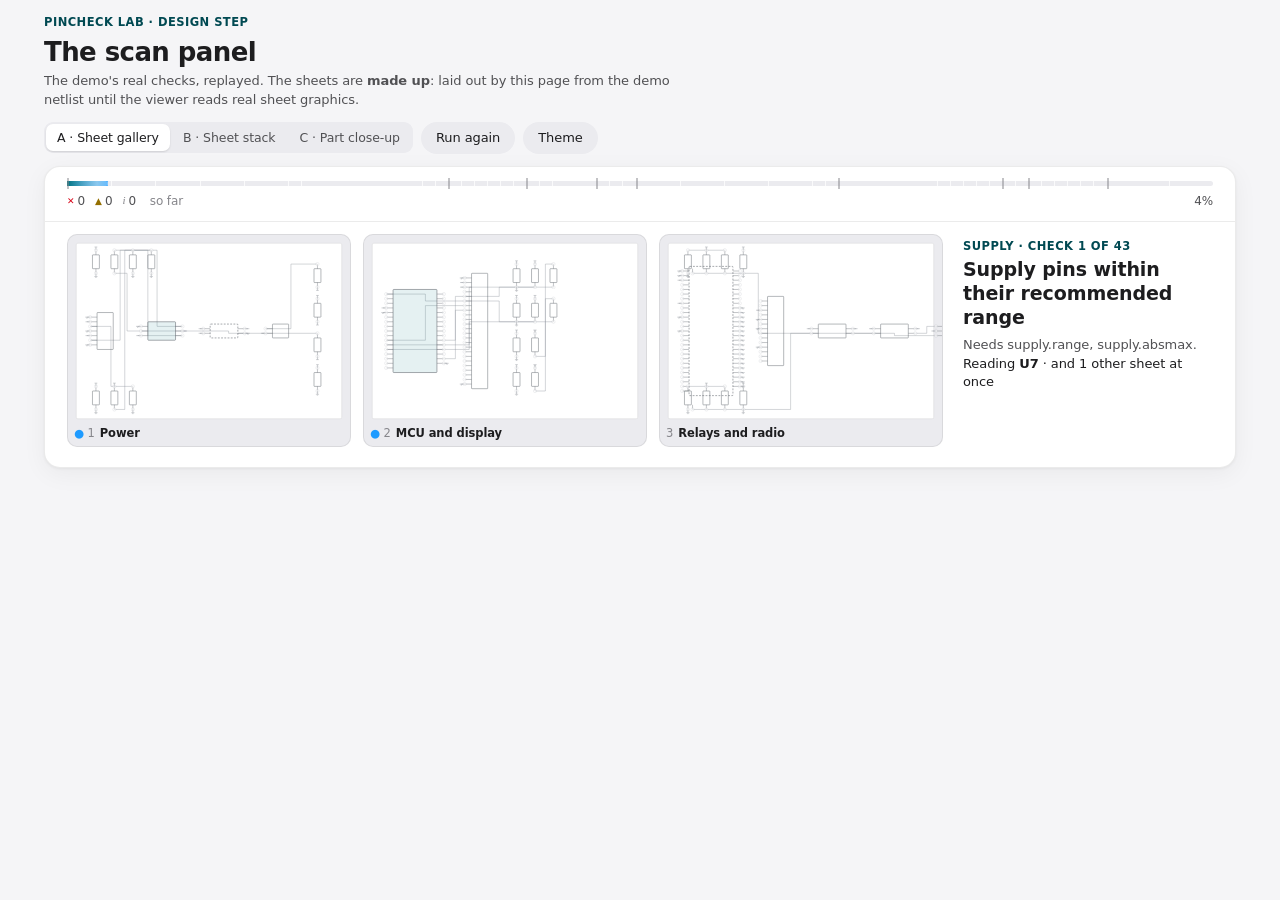
<file: lab/scan-panel.html>
<!DOCTYPE html>
<html lang="en">
<head>
<meta charset="UTF-8">
<!-- Design lab: the panel that shows what Pincheck is scanning while its checks run. Three directions,
     one engine. Not loaded by the tool. The sheets drawn here are laid out by this page from the demo
     netlist (made up), standing in for the sheet graphics the schematic viewer will read. -->
<meta http-equiv="Content-Security-Policy" content="default-src 'self'; script-src 'self'; style-src 'self' 'unsafe-inline'; img-src 'self' data:">
<meta name="viewport" content="width=device-width, initial-scale=1.0">
<meta name="color-scheme" content="light dark">
<title>Pincheck lab · Scan panel</title>
<link rel="stylesheet" href="../assets/suite.css">
<link rel="stylesheet" href="scan-panel.css">
</head>
<body class="sp-body">
<header class="sp-lab-head">
  <div>
    <div class="eyebrow">Pincheck lab · design step</div>
    <h1 class="page-title">The scan panel</h1>
    <p class="sp-lab-note">The demo's real checks, replayed. The sheets are <b>made up</b>: laid out by this page from the demo netlist until the viewer reads real sheet graphics.</p>
  </div>
  <div class="sp-lab-ctl">
    <div class="seg" role="tablist" id="sp-dir">
      <button data-dir="gallery">A · Sheet gallery</button>
      <button data-dir="stack">B · Sheet stack</button>
      <button data-dir="closeup">C · Part close-up</button>
    </div>
    <button class="btn" id="sp-replay">Run again</button>
    <button class="btn" id="sp-theme" title="Light or dark">Theme</button>
  </div>
</header>
<main class="sp-main"><section class="sp-panel card" id="sp-panel"></section><p id="sp-status" class="sp-sr" aria-live="polite"></p></main>
<script src="../assets/cfb.js"></script>
<script src="../assets/schdoc.js"></script>
<script src="../assets/kicad.js"></script>
<script src="../assets/protel.js"></script>
<script src="../assets/design.js"></script>
<script src="../assets/params.js"></script>
<script src="../assets/library.js"></script>
<script src="../assets/checks.js"></script>
<script src="scan-panel.js"></script>
</body>
</html>
</file>
<file: assets/suite.css>
/* Vendored from ee_design_review/assets/styles.css (Signoff EE) so Pincheck shares the suite's tokens and components.
   Do not edit here: re-copy with tools/sync_suite_css.py when Signoff EE's stylesheet changes. */
/* Shared Signoff engine (EE, ME and FW). Edit it in ee_design_review only; me_design_review and
   fw_design_review vendor it unchanged with tools/sync_engine.py. Tool specifics go in assets/config.js. */
/* Signoff — design review tool. Light/dark tokens, then layout, then components. */

:root {
  --bg: #f5f5f7;
  --bg-elev: #ffffff;
  --bg-sunk: #ebebef;
  --sidebar: rgba(246, 246, 248, 0.82);
  --toolbar: rgba(255, 255, 255, 0.78);
  --text: #1d1d1f;
  --text-2: #515154;
  --text-3: #86868b;
  --hair: rgba(0, 0, 0, 0.08);
  --hair-2: rgba(0, 0, 0, 0.14);
  --accent: #00727f;
  --accent-ink: #004952;
  --accent-soft: rgba(0, 114, 127, 0.10);
  --pass: #248a3d;
  --pass-soft: rgba(52, 199, 89, 0.14);
  --issue: #d70015;
  --issue-soft: rgba(255, 59, 48, 0.12);
  --warn: #946f00;
  --warn-soft: rgba(255, 214, 10, 0.22);
  --on-warn: #fff;
  /* Severities tell apart without hue (Chris is colorblind): errors are striped, warnings dotted.
     The *-hatch tokens overlay a soft tint, the *-fill-hatch tokens a solid fill, e.g.
     background: var(--warn-hatch), var(--warn-soft). */
  --issue-hatch: repeating-linear-gradient(-45deg, rgba(215, 0, 21, 0.22) 0 1.5px, transparent 1.5px 6px);
  --warn-hatch: radial-gradient(circle, rgba(148, 111, 0, 0.42) 0 0.8px, transparent 1.3px) 0 0 / 5px 5px;
  --issue-fill-hatch: repeating-linear-gradient(-45deg, rgba(255, 255, 255, 0.45) 0 1px, transparent 1px 4px);
  --warn-fill-hatch: radial-gradient(circle, rgba(255, 255, 255, 0.55) 0 0.7px, transparent 1.1px) 0 0 / 3px 3px;
  --na: #8e8e93;
  --na-soft: rgba(142, 142, 147, 0.14);
  --sev-critical: #d70015;
  --sev-major: #e07800;
  --sev-minor: #a1a1a6;
  --shadow-sm: 0 1px 2px rgba(0, 0, 0, 0.04), 0 1px 1px rgba(0, 0, 0, 0.03);
  --shadow: 0 1px 3px rgba(0, 0, 0, 0.05), 0 6px 24px rgba(0, 0, 0, 0.05);
  --shadow-lg: 0 24px 64px rgba(0, 0, 0, 0.18), 0 2px 8px rgba(0, 0, 0, 0.08);
  --radius: 14px;
  --radius-sm: 9px;
  --sans: -apple-system, BlinkMacSystemFont, "SF Pro Text", "Inter", "Segoe UI Variable Text", "Segoe UI", system-ui, sans-serif;
  --display: -apple-system, BlinkMacSystemFont, "SF Pro Display", "Inter", "Segoe UI Variable Display", "Segoe UI", system-ui, sans-serif;
  --mono: ui-monospace, "SF Mono", "Cascadia Code", Consolas, monospace;
  --ease: cubic-bezier(0.2, 0.8, 0.2, 1);
  color-scheme: light;
}

@media (prefers-color-scheme: dark) {
  :root:not([data-theme="light"]) {
    --bg: #000000;
    --bg-elev: #1c1c1e;
    --bg-sunk: #2c2c2e;
    --sidebar: rgba(28, 28, 30, 0.82);
    --toolbar: rgba(22, 22, 24, 0.78);
    --text: #f5f5f7;
    --text-2: #c7c7cc;
    --text-3: #8e8e93;
    --hair: rgba(255, 255, 255, 0.09);
    --hair-2: rgba(255, 255, 255, 0.16);
    --accent: #3fc1cf;
    --accent-ink: #7fd8e2;
    --accent-soft: rgba(63, 193, 207, 0.14);
    --pass: #30d158;
    --pass-soft: rgba(48, 209, 88, 0.16);
    --issue: #ff453a;
    --issue-soft: rgba(255, 69, 58, 0.16);
    --warn: #ffd60a;
    --warn-soft: rgba(255, 214, 10, 0.14);
    --on-warn: #1c1c1e;
    --issue-hatch: repeating-linear-gradient(-45deg, rgba(255, 69, 58, 0.26) 0 1.5px, transparent 1.5px 6px);
    --warn-hatch: radial-gradient(circle, rgba(255, 214, 10, 0.4) 0 0.8px, transparent 1.3px) 0 0 / 5px 5px;
    --issue-fill-hatch: repeating-linear-gradient(-45deg, rgba(255, 255, 255, 0.45) 0 1px, transparent 1px 4px);
    --warn-fill-hatch: radial-gradient(circle, rgba(0, 0, 0, 0.4) 0 0.7px, transparent 1.1px) 0 0 / 3px 3px;
    --na-soft: rgba(142, 142, 147, 0.2);
    --sev-minor: #636366;
    --shadow-sm: none;
    --shadow: 0 0 0 1px rgba(255, 255, 255, 0.06);
    --shadow-lg: 0 24px 64px rgba(0, 0, 0, 0.6), 0 0 0 1px rgba(255, 255, 255, 0.08);
    color-scheme: dark;
  }
}
:root[data-theme="dark"] {
  --bg: #000000;
  --bg-elev: #1c1c1e;
  --bg-sunk: #2c2c2e;
  --sidebar: rgba(28, 28, 30, 0.82);
  --toolbar: rgba(22, 22, 24, 0.78);
  --text: #f5f5f7;
  --text-2: #c7c7cc;
  --text-3: #8e8e93;
  --hair: rgba(255, 255, 255, 0.09);
  --hair-2: rgba(255, 255, 255, 0.16);
  --accent: #3fc1cf;
  --accent-ink: #7fd8e2;
  --accent-soft: rgba(63, 193, 207, 0.14);
  --pass: #30d158;
  --pass-soft: rgba(48, 209, 88, 0.16);
  --issue: #ff453a;
  --issue-soft: rgba(255, 69, 58, 0.16);
  --warn: #ffd60a;
  --warn-soft: rgba(255, 214, 10, 0.14);
  --on-warn: #1c1c1e;
  --issue-hatch: repeating-linear-gradient(-45deg, rgba(255, 69, 58, 0.26) 0 1.5px, transparent 1.5px 6px);
  --warn-hatch: radial-gradient(circle, rgba(255, 214, 10, 0.4) 0 0.8px, transparent 1.3px) 0 0 / 5px 5px;
  --issue-fill-hatch: repeating-linear-gradient(-45deg, rgba(255, 255, 255, 0.45) 0 1px, transparent 1px 4px);
  --warn-fill-hatch: radial-gradient(circle, rgba(0, 0, 0, 0.4) 0 0.7px, transparent 1.1px) 0 0 / 3px 3px;
  --na-soft: rgba(142, 142, 147, 0.2);
  --sev-minor: #636366;
  --shadow-sm: none;
  --shadow: 0 0 0 1px rgba(255, 255, 255, 0.06);
  --shadow-lg: 0 24px 64px rgba(0, 0, 0, 0.6), 0 0 0 1px rgba(255, 255, 255, 0.08);
  color-scheme: dark;
}

* { box-sizing: border-box; }
html, body { margin: 0; height: 100%; }
body {
  background: var(--bg);
  color: var(--text);
  font: 14px/1.45 var(--sans);
  -webkit-font-smoothing: antialiased;
  letter-spacing: -0.006em;
}
button, input, select, textarea { font: inherit; color: inherit; letter-spacing: inherit; }
button { cursor: pointer; }
[hidden] { display: none !important; }
:focus-visible { outline: 3px solid var(--accent-soft); outline-offset: 1px; border-radius: 6px; }
::selection { background: var(--accent-soft); }

/* ── App layout ── */
.app { display: grid; grid-template-columns: 272px 1fr; height: 100vh; height: 100dvh; }
/* The banner wraps to several lines on a phone, so the app takes what's left instead of a fixed 33px. */
body.has-banner { display: flex; flex-direction: column; height: 100vh; height: 100dvh; }
body.has-banner .demo-banner { flex: none; }
body.has-banner .app { flex: 1; min-height: 0; height: auto; }
.sidebar {
  background: var(--sidebar);
  backdrop-filter: saturate(180%) blur(24px);
  -webkit-backdrop-filter: saturate(180%) blur(24px);
  border-right: 1px solid var(--hair);
  display: flex; flex-direction: column; min-height: 0;
}
.main { position: relative; overflow: auto; min-width: 0; scroll-behavior: smooth; }

/* ── Sidebar ── */
.brand { display: flex; align-items: center; gap: 10px; padding: 20px 18px 14px; }
/* A touch taller than the name and subtitle beside it (44 px when the subtitle wraps). */
.brand-mark { width: 46px; height: 46px; border-radius: 12px; background: #004952; display: grid; place-items: center; flex: none; }
.brand-mark svg { width: 17px; height: 28px; }
.brand-text { line-height: 1.1; }
.brand-name { font: 600 15px/1.1 var(--display); letter-spacing: -0.01em; }
.brand-sub { font-size: 11px; color: var(--text-3); letter-spacing: 0.08em; text-transform: uppercase; margin-top: 3px; }

.side-search { margin: 0 14px 10px; position: relative; }
.side-search input {
  width: 100%; border: none; border-radius: 9px; padding: 7px 10px 7px 30px;
  background: var(--bg-sunk); font-size: 13px; outline: none;
}
.side-search svg { position: absolute; left: 10px; top: 50%; transform: translateY(-50%); width: 13px; height: 13px; color: var(--text-3); }

.side-head { display: flex; align-items: center; justify-content: space-between; padding: 8px 18px 6px; }
.side-head .side-fold { margin-left: auto; }
.side-label { font-size: 11px; font-weight: 600; color: var(--text-3); text-transform: uppercase; letter-spacing: 0.06em; }
.side-list { flex: 1; overflow-y: auto; overflow-x: hidden; padding: 2px 10px 12px; }
.proj {
  display: flex; align-items: center; gap: 10px; width: 100%; text-align: left;
  border: none; background: transparent; border-radius: 9px; padding: 8px 10px; margin-bottom: 1px;
  transition: background 0.15s;
}
.proj:hover { background: var(--hair); }
.proj.active { background: var(--accent); color: #fff; }
.proj.active .proj-sub { color: rgba(255, 255, 255, 0.75); }
.proj-body { flex: 1; min-width: 0; overflow: hidden; }
/* Block-level, or the ellipsis never applies and long names run past the row to the panel edge. */
.proj-name { display: block; font-weight: 500; font-size: 13.5px; white-space: nowrap; overflow: hidden; text-overflow: ellipsis; }
.proj-sub { display: block; font-size: 12px; color: var(--text-3); white-space: nowrap; overflow: hidden; text-overflow: ellipsis; }
.proj-dirty { width: 7px; height: 7px; border-radius: 50%; background: var(--warn); flex: none; }
.proj.active .proj-dirty { background: #fff; }
.side-empty { color: var(--text-3); font-size: 13px; padding: 12px 10px; }
.side-archived { margin-top: 10px; }
.side-group + .side-group { margin-top: 6px; }
.side-group-head { display: flex; align-items: center; gap: 6px; width: 100%; padding: 6px 8px 4px; border: 0; border-radius: 6px; background: none; color: var(--text-3); font: inherit; font-size: 11px; font-weight: 600; text-transform: uppercase; letter-spacing: 0.06em; text-align: left; cursor: pointer; }
.side-group-head:hover { color: var(--text-2); }
.side-group-head svg { width: 12px; height: 12px; flex: none; transition: transform 0.15s; }
.side-group-head[aria-expanded="false"] svg { transform: rotate(-90deg); }
.side-group-name { flex: 1; min-width: 0; overflow: hidden; white-space: nowrap; text-overflow: ellipsis; }
.side-group-count { font-weight: 500; letter-spacing: 0; }

.side-foot { border-top: 1px solid var(--hair); padding: 10px 12px; display: flex; align-items: center; gap: 8px; }
.sync-pill {
  flex: 1; display: flex; align-items: center; gap: 8px; border: none; background: transparent;
  border-radius: 9px; padding: 7px 8px; text-align: left; min-width: 0;
}
.sync-pill:hover { background: var(--hair); }
.sync-dot { width: 8px; height: 8px; border-radius: 50%; background: var(--text-3); flex: none; }
.sync-dot[data-tone="ok"] { background: var(--pass); }
.sync-dot[data-tone="warn"] { background: var(--warn); }
.sync-dot[data-tone="error"] { background: var(--issue); }
.sync-dot[data-tone="busy"] { background: var(--accent); animation: pulse 1s infinite; }
@keyframes pulse { 50% { opacity: 0.3; } }
.sync-text { min-width: 0; line-height: 1.25; display: flex; flex-direction: column; }
.sync-title { font-size: 12.5px; font-weight: 500; white-space: nowrap; overflow: hidden; text-overflow: ellipsis; }
.sync-sub { font-size: 11px; color: var(--text-3); white-space: nowrap; overflow: hidden; text-overflow: ellipsis; }
/* The signed-in GitHub account, on the pill's second line: who this page is acting as, at a glance. */
.sync-sub.sync-who { font-size: 12.5px; font-weight: 600; color: var(--text-2); }

/* ── Buttons ── */
.btn {
  display: inline-flex; align-items: center; justify-content: center; gap: 6px;
  border: none; border-radius: 980px; padding: 7px 15px; font-size: 13px; font-weight: 500;
  background: var(--bg-sunk); color: var(--text); white-space: nowrap;
  transition: background 0.15s, transform 0.1s, opacity 0.15s;
}
.btn:hover { background: var(--hair-2); }
.btn:active { transform: scale(0.97); }
.btn:disabled { opacity: 0.45; pointer-events: none; }
.btn-primary { background: var(--accent); color: #fff; }
.btn-primary:hover { background: var(--accent-ink); }
:root[data-theme="dark"] .btn-primary:hover { background: #2aa7b5; }
.btn-plain { background: transparent; color: var(--accent); padding-left: 8px; padding-right: 8px; }
.btn-plain:hover { background: var(--accent-soft); }
.btn-danger { background: var(--issue-soft); color: var(--issue); }
.btn-danger:hover { background: var(--issue); color: #fff; }
.btn svg { width: 15px; height: 15px; }
.icon-btn {
  width: 30px; height: 30px; border-radius: 8px; border: none; background: transparent; color: var(--text-2);
  display: inline-grid; place-items: center; flex: none; transition: background 0.15s;
}
.icon-btn:hover { background: var(--hair); color: var(--text); }
.icon-btn svg { width: 17px; height: 17px; }
.badge { min-width: 18px; height: 18px; padding: 0 5px; border-radius: 9px; background: var(--warn); color: var(--on-warn); font-size: 11px; font-weight: 600; display: inline-grid; place-items: center; }

/* ── Toolbar ── */
.toolbar {
  position: sticky; top: 0; z-index: 20; height: 56px;
  display: flex; align-items: center; gap: 12px; padding: 0 28px;
  background: var(--toolbar);
  backdrop-filter: saturate(180%) blur(20px);
  -webkit-backdrop-filter: saturate(180%) blur(20px);
  border-bottom: 1px solid var(--hair);
}
.toolbar-title { display: none; font: 600 15px var(--display); flex: none; max-width: 32ch; white-space: nowrap; overflow: hidden; text-overflow: ellipsis; opacity: 0; transition: opacity 0.2s; }
.toolbar.scrolled .toolbar-title { opacity: 1; }
.toolbar-center { flex: 1; display: flex; justify-content: flex-start; min-width: 0; }
.toolbar-actions { display: flex; gap: 6px; align-items: center; flex: none; }
.menu-toggle { display: none; }

/* Segmented control */
.seg {
  display: inline-flex; background: var(--bg-sunk); border-radius: 9px; padding: 2px; gap: 2px;
  max-width: 100%; overflow-x: auto; scrollbar-width: none;
}
.seg::-webkit-scrollbar { display: none; }
.seg button {
  border: none; background: transparent; border-radius: 7px; padding: 4px 11px; font-size: 12.5px; font-weight: 500;
  color: var(--text-2); white-space: nowrap; transition: background 0.15s, color 0.15s, box-shadow 0.15s;
  display: inline-flex; align-items: center; gap: 6px;
}
.seg button:hover { color: var(--text); }
.seg button.on { background: var(--bg-elev); color: var(--text); box-shadow: 0 1px 3px rgba(0, 0, 0, 0.12), 0 0 0 0.5px rgba(0, 0, 0, 0.04); }
.seg .count { font-size: 11px; color: var(--text-3); font-variant-numeric: tabular-nums; }
.seg button .dot { width: 6px; height: 6px; border-radius: 50%; background: var(--issue); }

/* ── Page ── */
.page { max-width: 1060px; margin: 0 auto; padding: 36px 32px 120px; }
.eyebrow { font-size: 12px; font-weight: 600; color: var(--accent); letter-spacing: 0.04em; text-transform: uppercase; margin-bottom: 6px; }
.page-title { font: 700 34px/1.12 var(--display); letter-spacing: -0.022em; margin: 0 0 8px; }
.page-sub { color: var(--text-2); font-size: 15px; display: flex; flex-wrap: wrap; gap: 6px 14px; align-items: center; }
.page-sub .sep { color: var(--text-3); margin: 0 7px; }
.chips { display: flex; flex-wrap: wrap; gap: 6px; }
.chip { font-size: 12px; padding: 3px 10px; border-radius: 980px; background: var(--bg-sunk); color: var(--text-2); white-space: nowrap; }
.chip.accent { background: var(--accent-soft); color: var(--accent-ink); }
.page-head { display: flex; gap: 24px; align-items: flex-start; justify-content: space-between; margin-bottom: 28px; }
.page-head-text { min-width: 0; flex: 1; }
/* A board's picture beside the progress ring, when a checker stored one (Fabcheck's previews) */
.head-visual { display: flex; align-items: center; gap: 22px; flex: none; }
.head-pic { position: relative; }
.head-pic:empty { display: none; }
.head-pic-img { display: block; padding: 0; border: none; background: none; border-radius: 10px; }
button.head-pic-img { cursor: pointer; }
.head-pic-img img { display: block; width: 240px; max-width: 38vw; max-height: 150px; object-fit: contain; filter: drop-shadow(0 10px 18px rgba(0, 0, 0, 0.22)); transition: transform 0.2s var(--ease); }
button.head-pic-img:hover img { transform: translateY(-2px) scale(1.02); }
.head-pic .seg { position: absolute; right: 0; bottom: -10px; opacity: 0; transition: opacity 0.15s; }
.head-pic:hover .seg, .head-pic:focus-within .seg { opacity: 1; }
.head-pic .seg button { padding: 2px 8px; font-size: 11px; }
/* Part models (config.previews.models, Signoff ME): the 3D side, who stored the model, and its actions,
   under the picture. With them the side toggle sits under the picture too. */
.head-3d { display: block; width: 240px; max-width: 38vw; height: 150px; border-radius: 10px; cursor: grab; touch-action: none; }
.head-pic:has(.head-pic-by, .head-pic-acts) { display: flex; flex-direction: column; align-items: center; gap: 6px; }
.head-pic:has(.head-pic-by) .seg { position: static; opacity: 1; }
.head-pic-by { font-size: 11.5px; color: var(--text-2); text-align: center; max-width: 260px; }
.head-pic-part { font: inherit; font-size: 11.5px; padding: 1px 4px; border-radius: 6px; border: 1px solid var(--hair-2); background: var(--bg-elev); color: var(--text); }
.head-pic-acts { display: flex; gap: 6px; flex-wrap: wrap; justify-content: center; }
/* Touch screens: the side toggle sits under the picture, not over it. */
@media (hover: none) {
  .head-pic { display: flex; flex-direction: column; align-items: center; gap: 8px; }
  .head-pic .seg { position: static; opacity: 1; }
}

/* Cards */
.card { background: var(--bg-elev); border-radius: var(--radius); box-shadow: var(--shadow); }
.grid { display: grid; gap: 14px; }
.grid-4 { grid-template-columns: repeat(4, 1fr); }
.grid-3 { grid-template-columns: repeat(auto-fill, minmax(290px, 1fr)); }
.stat { padding: 16px 18px; }
.stat-num { font: 600 28px/1 var(--display); font-variant-numeric: tabular-nums; letter-spacing: -0.02em; }
.stat-label { font-size: 12.5px; color: var(--text-3); margin-top: 6px; }
.stat.pass .stat-num { color: var(--pass); }
.stat.issue .stat-num { color: var(--issue); }
.stat-link { border: none; text-align: left; font: inherit; color: inherit; transition: transform 0.2s var(--ease), box-shadow 0.2s; }
.stat-link:hover { transform: translateY(-2px); box-shadow: var(--shadow-lg); }
.section-title { font: 600 19px var(--display); letter-spacing: -0.012em; margin: 36px 0 14px; display: flex; align-items: center; justify-content: space-between; gap: 12px; }

.cl-card { padding: 18px; border: none; text-align: left; display: flex; flex-direction: column; gap: 14px; transition: transform 0.2s var(--ease), box-shadow 0.2s; }
.cl-card:hover { transform: translateY(-2px); box-shadow: var(--shadow-lg); }
.cl-card-top { display: flex; justify-content: space-between; align-items: flex-start; gap: 10px; }
.cl-card-title { font: 600 16px var(--display); }
.cl-card-desc { font-size: 12.5px; color: var(--text-3); margin-top: 3px; line-height: 1.35; display: -webkit-box; -webkit-line-clamp: 2; -webkit-box-orient: vertical; overflow: hidden; }
.cl-card-top > div:first-child { min-width: 0; }
.cl-card-foot { display: flex; gap: 12px; font-size: 12px; color: var(--text-2); font-variant-numeric: tabular-nums; }
.cl-card-foot b { font-weight: 600; }
.bar { height: 6px; border-radius: 3px; background: var(--bg-sunk); overflow: hidden; display: flex; }
.bar i { display: block; height: 100%; transition: width 0.4s var(--ease); }
.bar .b-pass { background: var(--pass); }
.bar .b-issue { background: var(--issue-fill-hatch), var(--issue); }
.bar .b-na { background: var(--na); opacity: 0.45; }

/* Progress ring */
.ring { position: relative; flex: none; }
.ring svg { display: block; transform: rotate(-90deg); }
.ring-track { stroke: var(--bg-sunk); }
.ring-val { stroke: var(--accent); transition: stroke-dashoffset 0.6s var(--ease); }
.ring-label { position: absolute; inset: 0; display: grid; place-items: center; text-align: center; font-variant-numeric: tabular-nums; }
.ring-label b { font: 600 22px/1 var(--display); letter-spacing: -0.02em; display: block; }
.ring-label span { font-size: 11px; color: var(--text-3); }

/* ── Checklist view ── */
.cl-head { display: flex; align-items: flex-end; justify-content: space-between; gap: 20px; margin-bottom: 18px; }
.filters { display: flex; gap: 10px; align-items: center; flex-wrap: wrap; margin-bottom: 18px; }
.search { position: relative; flex: 1; min-width: 180px; max-width: 320px; }
.search input { width: 100%; border: none; border-radius: 9px; padding: 7px 10px 7px 30px; background: var(--bg-elev); box-shadow: var(--shadow-sm), inset 0 0 0 1px var(--hair); font-size: 13px; outline: none; }
.search input:focus { box-shadow: inset 0 0 0 2px var(--accent); }
.search svg { position: absolute; left: 10px; top: 50%; transform: translateY(-50%); width: 13px; height: 13px; color: var(--text-3); }

.sec { margin-bottom: 14px; overflow: hidden; }
.sec-head { display: flex; align-items: center; gap: 12px; padding: 14px 16px 14px 18px; cursor: pointer; user-select: none; }
.sec-chev { width: 14px; height: 14px; color: var(--text-3); transition: transform 0.2s var(--ease); flex: none; }
.sec.collapsed .sec-chev { transform: rotate(-90deg); }
.sec-title { font: 600 15px var(--display); flex: 1; min-width: 0; letter-spacing: -0.01em; }
.sec-title small { font: 400 12px var(--sans); color: var(--text-3); margin-left: 8px; }
.sec-meta { display: flex; align-items: center; gap: 10px; font-size: 12px; color: var(--text-3); font-variant-numeric: tabular-nums; flex: none; }
.sec-meta .bar { width: 72px; }
.sec-na { font-size: 11.5px; padding: 3px 9px; border-radius: 980px; border: none; background: transparent; color: var(--text-3); }
.sec-na:hover { background: var(--bg-sunk); color: var(--text); }
.sec-na.on { background: var(--na-soft); color: var(--text-2); }
.sec-pass { display: inline-flex; align-items: center; gap: 4px; }
.sec-pass svg { width: 11px; height: 11px; flex: none; }
.sec-pass:hover { color: var(--pass); }
.sec.collapsed .sec-body { display: none; }
.sec.is-na .sec-title { color: var(--text-3); }
.sec-body { border-top: 1px solid var(--hair); }

.item {
  display: grid; grid-template-columns: auto 1fr auto; gap: 12px; align-items: start;
  padding: 11px 16px 11px 18px; border-bottom: 1px solid var(--hair); cursor: pointer;
  transition: background 0.12s;
}
.item:last-child { border-bottom: none; }
.item:hover { background: rgba(127, 127, 127, 0.05); }
.item.sel { background: var(--accent-soft); }
.item.st-na .item-text, .item.st-pass .item-text { color: var(--text-3); }
.item.st-pass .item-text { text-decoration: none; }
.item-text { font-size: 14px; line-height: 1.4; padding-top: 2px; }
.item-sub { display: flex; flex-wrap: wrap; gap: 6px; align-items: center; margin-top: 5px; font-size: 11.5px; color: var(--text-3); }
.item-sub:empty { display: none; }
.sev { display: inline-flex; align-items: center; gap: 4px; }
.sev::before { content: ""; width: 6px; height: 6px; border-radius: 50%; background: var(--sev-minor); }
.sev.critical::before { background: var(--sev-critical); }
.sev.major::before { background: var(--sev-major); }
.tag { padding: 1px 7px; border-radius: 5px; background: var(--bg-sunk); }
.res { padding: 1px 7px; border-radius: 5px; font-weight: 500; }
.res.fixed { background: var(--pass-soft); color: var(--pass); }
.res.waived { background: var(--na-soft); color: var(--text-2); }
.res.open { background: var(--issue-hatch), var(--issue-soft); color: var(--issue); }
.item-right { display: flex; align-items: center; gap: 8px; padding-top: 1px; }
.cmt-count { display: inline-flex; align-items: center; gap: 3px; font-size: 12px; color: var(--text-3); font-variant-numeric: tabular-nums; }
.cmt-count svg { width: 13px; height: 13px; }

/* Status control: a round checkbox plus quick actions on hover */
.status { width: 22px; height: 22px; border-radius: 50%; border: 1.5px solid var(--hair-2); background: transparent; display: grid; place-items: center; padding: 0; transition: all 0.15s; margin-top: 1px; }
.status:hover { border-color: var(--pass); }
.status svg { width: 12px; height: 12px; opacity: 0; color: #fff; }
.status.pass { background: var(--pass); border-color: var(--pass); }
.status.pass svg.i-check { opacity: 1; }
.status.issue { background: var(--issue); border-color: var(--issue); }
.status.issue svg.i-bang { opacity: 1; }
.status.na { background: var(--na-soft); border-color: transparent; }
.status.na svg.i-dash { opacity: 1; color: var(--text-3); }
.status svg { position: absolute; }
.status { position: relative; }
.item { position: relative; }
.quick { position: absolute; right: 52px; top: 8px; display: flex; gap: 2px; padding: 2px; border-radius: 9px; background: var(--bg-elev); box-shadow: var(--shadow); opacity: 0; pointer-events: none; transition: opacity 0.12s; }
.item:hover .quick { opacity: 1; pointer-events: auto; }
.quick button { border: none; background: transparent; border-radius: 6px; padding: 3px 7px; font-size: 11.5px; color: var(--text-3); font-weight: 500; }
.quick button:hover { background: var(--bg-sunk); color: var(--text); }
.quick .q-issue:hover { color: var(--issue); background: var(--issue-soft); }
.quick .q-pass:hover { color: var(--pass); background: var(--pass-soft); }

.hidden-rows { padding: 9px 18px; font-size: 12.5px; color: var(--text-3); border-top: 1px solid var(--hair); display: flex; align-items: center; justify-content: space-between; }
.hidden-rows button { border: none; background: transparent; color: var(--accent); font-size: 12.5px; padding: 2px 6px; border-radius: 6px; }
.hidden-rows button:hover { background: var(--accent-soft); }
.item.auto-na { opacity: 0.6; }
.add-row { padding: 8px 18px 12px; border-top: 1px solid var(--hair); }
.add-row input { width: 100%; border: none; background: transparent; outline: none; padding: 6px 0; font-size: 13.5px; }
.add-row input::placeholder { color: var(--text-3); }

.empty { text-align: center; padding: 72px 20px; color: var(--text-3); }
.empty h2 { font: 600 22px var(--display); color: var(--text); margin: 14px 0 6px; letter-spacing: -0.015em; }
.empty p { margin: 0 auto 20px; max-width: 46ch; }
.empty-art { width: 64px; height: 64px; border-radius: 18px; background: var(--accent-soft); color: var(--accent); display: inline-grid; place-items: center; }
.empty-art svg { width: 30px; height: 30px; }

/* ── Inspector (item detail) ── */
.inspector {
  position: fixed; top: 12px; right: 12px; bottom: 12px; width: 400px; z-index: 40;
  background: var(--bg-elev); border-radius: 18px; box-shadow: var(--shadow-lg);
  display: flex; flex-direction: column; transform: translateX(calc(100% + 24px)); transition: transform 0.32s var(--ease);
}
.inspector.open { transform: none; }
.insp-head { display: flex; align-items: center; justify-content: space-between; padding: 14px 14px 4px 20px; }
.insp-crumb { font-size: 12px; color: var(--text-3); white-space: nowrap; overflow: hidden; text-overflow: ellipsis; }
.insp-body { flex: 1; overflow: auto; padding: 6px 20px 20px; }
.insp-title { font: 600 18px/1.3 var(--display); letter-spacing: -0.012em; margin: 6px 0 12px; }
.insp-title[contenteditable="true"] { outline: none; border-radius: 6px; box-shadow: 0 0 0 2px var(--accent-soft); padding: 2px 4px; margin-left: -4px; }
.hint { font-size: 13.5px; color: var(--text-2); background: var(--bg-sunk); border-radius: 10px; padding: 11px 13px; margin-bottom: 16px; line-height: 1.5; }
.hint b { display: block; font-size: 11px; text-transform: uppercase; letter-spacing: 0.06em; color: var(--text-3); margin-bottom: 4px; }
.field { margin-bottom: 14px; }
.field > label, .field-label { display: block; font-size: 12px; font-weight: 500; color: var(--text-3); margin-bottom: 6px; }
.seg.full { display: flex; width: 100%; }
.seg.full button { flex: 1; justify-content: center; padding: 6px 8px; }
.seg button.on.s-pass { color: var(--pass); }
.seg button.on.s-issue { color: var(--issue); }
.issue-box { border-radius: 12px; background: var(--issue-hatch), var(--issue-soft); padding: 12px; margin-bottom: 16px; }
.issue-box .field:last-child { margin-bottom: 0; }
.issue-box .seg { background: rgba(255, 255, 255, 0.55); }
:root[data-theme="dark"] .issue-box .seg { background: rgba(0, 0, 0, 0.35); }
@media (prefers-color-scheme: dark) { :root:not([data-theme="light"]) .issue-box .seg { background: rgba(0, 0, 0, 0.35); } }
.input, select.input, textarea.input {
  width: 100%; border: none; border-radius: 9px; padding: 8px 11px; background: var(--bg-sunk); outline: none; font-size: 13.5px;
}
.input:focus { box-shadow: inset 0 0 0 2px var(--accent); }
textarea.input { resize: vertical; min-height: 64px; line-height: 1.45; }
.row2 { display: grid; grid-template-columns: 1fr 1fr; gap: 10px; }
.meta-line { font-size: 11.5px; color: var(--text-3); margin: 4px 0 16px; }

.thread { margin-top: 18px; }
.thread-title { font: 600 14px var(--display); margin-bottom: 10px; display: flex; justify-content: space-between; align-items: center; }
.cmt { display: grid; grid-template-columns: 28px 1fr; gap: 10px; margin-bottom: 14px; }
.avatar { width: 28px; height: 28px; border-radius: 50%; display: grid; place-items: center; font-size: 11px; font-weight: 600; color: #fff; background: var(--accent); }
.cmt-head { display: flex; gap: 8px; align-items: baseline; font-size: 12px; }
.cmt-head b { font-weight: 600; font-size: 12.5px; }
.cmt-head span { color: var(--text-3); }
.cmt-text { font-size: 13.5px; white-space: pre-wrap; word-wrap: break-word; margin-top: 2px; }
.cmt-del { border: none; background: transparent; color: var(--text-3); font-size: 11.5px; padding: 0 4px; margin-left: auto; opacity: 0; border-radius: 4px; }
.cmt:hover .cmt-del { opacity: 1; }
.cmt-del:hover { color: var(--issue); }
.composer { border-top: 1px solid var(--hair); padding: 12px 14px 14px; }
.composer textarea { min-height: 44px; max-height: 160px; }
.composer-foot { display: flex; justify-content: space-between; align-items: flex-end; gap: 10px; margin-top: 8px; font-size: 11.5px; color: var(--text-3); }
.composer-hints { display: flex; flex-direction: column; gap: 2px; }
.composer-hints b { font-weight: 600; color: var(--text-2); }
kbd { font: 500 11px var(--mono); padding: 1px 5px; border-radius: 4px; background: var(--bg-sunk); border: 1px solid var(--hair); }

/* ── Findings table ── */
.table { width: 100%; border-collapse: collapse; }
.table th { text-align: left; font-size: 11.5px; font-weight: 600; color: var(--text-3); text-transform: uppercase; letter-spacing: 0.05em; padding: 12px 14px; border-bottom: 1px solid var(--hair); }
.table td { padding: 12px 14px; border-bottom: 1px solid var(--hair); vertical-align: top; font-size: 13.5px; }
.table tr:last-child td { border-bottom: none; }
.table tbody tr { cursor: pointer; transition: background 0.12s; }
.table tbody tr:hover { background: rgba(127, 127, 127, 0.05); }
.table .muted { color: var(--text-3); font-size: 12.5px; }
/* A wide table scrolls sideways inside its card at any width (the Requirements table clipped beside the
   sidebar), and a soft shade on an edge shows there's more that way: the covers scroll with the table
   (local) and uncover the shades (scroll) once it has moved. */
.card.table-scroll, .spec-table-wrap { overflow-x: auto; overscroll-behavior-x: contain;
  background:
    linear-gradient(to right, var(--bg-elev) 40%, transparent) left center / 28px 100% no-repeat local,
    linear-gradient(to left, var(--bg-elev) 40%, transparent) right center / 28px 100% no-repeat local,
    radial-gradient(farthest-side at 0 50%, color-mix(in srgb, var(--text) 22%, transparent), transparent) left center / 12px 100% no-repeat scroll,
    radial-gradient(farthest-side at 100% 50%, color-mix(in srgb, var(--text) 22%, transparent), transparent) right center / 12px 100% no-repeat scroll,
    var(--bg-elev); }
.table.reqs td:nth-child(2) { min-width: 200px; }
.table.reqs td:nth-child(n+3) { white-space: nowrap; }

/* ── Sheets (modals) ── */
.sheet-wrap {
  position: fixed; inset: 0; z-index: 60; background: rgba(0, 0, 0, 0.28);
  display: grid; place-items: center; padding: 24px; animation: fade 0.2s;
  backdrop-filter: blur(2px);
}
.sheet {
  width: 100%; max-width: 560px; max-height: calc(100vh - 48px); overflow: auto;
  background: var(--bg-elev); border-radius: 18px; box-shadow: var(--shadow-lg);
  animation: rise 0.28s var(--ease);
}
.sheet.wide { max-width: 720px; }
.sheet-head { padding: 22px 24px 6px; }
.sheet-head h2 { font: 600 21px var(--display); margin: 0; letter-spacing: -0.015em; }
.sheet-head p { margin: 6px 0 0; color: var(--text-2); font-size: 13.5px; }
.sheet-body { padding: 14px 24px 8px; }
.sheet-foot { padding: 14px 24px 20px; display: flex; justify-content: flex-end; gap: 8px; align-items: center; }
.sheet-foot .spacer { flex: 1; }
@keyframes fade { from { opacity: 0; } }
@keyframes rise { from { opacity: 0; transform: translateY(12px) scale(0.98); } }

/* ── People & access: one sheet over any Signoff page (signoff/assets/people.js), a tab per review
   tool. It sits under person sheets, menus and toasts (z-index 60 and up) and over the sidebar. ── */
.people-wrap {
  position: fixed; inset: 0; z-index: 55; background: rgba(0, 0, 0, 0.28);
  display: grid; place-items: center; padding: 24px; animation: fade 0.2s; backdrop-filter: blur(2px);
}
.people-pop {
  width: 100%; max-width: 1120px; height: calc(100vh - 48px); height: calc(100dvh - 48px);
  display: flex; flex-direction: column; overflow: hidden;
  background: var(--bg); border-radius: 18px; box-shadow: var(--shadow-lg); animation: rise 0.28s var(--ease);
}
.people-head {
  display: flex; align-items: center; gap: 14px; padding: 14px 16px 12px 24px;
  border-bottom: 1px solid var(--hair); background: var(--bg-elev);
}
.people-head h2 { font: 600 19px var(--display); margin: 0; letter-spacing: -0.015em; white-space: nowrap; }
.people-head .people-tabs { margin: 0 auto 0 8px; }
.people-body { flex: 1; min-height: 0; position: relative; }
.people-pane { position: absolute; inset: 0; overflow: auto; }
.people-pane[hidden] { display: none; }
.people-pane.framed { overflow: hidden; }
.people-pane iframe { width: 100%; height: 100%; border: 0; display: block; background: var(--bg); }
.people-pane > .page { padding-top: 22px; }
@media (max-width: 860px) {
  .people-wrap { padding: 0; }
  .people-pop { max-width: none; height: 100vh; height: 100dvh; border-radius: 0; }
  .people-head { flex-wrap: wrap; padding: 12px 12px 10px 16px; gap: 8px 10px; }
  .people-head .people-close { margin-left: auto; }
  .people-head .people-tabs { order: 3; margin: 0; width: 100%; }
}
/* A tool showing only its People page inside that sheet (index.html?page=people&embed=1). */
html.embed .sidebar, html.embed .toolbar, html.embed #demo-banner, html.embed .inspector { display: none !important; }
html.embed .app { display: block; }
html.embed .main { height: 100vh; height: 100dvh; overflow: auto; }
html.embed #page > .page { padding-top: 22px; }

/* ── Busy card: a wait that says what it is doing (Open in Fabcheck, Fabcheck's Send). The spinner
   is a transform animation, so it keeps turning while the page's script is busy. ── */
.busy { max-width: 400px; padding: 22px 24px 20px; }
.busy-row { display: flex; gap: 14px; align-items: flex-start; }
.busy-spin {
  width: 22px; height: 22px; flex: none; margin-top: 1px; border-radius: 50%;
  border: 2.5px solid var(--hair-2); border-top-color: var(--accent); animation: busy-spin 0.8s linear infinite;
}
.busy.done .busy-spin, .busy.done .busy-bar { display: none; }
.busy-title { font: 600 16px var(--display); letter-spacing: -0.01em; }
.busy-step { color: var(--text-2); font-size: 13px; margin-top: 4px; min-height: 1.4em; }
.busy-bar { height: 4px; border-radius: 2px; background: var(--bg-sunk); margin-top: 14px; overflow: hidden; }
.busy-bar i { display: block; height: 100%; width: 0; background: var(--accent); border-radius: 2px; transition: width 0.35s var(--ease); }
.busy-acts { display: flex; justify-content: flex-end; gap: 8px; margin-top: 16px; }
.busy-acts:empty { display: none; }
@keyframes busy-spin { to { transform: rotate(360deg); } }

/* A Sync button while a sync runs: the arrows turn and the button breathes, gently. It stays
   clickable-looking but does nothing (sync() ignores a second start). */
.btn.is-syncing { animation: sync-breathe 2.4s ease-in-out infinite; cursor: progress; }
.btn.is-syncing:not(.btn-primary) { color: var(--accent-ink); }
.btn.is-syncing svg { animation: sync-spin 1.2s linear infinite; }
/* The sync icon's arrows point counterclockwise, so it turns that way. */
@keyframes sync-spin { to { transform: rotate(-360deg); } }
@keyframes sync-breathe { 50% { box-shadow: 0 0 0 4px var(--accent-soft); } }
@media (prefers-reduced-motion: reduce) {
  .btn.is-syncing, .btn.is-syncing svg { animation: none; }
}

.pick-grid { display: grid; grid-template-columns: repeat(auto-fill, minmax(150px, 1fr)); gap: 8px; }
.pick {
  border: none; border-radius: 11px; padding: 10px 12px; text-align: left; background: var(--bg-sunk);
  box-shadow: inset 0 0 0 1.5px transparent; transition: box-shadow 0.15s, background 0.15s;
}
.pick b { display: block; font-size: 13px; font-weight: 600; }
.pick span { display: block; font-size: 11.5px; color: var(--text-3); margin-top: 2px; line-height: 1.3; }
.pick.on { background: var(--accent-soft); box-shadow: inset 0 0 0 1.5px var(--accent); }
.pick.on b { color: var(--accent-ink); }
.note { font-size: 12.5px; color: var(--text-3); margin: 6px 0 0; line-height: 1.45; }
.check { display: flex; gap: 8px; align-items: center; font-size: 13px; color: var(--text-2); }
.log { font: 12px/1.5 var(--mono); background: var(--bg-sunk); border-radius: 10px; padding: 10px 12px; max-height: 150px; overflow: auto; white-space: pre-wrap; margin-top: 12px; }
.log .ok { color: var(--pass); }
.log .err { color: var(--issue); }
.log a { color: var(--accent); }

/* Menu */
.menu {
  position: fixed; z-index: 70; min-width: 220px; background: var(--bg-elev); border-radius: 12px;
  box-shadow: var(--shadow-lg); padding: 5px; animation: fade 0.12s;
}
.menu button { display: flex; width: 100%; border: none; background: transparent; text-align: left; padding: 7px 10px; border-radius: 7px; font-size: 13px; gap: 10px; align-items: center; }
.menu button:hover { background: var(--accent); color: #fff; }
.menu button.danger { color: var(--issue); }
.menu button.danger:hover { background: var(--issue); color: #fff; }
.menu hr { border: none; border-top: 1px solid var(--hair); margin: 4px 6px; }

/* What's unsynced: the list above the sidebar's sync pill */
.sync-pop { width: 340px; max-width: calc(100vw - 16px); max-height: min(70vh, 520px); overflow-y: auto; padding: 6px; }
.sync-pop-head { display: flex; justify-content: space-between; align-items: baseline; gap: 8px; padding: 6px 10px 8px; font-size: 13px; font-weight: 600; }
.sync-pop-head small { font-size: 11px; font-weight: 400; color: var(--text-3); }
.sync-pop-group { border-top: 1px solid var(--hair); padding: 4px 0; }
.sync-pop .sync-pop-group button { display: grid; grid-template-columns: auto 1fr; column-gap: 8px; row-gap: 1px; align-items: baseline; padding: 6px 10px; }
.sync-pop-name { grid-column: 1 / -1; font-weight: 600; font-size: 12.5px; min-width: 0; overflow: hidden; text-overflow: ellipsis; white-space: nowrap; }
.sync-pop-name + .sync-pop-badge { grid-column: 1 / -1; justify-self: start; }
.sync-pop-badge { font-size: 10.5px; padding: 1px 6px; border-radius: 980px; background: var(--hair); color: var(--text-2); }
.sync-pop-kind { font-size: 10.5px; text-transform: uppercase; letter-spacing: 0.03em; color: var(--text-3); white-space: nowrap; }
.sync-pop-text { font-size: 12.5px; min-width: 0; overflow-wrap: anywhere; }
.sync-pop-text em { font-style: normal; color: var(--text-3); }
.sync-pop-sub { grid-column: 2; font-size: 11px; color: var(--text-3); }
.sync-pop-name + .sync-pop-sub { grid-column: 1 / -1; }
.sync-pop .sync-pop-group button:hover .sync-pop-kind,
.sync-pop .sync-pop-group button:hover .sync-pop-text em,
.sync-pop .sync-pop-group button:hover .sync-pop-sub { color: rgba(255, 255, 255, 0.8); }
.sync-pop-note { font-size: 11.5px; color: var(--text-3); padding: 4px 10px 6px; }
.sync-details[hidden] { display: none; }

/* Toast */
.toasts { position: fixed; bottom: 22px; left: 50%; transform: translateX(-50%); z-index: 90; display: flex; flex-direction: column; gap: 8px; align-items: center; pointer-events: none; }
.toast { background: rgba(29, 29, 31, 0.92); color: #fff; padding: 9px 16px; border-radius: 980px; font-size: 13px; box-shadow: var(--shadow-lg); animation: rise 0.25s var(--ease); backdrop-filter: blur(12px); pointer-events: auto; }
.toast a { color: #7fd8e2; margin-left: 6px; }
.toast-act { margin-left: 10px; border: none; background: none; padding: 0; color: #7fd8e2; font: 600 13px var(--sans); text-decoration: underline; text-underline-offset: 3px; cursor: pointer; }

.demo-banner { background: linear-gradient(90deg, #004952, #00727f); color: #fff; font-size: 12.5px; padding: 7px 16px; text-align: center; }
.demo-banner button { background: rgba(255, 255, 255, 0.18); color: #fff; border: none; border-radius: 980px; padding: 2px 10px; margin-left: 10px; font-size: 12px; }

.retired { margin-top: 28px; }

/* ── Report (print) ── */
.report { position: fixed; inset: 0; z-index: 80; background: var(--bg); overflow: auto; }
.report-bar { position: sticky; top: 0; display: flex; justify-content: space-between; align-items: center; padding: 12px 24px; background: var(--toolbar); backdrop-filter: blur(20px); border-bottom: 1px solid var(--hair); }
.paper { max-width: 820px; margin: 28px auto 60px; background: #fff; color: #1d1d1f; border-radius: 6px; box-shadow: var(--shadow); padding: 48px 56px; font-size: 12.5px; }
.paper h1 { font: 700 26px/1.15 var(--display); letter-spacing: -0.02em; margin: 0 0 4px; }
.paper h2 { font: 600 15px var(--display); margin: 28px 0 10px; padding-bottom: 6px; border-bottom: 1px solid #e5e5ea; }
.paper .r-head { display: flex; justify-content: space-between; align-items: flex-start; border-bottom: 2px solid #004952; padding-bottom: 18px; margin-bottom: 18px; }
.paper .r-brand { display: flex; align-items: center; gap: 8px; color: #004952; font-weight: 600; letter-spacing: 0.12em; font-size: 11px; }
.paper .r-meta { display: grid; grid-template-columns: repeat(4, 1fr); gap: 10px 18px; margin: 14px 0; }
.paper .r-meta div span { display: block; font-size: 10px; text-transform: uppercase; letter-spacing: 0.06em; color: #86868b; }
.paper table { width: 100%; border-collapse: collapse; }
.paper .r-scroll { overflow-x: auto; overscroll-behavior-x: contain; }
.paper th { text-align: left; font-size: 10px; text-transform: uppercase; letter-spacing: 0.05em; color: #86868b; padding: 6px 8px; border-bottom: 1px solid #d2d2d7; }
.paper td { padding: 7px 8px; border-bottom: 1px solid #ececf0; vertical-align: top; }
.paper .num { text-align: right; font-variant-numeric: tabular-nums; }
.paper .sev::before { width: 7px; height: 7px; }
.paper .r-cmt { color: #515154; font-size: 11.5px; margin-top: 3px; }
.paper .r-foot { margin-top: 36px; font-size: 10.5px; color: #86868b; display: flex; justify-content: space-between; }
.paper .sign { display: grid; grid-template-columns: 1fr 1fr; gap: 36px; margin-top: 40px; }
.paper .sign div { border-top: 1px solid #1d1d1f; padding-top: 6px; font-size: 11px; color: #515154; }

@media print {
  body * { visibility: hidden; }
  .report, .report * { visibility: visible; }
  .report { position: absolute; inset: 0; background: #fff; overflow: visible; }
  .report-bar { display: none; }
  .paper { box-shadow: none; margin: 0; padding: 0; max-width: none; }
  .paper h2 { break-after: avoid; }
  .paper tr { break-inside: avoid; }
  .paper .r-scroll { overflow: visible; }
  @page { margin: 16mm 14mm; }
}

/* ── Narrow screens ── */
@media (max-width: 860px) {
  .app { grid-template-columns: 1fr; }
  .sidebar { position: fixed; inset: 0 auto 0 0; width: 280px; z-index: 50; transform: translateX(-100%); transition: transform 0.28s var(--ease); background: var(--bg-elev); }
  .app.nav-open .sidebar { transform: none; box-shadow: var(--shadow-lg); }
  /* The open menu's scrim: a tap on it closes the menu and goes no further (each tool's app.js). */
  .app.nav-open::after { content: ''; position: fixed; inset: 0; z-index: 49; background: rgba(0, 0, 0, 0.32); }
  .menu-toggle { display: inline-grid; }
  .toolbar { padding: 0 12px; }
  .toolbar-title { display: none; }
  .page { padding: 24px 16px 100px; }
  .page-title { font-size: 27px; }
  .grid-4 { grid-template-columns: repeat(2, 1fr); }
  .page-head { flex-direction: column; }
  .inspector { top: auto; left: 0; right: 0; bottom: 0; width: auto; height: 86vh; border-radius: 18px 18px 0 0; transform: translateY(100%); }
  .quick { display: none; }
  .sec-meta .bar { display: none; }
  .paper .r-meta { grid-template-columns: repeat(2, 1fr); }
  .btn-label { display: none; }
  /* Phones: the page only scrolls up and down; wide pieces scroll inside themselves. */
  .main { overflow-x: hidden; overscroll-behavior-x: none; }
  .filters .seg { flex-wrap: wrap; overflow: visible; }
  .card.table-scroll { overflow-x: auto !important; overscroll-behavior-x: contain; }
  .card.table-scroll .table th, .card.table-scroll .table td { padding: 10px; }
  .card.table-scroll .table.reqs td:nth-child(2) { min-width: 180px; }
}

/* The report on a phone screen. Screen only: a phone's print page is narrow too, and print keeps its own layout. */
@media screen and (max-width: 860px) {
  .report { overflow-x: hidden; overscroll-behavior-x: none; }
  .report-bar { padding: 10px 12px; gap: 8px; }
  .paper { padding: 24px 16px; margin: 12px 8px 40px; }
  .paper .r-scroll { margin: 0 -16px; padding: 0 16px; }
  .paper th { letter-spacing: 0; }
  .paper td { font-size: 12px; }
  .paper th, .paper td { padding-left: 4px; padding-right: 4px; }
}

/* ── People & access ── */
.side-link {
  display: flex; align-items: center; gap: 9px; margin: 0 10px 8px; padding: 7px 10px; border: none; border-radius: 9px;
  background: transparent; color: var(--text-2); font-size: 13px; font-weight: 500; text-align: left;
}
.side-link svg { width: 17px; height: 17px; flex: none; }
.side-link:hover { background: var(--hair); color: var(--text); }
.side-link.active { background: var(--accent); color: #fff; }
.table.people td { vertical-align: middle; }
.table.people tbody tr { cursor: default; }
.table.people .chip { display: inline-block; margin: 2px 2px 2px 0; }
.guide { background: var(--bg-sunk); border-radius: 10px; padding: 10px 13px; margin-bottom: 14px; font-size: 13px; color: var(--text-2); }
.guide summary { cursor: pointer; font-weight: 500; color: var(--text); }
.guide ol { margin: 8px 0 2px; padding-left: 20px; line-height: 1.6; }
.guide a { color: var(--accent); }
/* Settings' way in: Sign in with GitHub, and beside it a gray Use a token instead that drops the
   token panel down under them. */
.signin-row { display: flex; flex-wrap: wrap; align-items: center; gap: 8px; margin: 4px 0 6px; }
.token-toggle::after {
  content: ''; width: 6px; height: 6px; margin: -3px 1px 0 2px; flex: none;
  border-right: 1.6px solid currentColor; border-bottom: 1.6px solid currentColor;
  transform: rotate(45deg); transition: transform 0.15s, margin 0.15s;
}
.token-toggle[aria-expanded="true"] { background: var(--hair-2); }
.token-toggle[aria-expanded="true"]::after { transform: rotate(225deg); margin-top: 3px; }
.token-panel { background: var(--bg-sunk); border-radius: 10px; padding: 12px 13px 4px; margin-bottom: 14px; }
.token-panel[hidden] { display: none; }
.token-panel .guide { background: var(--bg); }
@media (prefers-reduced-motion: reduce) { .token-toggle::after { transition: none; } }

/* ── Dovetail tools switcher (shared with Fabcheck through its vendored suite.css) ── */
.side-tools { padding: 4px 0 6px; }
a.side-link { text-decoration: none; }
.side-link .tool-mark { width: 20px; height: 20px; border-radius: 6px; background: #004952; display: grid; place-items: center; flex: none; }
.side-link .tool-mark svg { width: 12px; height: 12px; }
.side-link .tool-mark-text { color: #fff; font: 700 9px/1 var(--display); letter-spacing: 0.02em; }
.side-link small { display: block; font-size: 11px; color: var(--text-3); font-weight: 400; }
/* Folding (Signoff engine only; app.js setupToolsFold): folded, the switcher is one row of icons. */
.side-tools-toggle { display: flex; align-items: center; gap: 6px; margin: 0 0 0 -4px; padding: 3px 6px 3px 4px; border: none; border-radius: 7px; background: transparent; color: var(--text-3); }
.side-tools-toggle:hover { background: var(--hair); color: var(--text); }
.side-tools-toggle svg { width: 12px; height: 12px; flex: none; transform: rotate(90deg); transition: transform 0.2s var(--ease); }
.side-tools.folded { display: flex; flex-wrap: wrap; align-items: center; gap: 4px; padding: 6px 14px 10px; }
.side-tools.folded .side-head { padding: 0; margin-right: 2px; }
.side-tools.folded .side-tools-toggle { margin: 0; padding: 5px; }
.side-tools.folded .side-tools-toggle svg { transform: none; }
.side-tools.folded .side-tools-toggle .side-label { display: none; }
.side-tools.folded .side-link { margin: 0; padding: 4px; border-radius: 8px; }
.side-tools.folded .side-link > span:not(.tool-mark) { display: none; }
/* From Signoff PL: Parts waiting to be started in this tool. Told apart from reviews by shape, not
   hue: an empty dashed ring where a review's progress ring sits, and a Start pill. */
.from-pl { margin-bottom: 6px; }
.from-pl-head { cursor: default; }
.pl-wait-ring { width: 22px; height: 22px; margin: 2px; border-radius: 50%; border: 1.5px dashed var(--accent); flex: none; }
.pl-wait-start { flex: none; font-size: 11px; font-weight: 600; padding: 2px 8px; border-radius: 9px; border: 1px solid var(--accent); color: var(--accent); }
.pl-wait:hover .pl-wait-start { background: var(--accent); color: #fff; }
.invite-card { display: flex; flex-direction: column; gap: 4px; margin: 4px 0 10px; padding: 11px 12px; border-radius: 11px; background: var(--accent-soft); font-size: 12.5px; }
.invite-card span { color: var(--text-2); }
.invite-card .btn { align-self: flex-start; margin-top: 4px; padding: 5px 14px; }

/* ── Fabcheck runs on an issue (docs/fabcheck-link.md) ── */
.fab-card { border-radius: 12px; background: var(--accent-soft); padding: 12px 13px; margin-bottom: 16px; font-size: 13px; }
.fab-head { display: flex; flex-wrap: wrap; align-items: center; justify-content: space-between; gap: 6px 10px; margin-bottom: 6px; }
.fab-head > span { min-width: 0; }
.fab-head .btn { padding: 5px 13px; font-size: 12.5px; flex: none; }
.fab-meta { color: var(--text-2); font-size: 12.5px; line-height: 1.5; }
.fab-meta .muted { color: var(--text-3); font-family: var(--mono); font-size: 11.5px; }
.fab-locs { display: flex; flex-direction: column; gap: 2px; margin-top: 8px; max-height: 220px; overflow: auto; }
.fab-loc { text-align: left; border: none; background: transparent; border-radius: 7px; padding: 4px 7px; font: 12px var(--mono); color: var(--accent-ink); }
button.fab-loc:hover { background: var(--bg-elev); }
span.fab-loc { color: var(--text-2); }
.fab-detail { margin-top: 8px; font-size: 12.5px; color: var(--text-2); }
.fab-detail summary { cursor: pointer; color: var(--text-3); }
.fab-detail div { white-space: pre-wrap; margin-top: 6px; }
button.fab-rev { border: none; margin-left: 6px; cursor: pointer; background: var(--bg-elev); color: var(--accent-ink); max-width: 100%; overflow: hidden; text-overflow: ellipsis; vertical-align: middle; }

/* Revisions: stored runs and their tags */
.head-ring { display: flex; flex-direction: column; align-items: center; gap: 8px; }
.head-rev { border: none; border-radius: 980px; padding: 3px 11px; font-size: 12px; background: var(--accent-soft); color: var(--accent-ink); cursor: pointer; white-space: nowrap; }
.rev-group .sec-head { align-items: flex-start; flex-wrap: wrap; }
.rev-group .sec-chev { margin-top: 4px; }
.rev-line { flex: 1; min-width: 0; }
.rev-name { font: 600 14.5px var(--display); overflow-wrap: anywhere; }
.rev-meta { font-size: 12.5px; color: var(--text-3); margin-top: 2px; }
.rev-tag { display: flex; align-items: center; gap: 8px; flex-wrap: wrap; }
.rev-chip { white-space: normal; }
.rev-chip.sent { background: var(--accent-soft); color: var(--accent-ink); }
.rev-chip.built { background: var(--pass-soft); color: var(--pass); }
.rev-chip.withdrawn { background: var(--na-soft); color: var(--text-3); text-decoration: line-through; }
.rev-sup { font-size: 12px; color: var(--text-3); }
.rev-body { padding: 14px 18px 16px 44px; font-size: 13px; }
.rev-acts { display: flex; gap: 8px; flex-wrap: wrap; margin: 2px 0 10px; }
.rev-acts .btn { padding: 5px 13px; font-size: 12.5px; }
.rev-info { color: var(--text-2); margin-bottom: 10px; line-height: 1.5; }
.rev-notes { white-space: pre-wrap; margin: 4px 0; }
.rev-sub { font-weight: 600; margin: 14px 0 6px; }
.rev-sub .muted { font-weight: 400; color: var(--text-3); }
.rev-files { display: grid; grid-template-columns: repeat(auto-fill, minmax(240px, 1fr)); gap: 10px 22px; }
.rev-folder b { display: block; font: 600 12px var(--mono); color: var(--text-2); margin-bottom: 3px; }
.rev-file { display: flex; justify-content: space-between; gap: 12px; font: 12px var(--mono); padding: 1px 0; }
.rev-file span:first-child { overflow-wrap: anywhere; }
.rev-file .muted { color: var(--text-3); white-space: nowrap; }
.rev-issues { display: flex; flex-direction: column; gap: 2px; }
.rev-issue { display: flex; align-items: center; gap: 10px; text-align: left; border: none; background: transparent; border-radius: 7px; padding: 5px 7px; font-size: 13px; color: var(--text); cursor: pointer; }
.rev-issue:hover { background: var(--bg-sunk); }
.rev-issue > span:nth-child(2) { flex: 1; min-width: 0; }
.rev-notes-count { font: 400 13px var(--sans); }
.rev-notes-list { padding: 8px 12px; }
.rev-notes-empty p { margin: 0; }
.rev-note { padding: 6px 0 2px; }
.rev-note + .rev-note { border-top: 1px solid var(--hair); }
.rev-note-head { width: 100%; font-weight: 500; margin-bottom: 6px; }
.rev-note-head:disabled { cursor: default; background: transparent; }
.rev-note-cl { font-size: 12px; font-weight: 400; flex: none; min-width: 0; }
.rev-note .cmt { margin: 0 0 10px 7px; }
/* Next revision updates: the notes on the whole review and the box to add one (Revisions tab). */
.rev-note-label { font-size: 12px; font-weight: 600; text-transform: uppercase; letter-spacing: 0.04em; margin: 4px 0 8px; }
.rev-note-whole .cmt-head { display: flex; align-items: center; gap: 8px; }
.rev-note-del { margin-left: auto; width: 24px; height: 24px; opacity: 0.55; }
.rev-note-del:hover, .rev-note-del:focus-visible { opacity: 1; }
.rev-note-del svg { width: 12px; height: 12px; }
.rev-notes-none { margin: 4px 0 10px; }
.rev-note-add { border-top: 1px solid var(--hair); padding: 12px 0 4px; }
.rev-notes-list > .rev-note-add:first-child { border-top: 0; }
.rev-note-add textarea { width: 100%; box-sizing: border-box; resize: vertical; min-height: 56px; }
.rev-note-add-foot { display: flex; align-items: center; gap: 12px; margin-top: 8px; font-size: 12.5px; }
.rev-note-add-foot .muted { flex: 1; min-width: 0; }
.rev-older { border-top: 1px solid var(--hair); padding-top: 10px; margin-top: 10px; }
.rev-older .rev-acts { margin-top: 8px; }
@media (max-width: 860px) { .rev-body { padding-left: 18px; } }

/* Releases (config.releases, Signoff FW): states read as words; withdrawn is also struck through, a draft dashed */
.rel-chip.draft { background: transparent; color: var(--text-2); border: 1px dashed var(--text-3); }
.rel-chip.released { background: var(--accent-soft); color: var(--accent-ink); }
.rel-chip.withdrawn { background: var(--na-soft); color: var(--text-3); text-decoration: line-through; }
.rel-version.withdrawn { text-decoration: line-through; color: var(--text-3); }
.rel-check { display: flex; align-items: baseline; gap: 8px; font-size: 13px; margin: 2px 0 12px; }

/* ── Collapsible sidebar ── */
.brand-text { flex: 1; min-width: 0; }
.side-collapse { margin-right: -6px; }
@media (min-width: 861px) {
  .app { transition: grid-template-columns 0.25s var(--ease); }
  .app.side-collapsed { grid-template-columns: 0 1fr; }
  .app.side-collapsed .sidebar { visibility: hidden; overflow: hidden; border-right: none; min-width: 0; }
  .app.side-collapsed .menu-toggle { display: inline-grid; }
}

/* ── Requirements ── */
.table.reqs td { vertical-align: top; }
.table.reqs .req-ref { font: 600 12.5px var(--mono); white-space: nowrap; color: var(--accent-ink); }
.table.reqs tr.sel { background: var(--accent-soft); }
/* Deprecated: kept for reference, lined out. */
.table.reqs tr.deprecated td { color: var(--text-3); }
.table.reqs tr.deprecated .req-ref, .table.reqs tr.deprecated .req-text { text-decoration: line-through; color: var(--text-3); }
.req-link { display: flex; align-items: center; gap: 8px; margin-bottom: 4px; }
.req-link-main { flex: 1; min-width: 0; display: flex; gap: 9px; align-items: flex-start; text-align: left; border: none; background: var(--bg-sunk); border-radius: 9px; padding: 7px 10px; }
button.req-link-main:hover { background: var(--hair-2); }
.req-link-main > span:last-child { min-width: 0; }
.req-link-text { display: block; font-size: 13px; line-height: 1.35; }
.req-link-main .muted, .req-results .muted { display: block; font-size: 11.5px; color: var(--text-3); margin-top: 2px; }
.req-link.missing .req-link-text { font-family: var(--mono); color: var(--text-3); }
.status-dot { width: 9px; height: 9px; border-radius: 50%; flex: none; margin-top: 4px; background: var(--hair-2); }
.status-dot.st-pass { background: var(--pass); }
.status-dot.st-issue { background: var(--issue); }
.status-dot.st-na { background: var(--na); opacity: 0.5; }
#req-link-search { margin-top: 6px; }
.req-results { margin-top: 6px; border-radius: 10px; background: var(--bg-elev); box-shadow: var(--shadow); overflow: hidden; }
.req-results button { display: block; width: 100%; text-align: left; border: none; background: transparent; padding: 8px 11px; font-size: 13px; border-bottom: 1px solid var(--hair); }
.req-results button:last-child { border-bottom: none; }
.req-results button:hover { background: var(--accent-soft); }
.field-label .res { margin-left: 6px; font-size: 11px; }
/* Reference rows: findings a checker (Fabcheck) waived, kept to read and counted nowhere. */
.item.st-reference .item-text { color: var(--text-2); }
.ref-dot { width: 20px; height: 20px; border-radius: 50%; display: inline-grid; place-items: center; margin-top: 1px; background: var(--na-soft); color: var(--text-3); font: italic 600 12px/1 Georgia, serif; flex: none; }
.ref-note { margin: -4px 0 12px; }
#inspector.is-reference .insp-body > .field, #inspector.is-reference .issue-box { display: none; }

/* Description (config.spec): a free-form description tied to the requirements. Sentence states
   differ by line style, never by hue alone: linked has a solid outline, flagged a dashed one and a
   tag, untraced a dotted underline, standard is quieter text. */
.btn-sm { padding: 4px 10px; font-size: 12.5px; }
.kbd { font: 500 10.5px var(--mono); opacity: 0.7; margin-left: 4px; }
/* The header's one row: back and forward, Edit all, Add section, and the menu (Chris, 2026-11-09). */
.spec-page > .cl-head { align-items: flex-start; }
.spec-tools { display: flex; align-items: center; gap: 8px; flex: none; margin-top: 22px; }   /* level with the title */
.spec-hist { display: inline-flex; gap: 2px; padding-right: 8px; margin-right: 2px; border-right: 1px solid var(--hair); }
.spec-hist .icon-btn:disabled { opacity: 0.35; cursor: default; background: transparent; }
.spec-more { width: 34px; height: 34px; border-radius: 980px; background: var(--bg-sunk); }
@media (max-width: 600px) { .spec-page > .cl-head { flex-wrap: wrap; } .spec-tools { flex-wrap: wrap; } }
/* Dragging a section by its heading or its outline name. */
.spec-doc .spec-h > h2, .spec-doc .spec-h > h3, .spec-doc .spec-h > h4, .spec-doc .spec-h > h5 { cursor: grab; }
/* The outline's names are links first: a pointer, and the closed hand only while held (Chris, 2026-11-09). */
.spec-outline [data-act="spec-goto"] { cursor: pointer; }
.spec-outline [data-act="spec-goto"]:active { cursor: grabbing; }
body.spec-dragging, body.spec-dragging * { cursor: grabbing !important; user-select: none; -webkit-user-select: none; }
/* The grip and hint that say headings drag (ticket 3, 2026-11-13). Touch doesn't drag sections, so neither shows there. */
.spec-doc .spec-h > :is(h2, h3, h4, h5) { position: relative; }
.spec-grip { position: absolute; left: -18px; top: 50%; width: 10px; height: 16px; margin-top: -8px; color: var(--text-3); opacity: 0; transition: opacity 0.15s var(--ease); pointer-events: none; }
.spec-grip svg { display: block; width: 10px; height: 16px; }
.spec-drag-hint { display: contents; }
.spec-doc .spec-h:hover .spec-grip { opacity: 0.8; }
@media (hover: none) { .spec-grip, .spec-drag-hint { display: none; } }
.spec-dragged { opacity: 0.4; }
.spec-drop-line { position: fixed; z-index: 90; height: 3px; border-radius: 2px; background: var(--accent); pointer-events: none; }
.spec-drop-line::before { content: ''; position: absolute; left: -5px; top: -3px; width: 9px; height: 9px; border-radius: 50%; border: 2px solid var(--accent); background: var(--bg-elev); box-sizing: border-box; }
.spec-drag-ghost { position: fixed; z-index: 91; pointer-events: none; max-width: 300px; overflow: hidden; text-overflow: ellipsis; white-space: nowrap; padding: 6px 12px; border-radius: 9px; background: var(--bg-elev); border: 1px solid var(--hair); box-shadow: var(--shadow); font-size: 13px; font-weight: 600; color: var(--text); }
.spec-h .spec-add-after + .spec-edit { margin-left: 0; }
.spec-wrap { display: grid; grid-template-columns: 210px minmax(0, 1fr); gap: 28px; align-items: start; }
.spec-outline { position: sticky; top: 64px; display: flex; flex-direction: column; gap: 1px; max-height: calc(100vh - 90px); max-height: calc(var(--main-h, 100vh) - 90px); overflow: auto; padding-bottom: 12px; }
.spec-outline button { display: flex; align-items: center; gap: 6px; text-align: left; border: none; background: none; padding: 4px 8px; border-radius: 7px; font-size: 13px; color: var(--text-2); }
.spec-outline button:hover { background: var(--bg-sunk); color: var(--text); }
.spec-outline button > span:first-child { min-width: 0; overflow: hidden; text-overflow: ellipsis; white-space: nowrap; flex: 1; }
.spec-outline .lv-1 { font-weight: 600; color: var(--text); margin-top: 6px; }
.spec-outline .lv-2 { padding-left: 18px; }
.spec-outline .lv-3 { padding-left: 30px; font-size: 12.5px; }
.spec-outline .lv-4 { padding-left: 42px; font-size: 12.5px; }
/* The outline folds (Chris, 2026-11-20): its toggle stays as a narrow rail. .ol-auto folds it on a mid-width
   window and always in Side by side; .ol-open and .ol-closed are a choice made with the toggle. */
.spec-outline .spec-ol-toggle { align-self: flex-start; gap: 6px; padding: 3px 8px; margin-bottom: 4px; font-size: 12px; font-weight: 600; color: var(--text-3); text-transform: uppercase; letter-spacing: .04em; }
.spec-outline .spec-ol-toggle > span:first-child { flex: none; min-width: 0; }
.spec-ol-chev { display: inline-block; font-size: 15px; line-height: 1; transition: transform .15s; }
.spec-wrap.ol-closed { grid-template-columns: 30px minmax(0, 1fr); gap: 14px; }
.spec-wrap.ol-closed .spec-outline > :not(.spec-ol-toggle) { display: none; }
.spec-wrap.ol-closed .spec-ol-label { display: none; }
.spec-wrap.ol-closed .spec-ol-chev { transform: rotate(180deg); }
.spec-wrap.ol-closed .spec-ol-toggle { padding: 4px 8px; }
@media (max-width: 1200px) {
  .spec-wrap.ol-auto { grid-template-columns: 30px minmax(0, 1fr); gap: 14px; }
  .spec-wrap.ol-auto .spec-outline > :not(.spec-ol-toggle) { display: none; }
  .spec-wrap.ol-auto .spec-ol-label { display: none; }
  .spec-wrap.ol-auto .spec-ol-chev { transform: rotate(180deg); }
}
.spec-side .spec-wrap.ol-auto { grid-template-columns: 30px minmax(0, 1fr); gap: 14px; }
.spec-side .spec-wrap.ol-auto .spec-outline > :not(.spec-ol-toggle) { display: none; }
.spec-side .spec-wrap.ol-auto .spec-ol-label { display: none; }
.spec-side .spec-wrap.ol-auto .spec-ol-chev { transform: rotate(180deg); }
@media (prefers-reduced-motion: reduce) { .spec-ol-chev { transition: none; } }
/* Side by side (Chris, 2026-11-20): the document on the left, the diagram on the right, which stays in view
   while the text scrolls (its own scroll for the hierarchy and power tree under it). */
.page.spec-side-page { max-width: 1800px; }
.spec-side { display: grid; grid-template-columns: minmax(0, calc(var(--split, 50) * 1% - 12px)) 24px minmax(0, 1fr); align-items: start; }
/* The handle between the columns (Chris, 2026-11-20): the whole gutter drags; a line shows on hover and while dragging. */
.spec-side-split { align-self: stretch; position: relative; cursor: col-resize; touch-action: none; min-height: 100%; }
.spec-side-split::after { content: ""; position: absolute; top: 0; bottom: 0; left: 50%; width: 2px; margin-left: -1px; border-radius: 1px; background: var(--hair); transition: background .15s; }
.spec-side-split:hover::after, .spec-side.splitting .spec-side-split::after { background: var(--accent); }
.spec-side.splitting { cursor: col-resize; user-select: none; }
.spec-side.splitting .spec-side-map, .spec-side.splitting .spec-side-doc { pointer-events: none; }
@media (prefers-reduced-motion: reduce) { .spec-side-split::after { transition: none; } }
.spec-side-map { position: sticky; top: 64px; max-height: calc(100vh - 80px); max-height: calc(var(--main-h, 100dvh) - 80px); overflow: auto; padding-bottom: 12px; }
/* Side by side expanded (Chris, 2026-11-20): the whole view fills the window, the text scrolling on the left and the
   expanded diagram (zoom, pan, Fit) on the right; the rest of the right pane (notes, hierarchy) steps aside. */
.spec-side.expanded { position: fixed; inset: 0; z-index: 38; gap: 0; grid-template-rows: 100%; background: var(--bg);
  padding: env(safe-area-inset-top) env(safe-area-inset-right) env(safe-area-inset-bottom) env(safe-area-inset-left); }
.spec-side.expanded .spec-side-doc { height: 100%; overflow: auto; padding: 20px 24px 80px; }
.spec-side.expanded .spec-side-split { height: 100%; }
.spec-side.expanded .spec-outline { top: 0; max-height: calc(100vh - 40px); max-height: calc(100dvh - 40px); }
.spec-side.expanded .spec-side-map { position: static; height: 100%; max-height: none; overflow: hidden; padding: 0; display: flex; flex-direction: column; }
.spec-side.expanded .spec-side-map > :not(:has(.spec-map-card.expanded)):not(.spec-map-card.expanded),
.spec-side.expanded .spec-pt > :not(.spec-map-card.expanded) { display: none; }
.spec-side.expanded .spec-side-map > :has(.spec-map-card.expanded), .spec-side.expanded .spec-pt { flex: 1; min-height: 0; display: flex; flex-direction: column; }
.spec-side.expanded .spec-map-card.expanded { position: relative; inset: auto; z-index: auto; flex: 1; min-height: 0; padding: 0; }
.spec-gap { flex: none; min-width: 18px; height: 18px; padding: 0 5px; border-radius: 9px; display: inline-grid; place-items: center; font: 600 11px/1 var(--sans); color: var(--warn); background: var(--warn-hatch), var(--warn-soft); }
.spec-doc { min-width: 0; }
.spec-sec { padding: 2px 0 6px; scroll-margin-top: 70px; border-radius: 10px; }
.spec-sec.flash { animation: spec-flash 1.4s var(--ease); }
@keyframes spec-flash { 0%, 30% { background: var(--accent-soft); } 100% { background: transparent; } }
.spec-sec.lv-3 { margin-left: 18px; }
.spec-sec.lv-4 { margin-left: 36px; }
.spec-h { display: flex; align-items: center; gap: 8px; margin: 18px 0 6px; }
.spec-h h2, .spec-h h3, .spec-h h4, .spec-h h5 { margin: 0; font-family: var(--display); letter-spacing: -0.01em; }
.spec-h h2 { font-size: 24px; }
.spec-h h3 { font-size: 19px; }
.spec-h h4 { font-size: 16px; }
.spec-h h5 { font-size: 14.5px; }
.spec-sec.lv-1:first-child .spec-h { margin-top: 0; }
.spec-kind { font-size: 11px; padding: 1px 8px; }
.spec-edit { margin-left: auto; opacity: 0; transition: opacity 0.15s; }
.spec-sec:hover .spec-edit, .spec-edit:focus-visible { opacity: 1; }
@media (hover: none) { .spec-edit { opacity: 1; } }
.depth-1 .spec-h { margin: 6px 0 2px; }
.depth-1 .spec-h h2 { font-size: 17px; }
.depth-1 .spec-h h3, .depth-1 .spec-h h4, .depth-1 .spec-h h5 { font-size: 15px; font-weight: 500; }
.spec-p, .spec-ul { font-size: 15px; line-height: 1.7; margin: 0 0 10px; max-width: 72ch; }
.spec-ul { padding-left: 22px; }
.spec-gist { font-size: 14.5px; color: var(--text-2); margin: 0 0 10px; max-width: 72ch; font-style: italic; }
.spec-code { font: 12.5px/1.5 var(--mono); background: var(--bg-sunk); padding: 10px 12px; border-radius: 9px; overflow: auto; max-width: 100%; }
/* A long table scrolls inside itself, so its sideways scrollbar is on screen; its header row stays. */
.spec-table-wrap { margin: 4px 0 12px; border-radius: 10px; box-shadow: var(--shadow); overflow: auto; max-height: 70vh; }
.spec-table { font-size: 13px; }
.spec-table thead th { position: sticky; top: 0; z-index: 1; background: var(--bg-elev); white-space: nowrap; }
.spec-table td { min-width: 10ch; }
/* A row with a mark counts like a sentence: it opens its panel, and an unlinked one is underlined dotted. */
.spec-table tr.su { cursor: pointer; }
.spec-table tr.su.sel td { background: var(--accent-soft); }
.spec-table tr.su-untraced td, .spec-table tr.su-broken td { text-decoration: underline dotted var(--text-3); text-underline-offset: 4px; }
.spec-table tr.su-broken td { text-decoration: underline wavy var(--issue); }
.spec-paper .spec-table-wrap { max-height: none; }
@media print { .spec-table-wrap { max-height: none; overflow: visible; } }
.spec-uses { display: flex; flex-wrap: wrap; align-items: center; gap: 6px; margin: 0 0 12px; font-size: 12px; color: var(--text-3); }
.spec-uses > span:first-child { font-weight: 600; text-transform: uppercase; letter-spacing: 0.04em; font-size: 11px; }
.spec-uses .chip { border: none; }
.spec-chip-missing { text-decoration: line-through; opacity: 0.7; }
.su { cursor: pointer; border-radius: 4px; padding: 1px 0; transition: background 0.12s; }
.su:hover { background: var(--bg-sunk); }
.su.sel { background: var(--accent-soft); box-shadow: 0 0 0 2px var(--accent-soft); }
.su-untraced { text-decoration: underline dotted var(--text-3); text-decoration-thickness: 1.5px; text-underline-offset: 4px; }
.su-std { color: var(--text-2); }
.su-tag { outline: 1.5px dashed var(--warn); outline-offset: 2px; }
.sl { border-radius: 5px; padding: 0 2px; }
.sl-req { box-shadow: inset 0 0 0 1px color-mix(in srgb, var(--accent) 45%, transparent); }
.sl-sec { box-shadow: inset 0 -1.5px 0 color-mix(in srgb, var(--accent) 60%, transparent); border-radius: 0; }
.sl-req.sl-sec { box-shadow: inset 0 0 0 1px color-mix(in srgb, var(--accent) 45%, transparent); border-radius: 5px; }
.sl-missing { box-shadow: inset 0 0 0 1px var(--issue); text-decoration: line-through wavy var(--issue); }
/* A review note ("Check: …"): a boxed Check label and a quieter sentence, no underline; its count in
   the margin is an outlined ring, apart from the hatched gap count. */
.su-note { color: var(--text-2); }
.sl-note { font: 600 10.5px/1 var(--mono); text-transform: uppercase; letter-spacing: 0.04em; padding: 2px 5px; margin-right: 1px; border-radius: 5px; border: 1.5px double var(--text-3); color: var(--text-2); white-space: nowrap; vertical-align: 1px; }
.spec-note-mark { flex: none; min-width: 18px; height: 18px; padding: 0 5px; border-radius: 9px; display: inline-grid; place-items: center; font: 600 11px/1 var(--sans); color: var(--text-2); border: 1.5px double var(--text-3); margin-left: 3px; }
.spec-show-gaps .su:not(.su-untraced):not(.su-tag), .spec-show-notes .su:not(.su-note) { opacity: 0.4; }
.su-broken { text-decoration: underline wavy var(--issue); text-decoration-thickness: 1px; text-underline-offset: 4px; }
.sl-broken { font: 600 11px/1 var(--mono); padding: 2px 5px; margin-left: 4px; border-radius: 5px; color: var(--issue); background: var(--issue-hatch), var(--issue-soft); white-space: nowrap; }
.spec-broken-note { margin: -4px 0 10px; color: var(--issue); }
.spec-warn { margin: 0 0 10px; padding: 8px 12px; border-radius: 10px; font-size: 12.5px; background: var(--issue-hatch), var(--issue-soft); border: 1px dashed var(--issue); }
.spec-warn p { margin: 0 0 6px; }
.spec-warn p:last-child { margin: 0; }
.spec-warn ul { margin: 0; padding: 0; list-style: none; display: grid; gap: 4px; }
.spec-warn li { display: flex; align-items: center; gap: 6px; min-width: 0; }
.spec-warn li code { min-width: 0; overflow: hidden; text-overflow: ellipsis; white-space: nowrap; font: 11.5px var(--mono); }
.sl-tag { font: 600 11px/1 var(--mono); padding: 2px 5px; margin-left: 2px; border-radius: 5px; color: var(--warn); background: var(--warn-hatch), var(--warn-soft); white-space: nowrap; }
.spec-state { margin-left: 6px; font-size: 11px; font-weight: 500; padding: 1px 7px; border-radius: 5px; background: var(--bg-sunk); color: var(--text-2); text-transform: none; letter-spacing: 0; }
.spec-state.st-linked { background: var(--accent-soft); color: var(--accent-ink); }
.spec-state.st-tag, .spec-state.st-untraced { color: var(--warn); background: var(--warn-hatch), var(--warn-soft); }
.spec-quote { font-size: 14.5px; line-height: 1.65; padding: 10px 12px; border-radius: 10px; background: var(--bg-sunk); }
.spec-quote .su { cursor: default; }
.spec-quote .su:hover { background: none; }
.spec-acts { display: flex; flex-wrap: wrap; gap: 8px; margin: 4px 0 8px; }
.spec-editor { padding: 12px; margin: 10px 0 14px; }
.spec-editor textarea { width: 100%; font: 13.5px/1.55 var(--mono); resize: vertical; }
.spec-help { font-size: 11.5px; color: var(--text-3); margin: 8px 0 10px; line-height: 1.7; }
.spec-help code, .spec-page .note code, .spec-page .empty code { font: 11.5px var(--mono); background: var(--bg-sunk); padding: 1px 4px; border-radius: 4px; }
.spec-editor-foot { display: flex; gap: 8px; align-items: center; }
.spec-editor-foot .spacer { flex: 1; }
.spec-needs { display: grid; gap: 14px; margin-bottom: 22px; }
.spec-needs:empty { display: none; }
.spec-needs-card { padding: 12px 14px; }
.spec-inbox { padding: 0; }
.spec-inbox-head { display: flex; align-items: center; gap: 8px; width: 100%; padding: 10px 14px; border: none; background: none; text-align: left; font-weight: 600; font-size: 13.5px; color: var(--text); cursor: pointer; border-radius: inherit; }
.spec-inbox-head:hover { background: var(--bg-sunk); }
.spec-inbox-head .count { font-size: 11px; font-weight: 500; color: var(--warn); padding: 1px 7px; border-radius: 9px; background: var(--warn-hatch), var(--warn-soft); }
.spec-inbox-chev { display: inline-block; width: 12px; color: var(--text-3); transition: transform .15s; }
.spec-inbox.open .spec-inbox-chev { transform: rotate(90deg); }
.spec-inbox-body { display: grid; grid-template-columns: repeat(auto-fit, minmax(300px, 1fr)); gap: 0 14px; border-top: 1px solid var(--hair); }
.spec-inbox-body .spec-needs-card + .spec-needs-card { border-left: 1px solid var(--hair); }
@media (prefers-reduced-motion: reduce) { .spec-inbox-chev { transition: none; } }
.spec-needs-title { font-weight: 600; font-size: 13.5px; margin-bottom: 8px; display: flex; align-items: center; gap: 6px; }
.spec-needs-title .count { font-size: 11px; color: var(--warn); padding: 1px 7px; border-radius: 9px; background: var(--warn-hatch), var(--warn-soft); }
.spec-need { padding: 8px 0; border-top: 1px solid var(--hair); }
.spec-needs-title + .spec-need, .spec-needs-sub + .spec-need { border-top: none; }
.spec-needs-sub { margin: -4px 0 6px; font-size: 12px; }
.spec-need-text { display: block; width: 100%; text-align: left; border: none; background: none; padding: 0; font-size: 13.5px; line-height: 1.4; color: var(--text); }
.spec-need-text .muted { display: block; font-size: 11.5px; color: var(--text-3); margin-top: 2px; }
.spec-need-text:hover > span:first-child { text-decoration: underline; }
.spec-need-acts { display: flex; flex-wrap: wrap; gap: 6px; margin-top: 6px; }
.spec-res-list { list-style: none; margin: 0 0 10px; padding: 0; display: grid; gap: 10px; }
.spec-res-item label { display: flex; gap: 6px; align-items: center; cursor: pointer; }
.spec-res-mode { font: 600 11px var(--sans); color: var(--text-2); text-transform: uppercase; letter-spacing: 0.04em; }
/* Added and removed words differ by more than hue (Chris is colorblind): + and underline, − and strike. */
.spec-res-diff { margin-top: 4px; padding: 8px 10px; border-radius: var(--radius-sm); background: var(--bg-sunk); font-size: 13.5px; line-height: 1.6; white-space: pre-wrap; word-break: break-word; }
.spec-res-diff ins { text-decoration: underline 2px; text-underline-offset: 2px; background: var(--pass-soft); color: inherit; border-radius: 3px; }
.spec-res-diff del { text-decoration: line-through 2px; background: var(--issue-hatch), var(--issue-soft); color: var(--text-2); border-radius: 3px; }
.spec-res-diff ins::before { content: "+"; font: 700 11px var(--mono); display: inline-block; margin-right: 1px; }
.spec-res-diff del::before { content: "\2212"; font: 700 11px var(--mono); display: inline-block; margin-right: 1px; }

/* History sheet (app.js historySheet). People are told apart by initials and name, conflict copies by a
   dashed, dotted tag, deletions by stripes: never by hue alone. Diffs reuse the Resolve sheet's marks. */
.sheet.hist-sheet { max-width: 1040px; }
.hist-bar { display: flex; flex-wrap: wrap; gap: 8px 16px; align-items: center; padding: 4px 24px 8px; }
.hist-bar .seg { display: inline-flex; background: var(--bg-sunk); border-radius: 9px; padding: 2px; gap: 2px; }
.hist-bar .seg button { border: 0; background: transparent; color: var(--text-2); font: 500 12.5px var(--sans); padding: 5px 10px; border-radius: 7px; cursor: pointer; }
.hist-bar .seg button[aria-pressed="true"] { background: var(--bg-elev); color: var(--text); box-shadow: var(--shadow-sm); font-weight: 600; }
.hist-gap { font-size: 12.5px; color: var(--text-2); display: inline-flex; gap: 6px; align-items: center; }
.hist-gap select { font: 12.5px var(--sans); background: var(--bg-elev); color: var(--text); border: 1px solid var(--hair-2); border-radius: 7px; padding: 3px 6px; }
.hist-grid { display: grid; grid-template-columns: minmax(0, 1.1fr) minmax(0, 1fr); gap: 16px; padding: 4px 24px 0; max-height: min(64vh, 640px); }
.hist-col { overflow: auto; min-height: 0; padding-bottom: 8px; }
.hist-pane { background: var(--bg-sunk); border-radius: var(--radius-sm); padding: 10px 12px; }
@media (max-width: 760px) { .hist-grid { grid-template-columns: 1fr; max-height: none; } }
.hist-tl { list-style: none; margin: 0; padding: 0 0 0 30px; position: relative; }
.hist-tl::before { content: ""; position: absolute; left: 13px; top: 6px; bottom: 6px; border-left: 2px solid var(--hair-2); }
.hist-day { font: 600 11px var(--sans); color: var(--text-3); text-transform: uppercase; letter-spacing: 0.05em; padding: 10px 0 2px 6px; }
.hist-blk { position: relative; }
.hist-node { position: absolute; left: -28px; top: 9px; width: 24px; height: 24px; border-radius: 50%; display: grid; place-items: center; font: 700 9px/1 var(--sans);
  background: var(--bg-elev); color: var(--text); box-shadow: 0 0 0 1px var(--hair-2); }
.hist-head { display: flex; flex-wrap: wrap; align-items: baseline; width: 100%; text-align: left; background: transparent; border: 0; color: inherit; font: inherit; padding: 6px 8px; border-radius: 9px; cursor: pointer; }
.hist-head:hover, .hist-row:hover { background: var(--hair); }
.hist-blk.sel > .hist-head, .hist-row.sel { background: var(--accent-soft); }
.hist-who { font-weight: 600; font-size: 13.5px; }
.hist-when, .hist-counts { flex-basis: 100%; }   /* the name and its tags share line 1 */
.hist-when { font-size: 12px; color: var(--text-3); }
.hist-counts { font-size: 12.5px; color: var(--text-2); }
.hist-tag { display: inline-block; font: 600 10.5px/1 var(--sans); padding: 3px 6px; border-radius: 5px; margin-left: 6px; color: var(--text-2); background: var(--na-soft); vertical-align: 1px; }
.hist-tag.hist-conflict { color: var(--warn); background: var(--warn-hatch), var(--warn-soft); border: 1px dashed var(--warn); }
.hist-tag.hist-del { color: var(--issue); background: var(--issue-hatch), var(--issue-soft); }
.hist-rows { list-style: none; margin: 0 0 4px 8px; padding: 0; }
.hist-row { display: flex; gap: 8px; align-items: baseline; width: 100%; text-align: left; background: transparent; border: 0; color: inherit; font: inherit; font-size: 13px; padding: 5px 8px; border-radius: 8px; cursor: pointer; }
.hist-kind { flex: none; width: 7.5em; font: 600 10.5px var(--mono); color: var(--text-3); text-transform: uppercase; letter-spacing: 0.03em; }
.hist-what { flex: 1; min-width: 0; }
.hist-row time { flex: none; font-size: 11.5px; color: var(--text-3); font-variant-numeric: tabular-nums; }
.hist-chg + .hist-chg { border-top: 1px solid var(--hair); margin-top: 10px; padding-top: 10px; }
.hist-chg h3 { font: 600 13.5px var(--sans); margin: 0 0 2px; }
.hist-meta { font-size: 12px; color: var(--text-3); margin: 0 0 8px; }
.hist-diff { padding: 8px 10px; border-radius: var(--radius-sm); background: var(--bg-elev); font-size: 13px; line-height: 1.6; white-space: pre-wrap; word-break: break-word; }
/* Version tags and Version comparison (assets/history.js; Chris, 2026-11-14). A tag shows by its icon and
   its note; the comparison's bar sits where the demo's does, and its tagged side reads differently by its
   words and its stripes, never by hue alone. */
.hist-vtag { display: inline-flex; align-items: center; gap: 4px; color: var(--accent); background: var(--accent-soft); border: 1px solid currentColor; max-width: 24ch; overflow: hidden; text-overflow: ellipsis; white-space: nowrap; }
.hist-tagico { width: 12px; height: 12px; flex: none; vertical-align: -2px; }
.btn .hist-tagico { margin-right: 5px; }
.hist-vbox { display: flex; flex-wrap: wrap; align-items: center; gap: 6px 10px; margin: 2px 0 10px; padding: 8px 10px; border-radius: 9px; background: var(--bg-elev); border: 1px solid var(--hair-2); }
.hist-vbox + .hist-chg, .hist-chg + .hist-vbox { margin-top: 10px; }
.hist-vbox .hist-vtag { margin-left: 0; font-size: 12px; max-width: 40ch; }
.hist-vbox .muted { font-size: 12px; }
.hist-vacts { display: inline-flex; flex-wrap: wrap; gap: 6px; margin-left: auto; }
.compare-bar { box-sizing: border-box; height: 44px; display: flex; align-items: center; gap: 12px; padding: 0 16px; color: #fff; font-size: 12.5px;
  background: linear-gradient(90deg, #004952, #00727f); border-bottom: 1px solid rgba(0, 0, 0, 0.25); overflow: hidden; white-space: nowrap; }
.compare-bar.on-tag { background: repeating-linear-gradient(-45deg, rgba(255, 255, 255, 0.09) 0 6px, transparent 6px 14px), linear-gradient(90deg, #2c2f6b, #3d4192); }
.compare-bar svg { width: 15px; height: 15px; flex: none; }
.cmp-title { display: inline-flex; align-items: center; gap: 6px; font-weight: 700; letter-spacing: 0.01em; }
.cmp-what { opacity: 0.8; overflow: hidden; text-overflow: ellipsis; max-width: 22ch; }
.cmp-tabs { display: inline-flex; gap: 2px; padding: 2px; border-radius: 9px; background: rgba(0, 0, 0, 0.25); flex: none; }
.cmp-tabs button { border: none; background: none; color: rgba(255, 255, 255, 0.82); font: 600 12px/1 var(--sans); padding: 6px 12px; border-radius: 7px; cursor: pointer; display: inline-flex; align-items: center; gap: 6px; max-width: 30ch; }
.cmp-tabs button:hover { color: #fff; background: rgba(255, 255, 255, 0.1); }
.cmp-tabs button[aria-selected="true"] { background: #fff; color: #102a2e; box-shadow: 0 1px 3px rgba(0, 0, 0, 0.3); }
.cmp-tag { overflow: hidden; text-overflow: ellipsis; }
.cmp-date { font-weight: 500; opacity: 0.7; }
.cmp-note { flex: 1; min-width: 0; overflow: hidden; text-overflow: ellipsis; opacity: 0.9; }
.compare-bar.on-tag .cmp-note { font-weight: 600; opacity: 1; }
.cmp-acts { display: inline-flex; gap: 8px; flex: none; }
.cmp-btn { border: none; border-radius: 980px; padding: 5px 12px; font: 600 12px/1 var(--sans); background: rgba(255, 255, 255, 0.18); color: #fff; cursor: pointer; }
.cmp-btn:hover { background: rgba(255, 255, 255, 0.3); }
/* The bar takes its height from the page, as the demo banner does (has-banner). */
body.has-compare { display: flex; flex-direction: column; height: 100vh; height: 100dvh; }
body.has-compare .compare-bar, body.has-compare .demo-banner { flex: none; }
body.has-compare .app { flex: 1; min-height: 0; height: auto; }
html.embed .compare-bar { display: none !important; }
@media (max-width: 860px) { .cmp-what, .cmp-note { display: none; } .compare-bar { gap: 8px; padding: 0 10px; } .cmp-title { font-size: 0; gap: 0; } }
.hist-diff ins { text-decoration: underline 2px; text-underline-offset: 2px; background: var(--pass-soft); color: inherit; border-radius: 3px; }
.hist-diff del { text-decoration: line-through 2px; background: var(--issue-hatch), var(--issue-soft); color: var(--text-2); border-radius: 3px; }
.hist-diff ins::before { content: "+"; font: 700 11px var(--mono); display: inline-block; margin-right: 1px; }
.hist-diff del::before { content: "\2212"; font: 700 11px var(--mono); display: inline-block; margin-right: 1px; }
.hist-acts { display: flex; gap: 8px; margin-top: 8px; }
.spec-map-card { padding: 10px; overflow-x: auto; }
/* The expanded diagram (Chris, 2026-11-13): the whole window, zoom and pan inside; the panel (z-index 40) opens over it. */
.spec-map-card { position: relative; }
.spec-view-acts { position: absolute; top: 8px; right: 8px; z-index: 2; display: flex; gap: 6px; align-items: center; }
.spec-view-tools { position: absolute; top: calc(8px + env(safe-area-inset-top)); left: calc(8px + env(safe-area-inset-left)); z-index: 2; display: flex; gap: 6px; align-items: center; }
.spec-view-tools .chip { box-shadow: var(--shadow-sm); }
/* Sync and Discard in the full-screen diagram's bar (Chris, 2026-11-20): the toolbar's buttons, compact, raised like
   the bar's other buttons. */
.spec-view-sync { display: flex; gap: 6px; }
.spec-view-sync:empty { display: none; }
.spec-view-sync .btn { height: 32px; padding: 0 10px; font-size: 13px; background: var(--bg-elev); border: 1px solid var(--hair-2); box-shadow: var(--shadow); }
.spec-expand { width: 32px; height: 32px; border-radius: 9px; background: var(--bg-elev); border: 1px solid var(--hair-2); box-shadow: var(--shadow); }
.spec-expand svg { width: 16px; height: 16px; }
.spec-map-card.expanded { position: fixed; inset: 0; z-index: 38; margin: 0; border-radius: 0; overflow: hidden; padding: env(safe-area-inset-top) env(safe-area-inset-right) env(safe-area-inset-bottom) env(safe-area-inset-left); }
.spec-map-card.expanded .spec-map { width: 100%; height: 100%; min-width: 0; touch-action: none; }
html:has(.spec-map-card.expanded) { overflow: hidden; }
.spec-zoom-hint { position: absolute; left: 12px; bottom: 10px; z-index: 2; font-size: 12px; color: var(--text-3); pointer-events: none; }
.spec-zoom-hint .hint-touch { display: none; }
@media (hover: none) { .spec-zoom-hint .hint-mouse { display: none; } .spec-zoom-hint .hint-touch { display: inline; } }
/* Exporting the diagram copies its computed styles with nothing mid-transition. */
html.spec-exporting, html.spec-exporting * { transition: none !important; animation: none !important; }
/* The landscape sheet (PDF): the diagram above, a title block at the bottom right (Chris, 2026-11-13). */
.paper.dg-paper { max-width: 1120px; aspect-ratio: 297 / 210; padding: 28px 32px; display: flex; flex-direction: column; gap: 10px; }
.dg-art { flex: 1; min-height: 0; display: flex; }
.dg-art svg { width: 100%; height: 100%; }
.dg-foot { display: flex; justify-content: flex-end; }
/* After Dovetail's Altium schematic title block: black rules, small capital labels, Arial. Half its first
   size (Chris, 2026-11-13), its bottom right corner where it was. */
.dg-title { display: grid; width: 22%; min-width: 200px; gap: 1px; background: #000; border: 1px solid #000; color: #000; font: 5.5px/1.2 Arial, Helvetica, sans-serif;
  grid-template-columns: 1fr 0.9fr 0.5fr 0.35fr 0.55fr 0.8fr;
  grid-template-areas: "page page page page page page" "pn proj proj logo logo logo" "title title rev logo logo logo" "date date var var var var" "eng eng client client client sheet"; }
.dg-title > div { background: #fff; padding: 1px 2.5px; white-space: nowrap; overflow: hidden; text-overflow: ellipsis; }
.dg-title .tb-l { font-size: 4px; text-transform: uppercase; }
.dg-title .tb-big .tb-l { display: block; }
.dg-title .tb-big .tb-v { font-size: 7.5px; }
.dg-title .tb-page .tb-v { font-size: 10px; }
.dg-title b { font-weight: 700; font-size: 6px; margin-left: 1.5px; }
.tb-page { grid-area: page; } .tb-pn { grid-area: pn; } .tb-proj { grid-area: proj; } .tb-title { grid-area: title; } .tb-rev { grid-area: rev; }
.tb-date { grid-area: date; } .tb-var { grid-area: var; } .tb-eng { grid-area: eng; } .tb-client { grid-area: client; } .tb-sheet { grid-area: sheet; }
.dg-title .tb-logo { grid-area: logo; display: flex; align-items: center; justify-content: center; gap: 6px; }
.tb-logo svg { height: 18px; width: auto; }
.tb-logo span { font: 400 7.5px Arial, Helvetica, sans-serif; letter-spacing: 0.28em; }
@media print {
  @page dg { size: landscape; margin: 10mm; }
  .paper.dg-paper { page: dg; aspect-ratio: auto; height: 182mm; padding: 0; }
  .dg-title { width: 56mm; min-width: 0; }
}
/* The panel opens over the top right: its buttons step left of it on a wide screen. */
@media (min-width: 861px) { html:has(#inspector.open) .spec-map-card.expanded .spec-view-acts { right: 424px; } }
.spec-map { display: block; width: 100%; min-width: 640px; height: auto; font-family: var(--sans); }
.spec-row-label { font-size: 11px; font-weight: 600; fill: var(--text-3); text-transform: uppercase; letter-spacing: 0.06em; }
.spec-row-line { stroke: var(--hair); stroke-width: 1; }
.spec-edge { fill: none; stroke: var(--text-3); stroke-width: 1.4; }
/* A bus trunk (Chris, 2026-11-22): where lines with one label run together, one thicker line under them. */
.spec-bus { fill: none; stroke: var(--text-3); stroke-width: 4.5; stroke-linecap: round; pointer-events: none; }
.spec-map.moving .spec-bus { display: none; }
.spec-edge.tree { stroke: var(--hair-2); stroke-dasharray: 2 4; }
.spec-edge.iface { stroke: var(--accent); stroke-dasharray: 6 4; stroke-width: 1.6; }
/* Pointing at a block (or selecting it) brings its own lines forward and fades the rest: by weight and
   opacity, never a new color. */
.spec-map.focus .spec-edge, .spec-map.hovering .spec-edge { opacity: 0.14; transition: opacity 0.12s; }
.spec-map.focus:not(.hovering) .spec-edge.on, .spec-map.hovering .spec-edge.hov { opacity: 1; stroke-width: 2.6; }
/* Current along a selected block's lines (after Loom's wire pulse): two soft beads per line, shown
   only on the lines brought forward; never for a pointer that's only passing over another block. */
.spec-pulse { display: none; fill: none; stroke: var(--accent); stroke-width: 3.4; stroke-linecap: round; stroke-dasharray: 0.03 0.47; stroke-opacity: 0.75; pointer-events: none; filter: drop-shadow(0 0 2px var(--accent-soft)); animation: spec-pulse 2.4s linear infinite; }
.spec-map.focus:not(.hovering) .spec-edge.on + .spec-pulse, .spec-map.hovering .spec-edge.on.hov + .spec-pulse { display: inline; }
.spec-map.moving .spec-pulse, .spec-map.dragging .spec-pulse { display: none !important; }
@keyframes spec-pulse { from { stroke-dashoffset: 0.5; } to { stroke-dashoffset: 0; } }
@media (prefers-reduced-motion: reduce) { .spec-pulse { animation: none; display: none !important; } }
.spec-edge-label { cursor: pointer; }
.spec-edge-label rect { fill: var(--bg-elev); stroke: var(--accent); stroke-width: 1; }
.spec-edge-label text { font-size: 11px; fill: var(--accent-ink); }
/* Labels drag along their line or off it, with a leader to a dot on the line, which drags along the line
   (Chris, 2026-11-13). */
.spec-edge-label.drag { cursor: grab; }
.spec-flow.moving-label, .spec-flow.moving-label * { cursor: grabbing !important; user-select: none; }
.spec-lead { fill: none; stroke: var(--accent); stroke-width: 1; stroke-dasharray: 3 2; pointer-events: none; }
.spec-lead-dot { cursor: grab; }
.spec-lead-hit { fill: transparent; }
.spec-lead-pt { fill: var(--accent); stroke: var(--bg-elev); stroke-width: 1.2; }
.spec-lead-dot:hover .spec-lead-pt { r: 4; }
.spec-node { cursor: pointer; }
.spec-node rect { fill: var(--bg-elev); stroke: var(--hair-2); stroke-width: 1.2; }
/* A block's own outline color (ticket 12); hover and selection still show the accent. */
.spec-node[data-tint] > rect:first-of-type { stroke: var(--blk); stroke-width: 2.2; }
.spec-node:hover rect:first-of-type { stroke: var(--accent); stroke-width: 1.8; }
.spec-node.iface rect { stroke: var(--accent); stroke-dasharray: 5 3; }
.spec-node .spec-node-dots { fill: url(#spec-dots); stroke: var(--warn); stroke-width: 1.4; stroke-dasharray: 3 3; }
.spec-dot { fill: var(--warn); opacity: 0.35; }
.spec-node-title { font-size: 13px; font-weight: 600; fill: var(--text); }
.spec-node-sub { font-size: 11px; fill: var(--text-3); }
.spec-node.gap .spec-node-sub { fill: var(--warn); font-weight: 600; }
@media (max-width: 860px) {
  /* On a narrow screen there's no outline (Chris, 2026-11-20; it was a row of section names above the text), and
     no Side by side (the page shows the document). */
  .spec-wrap, .spec-wrap.ol-auto, .spec-wrap.ol-open, .spec-wrap.ol-closed { grid-template-columns: minmax(0, 1fr); gap: 0; }
  .spec-wrap .spec-outline { display: none; }
  .seg .spec-side-tab { display: none; }
  .spec-sec.lv-3, .spec-sec.lv-4 { margin-left: 8px; }
}
.spec-editor-all { margin-top: 0; }
.spec-editor-all textarea { min-height: 60vh; }
.spec-editor-all .spec-editor-foot { position: sticky; bottom: 0; z-index: 2; background: var(--bg-elev); padding: 10px 0 2px; margin-top: -2px; }
.spec-guide h3 { font-size: 14px; margin: 18px 0 8px; }
.spec-guide h3:first-child { margin-top: 0; }
.spec-guide-table { font-size: 13px; margin-bottom: 6px; }
.spec-guide-table td { vertical-align: top; }
.spec-guide-table td:first-child { width: 44%; }
.spec-guide-table code { font: 12px/1.6 var(--mono); background: var(--bg-sunk); padding: 1px 5px; border-radius: 4px; white-space: pre-wrap; word-break: break-word; }
.spec-guide .spec-code { white-space: pre-wrap; }
.spec-kindbar { display: flex; align-items: center; flex-wrap: wrap; gap: 4px; margin: -2px 0 10px; padding: 6px 8px; border-radius: 10px; background: var(--bg-sunk); }
.spec-kindbar-label { font-size: 11px; font-weight: 600; text-transform: uppercase; letter-spacing: 0.04em; color: var(--text-3); margin-right: 4px; }
.spec-kindbar [data-act="spec-kind-set"] { border: 1px solid transparent; background: none; border-radius: 7px; padding: 3px 9px; font-size: 12.5px; color: var(--text-2); }
.spec-kindbar [data-act="spec-kind-set"]:hover:not(:disabled) { background: var(--bg-elev); color: var(--text); }
.spec-kindbar [data-act="spec-kind-set"].on { background: var(--bg-elev); color: var(--accent-ink); border-color: var(--accent); font-weight: 600; }
.spec-kindbar [data-act="spec-kind-set"]:disabled { opacity: 0.45; }
.spec-kindbar .count { color: var(--text-3); font-size: 11px; font-weight: 500; }
.spec-kindbar-arrow { color: var(--text-3); font-size: 12px; }
.spec-kindbar .spacer { flex: 1; }
.spec-row-add { cursor: pointer; }
.spec-row-add circle { fill: var(--bg-elev); stroke: var(--accent); stroke-width: 1.2; }
.spec-row-add path { stroke: var(--accent); stroke-width: 1.6; stroke-linecap: round; }
.spec-row-add:hover circle { fill: var(--accent); }
.spec-row-add:hover path { stroke: var(--bg-elev); }
.spec-row-empty { font-size: 12px; fill: var(--text-3); font-style: italic; }
.spec-node.sel rect:first-of-type { stroke: var(--accent); stroke-width: 2.4; }
.spec-kind-seg button { padding: 6px 4px; font-size: 12px; }
.spec-use-chip { display: inline-flex; align-items: center; gap: 2px; padding-right: 4px; }
.spec-use-chip button { border: none; background: none; padding: 0; color: inherit; font: inherit; }
.spec-use-x { margin-left: 4px; width: 16px; height: 16px; border-radius: 50%; line-height: 1; }
.spec-use-x:hover { background: var(--issue-soft); color: var(--issue); }
.spec-handle { fill: var(--bg-elev); stroke: var(--accent); stroke-width: 1.6; opacity: 0; cursor: crosshair; touch-action: none; transition: opacity 0.12s; }
.spec-node:hover .spec-handle, .spec-node.sel .spec-handle, .spec-map.dragging .spec-handle { opacity: 1; }
@media (hover: none) { .spec-handle { opacity: 1; } }
.spec-handle:hover { fill: var(--accent); }
.spec-drag-line { fill: none; stroke: var(--accent); stroke-width: 2; stroke-dasharray: 5 4; pointer-events: none; }
.spec-map.dragging { cursor: crosshair; user-select: none; }
.spec-node.drop rect:first-of-type { stroke: var(--accent); stroke-width: 3; fill: var(--accent-soft); }
.spec-edge-hit { fill: none; stroke: transparent; stroke-width: 12; cursor: pointer; pointer-events: stroke; }
.spec-edge-hit:hover { stroke: color-mix(in srgb, var(--accent) 30%, transparent); }
/* Routed lines (2026-11-18): runs drag, and each end's port slides round its block. */
svg.spec-flow .spec-edge-hit { cursor: move; touch-action: none; }
.spec-port { cursor: grab; touch-action: none; }
.spec-port-hit { fill: transparent; }
.spec-port-dot { fill: var(--bg-elev); stroke: var(--text-3); stroke-width: 1.2; opacity: 0; transition: opacity 0.12s; }
.spec-port.pinned .spec-port-dot { stroke: var(--accent); fill: var(--accent); } /* filled, not hue alone */
svg.spec-flow:hover .spec-port-dot, svg.spec-flow.moving .spec-port-dot { opacity: 0.9; }
.spec-port:hover .spec-port-dot { opacity: 1; stroke: var(--accent); stroke-width: 1.8; }
svg.spec-flow.moving .spec-port, svg.spec-flow.moving .spec-edge-hit { pointer-events: none; }
/* A selected line (its panel open): accent, thicker, with its pulse (the rules above). */
.spec-map.focus:not(.hovering) .spec-edge.sel, .spec-map.hovering .spec-edge.sel { opacity: 1; stroke: var(--accent); stroke-width: 3; }
.spec-edge-title { margin: 0 0 14px; font-size: 16px; line-height: 1.35; }
.spec-edge-title span { font-weight: 400; color: var(--text-3); }
.spec-phrase { display: flex; align-items: center; justify-content: space-between; gap: 8px; padding: 8px 10px; margin: -4px 0 12px; border-radius: 9px; background: var(--accent-soft); font-size: 13px; }
.spec-map:not(.moving) .spec-node { cursor: grab; }
.spec-map.moving, .spec-map.moving * { cursor: grabbing; user-select: none; }
.spec-node.dragging { opacity: 0.35; }
.spec-node.ghost { pointer-events: none; opacity: 0.9; }
.spec-node.ghost rect:first-of-type { stroke: var(--accent); stroke-width: 2; }
.spec-row-band { fill: var(--accent-soft); pointer-events: none; }
.spec-drop-mark { stroke: var(--accent); stroke-width: 3; stroke-linecap: round; pointer-events: none; }
.spec-paper .su { cursor: default; }
.spec-paper .su:hover { background: none; }
.spec-paper .su-untraced { text-decoration: none; }
.spec-paper .spec-p, .spec-paper .spec-ul { max-width: none; }
@media print { .spec-paper .spec-sec { break-inside: avoid-page; } .spec-paper .sl-req { box-shadow: none; text-decoration: underline; } }
.spec-paper .su-std, .spec-paper .spec-gist, .spec-paper .spec-uses { color: #515154; }
.spec-paper .chip { background: #ebebef; color: #515154; }
.spec-paper .spec-code { background: #f2f2f5; color: #1d1d1f; }

/* The Description guide (assets/specguide.js), after Loom's guide card; sg- so it never meets Loom's
   own lm- guide where this file is vendored as suite.css. */
.sg-guide { position: fixed; z-index: 80; width: 360px; max-width: calc(100vw - 24px); max-height: calc(100vh - 24px); overflow-y: auto; box-sizing: border-box; padding: 12px 16px 14px; border-radius: 16px; background: var(--bg-elev); color: var(--text); border: 0.5px solid var(--hair-2); box-shadow: var(--shadow-lg); font: 13px/1.5 var(--sans); }
.sg-guide .sg-top { display: flex; align-items: center; gap: 6px; margin: -4px -6px 6px 0; cursor: grab; user-select: none; touch-action: none; font-size: 11px; font-weight: 600; letter-spacing: 0.06em; text-transform: uppercase; color: var(--accent); }
.sg-guide .sg-top > span:first-child { flex: 1; }
.sg-guide .sg-n { color: var(--text-3); font-variant-numeric: tabular-nums; letter-spacing: 0; }
.sg-guide .sg-x { width: 26px; height: 26px; display: grid; place-items: center; border: none; border-radius: 50%; background: none; color: var(--text-3); cursor: pointer; }
.sg-guide .sg-x:hover, .sg-guide .sg-x.on { background: var(--hair); color: var(--text); }
.sg-guide .sg-x svg { width: 13px; height: 13px; }
.sg-guide .sg-bar { display: flex; gap: 3px; margin: 0 0 10px; }
.sg-guide .sg-bar i { height: 3px; border-radius: 2px; background: var(--hair-2); }
.sg-guide .sg-bar i.done { background: color-mix(in srgb, var(--accent) 40%, transparent); }
.sg-guide .sg-bar i.on { background: var(--accent); }
.sg-guide h3 { margin: 0 0 6px; font-size: 15px; }
.sg-guide p { margin: 0 0 8px; color: var(--text-2); }
.sg-guide .sg-do { color: var(--text); padding: 8px 10px; border-radius: 10px; background: var(--accent-soft); }
.sg-guide .sg-do b { color: var(--accent); }
.sg-guide .sg-ui { display: inline-block; padding: 0 6px; border: 1px solid var(--hair-2); border-radius: 6px; background: var(--bg); font-size: 0.92em; font-weight: 600; line-height: 1.45; white-space: nowrap; }
.sg-guide .sg-key { display: inline-block; min-width: 1.5em; padding: 0 5px; border: 1px solid var(--hair-2); border-bottom-width: 2px; border-radius: 5px; background: var(--bg); font: 600 0.85em var(--mono); line-height: 1.5; text-align: center; white-space: nowrap; }
.sg-guide .sg-act { display: flex; gap: 8px; align-items: center; margin-top: 10px; }
.sg-guide .sg-sp { flex: 1; }
.sg-guide .sg-toc { max-height: 46vh; overflow-y: auto; margin: 0 -6px; }
.sg-guide .sg-ch { margin: 8px 6px 2px; font-size: 11px; font-weight: 600; letter-spacing: 0.06em; text-transform: uppercase; color: var(--text-3); }
.sg-guide .sg-li { display: block; width: 100%; text-align: left; padding: 4px 10px; border: none; border-radius: 7px; background: none; color: var(--text); font: inherit; cursor: pointer; }
.sg-guide .sg-li:hover { background: var(--hair); }
.sg-guide .sg-li.on { background: var(--accent-soft); color: var(--accent); font-weight: 600; }
.sg-guide-spot { position: fixed; z-index: 79; pointer-events: none; box-sizing: border-box; border: 2px solid var(--accent); border-radius: 12px; box-shadow: 0 0 0 4px var(--accent-soft); animation: sg-guide-spot 1.8s ease-in-out infinite; }
@keyframes sg-guide-spot { 50% { box-shadow: 0 0 0 9px var(--accent-soft); } }
@media (prefers-reduced-motion: reduce) { .sg-guide-spot { animation: none; } }
@media (max-width: 860px), (max-height: 500px) { .sg-guide { max-height: 40vh; padding: 10px 14px 12px; font-size: 12.5px; } .sg-guide h3 { font-size: 14px; } }

/* The flow diagram (config.spec.layout 'flow', EE): a block diagram with a power band and power flags. */
.spec-flow-add { display: flex; flex-wrap: wrap; align-items: center; gap: 6px; margin: 0 0 10px; font-size: 12px; color: var(--text-3); }
.spec-flow-add > span:first-child { font-weight: 600; text-transform: uppercase; letter-spacing: 0.04em; font-size: 11px; margin-right: 4px; }
.spec-flow-add .chip { border: none; cursor: pointer; }
.spec-flow-add .chip:hover { background: var(--accent-soft); color: var(--accent-ink); }
.spec-band { fill: var(--bg-sunk); stroke: none; }
.spec-node.power rect:first-of-type { stroke: var(--text-2); stroke-width: 1.4; stroke-dasharray: none; }
.spec-edge.supply { stroke: var(--text-2); stroke-width: 1.6; }
.spec-arrow { fill: var(--text-3); }
.spec-flag { cursor: pointer; }
.spec-flag path { stroke: var(--text-2); stroke-width: 1.4; fill: none; }
.spec-flag .spec-flag-bar { stroke-width: 2; stroke-linecap: round; }
.spec-flag .spec-flag-ring { stroke: var(--text-2); stroke-width: 1.4; fill: var(--bg-elev); }
.spec-flag text { font-size: 10.5px; font-weight: 600; fill: var(--text-2); }
/* The power symbols' legend, bottom right of the block diagram (Chris, 2026-11-19). */
.spec-legend { pointer-events: none; }
.spec-legend path { stroke: var(--text-2); stroke-width: 1.4; fill: none; }
.spec-legend .spec-flag-bar { stroke-width: 2; stroke-linecap: round; }
/* Import from draw.io (2026-11-20): the list of changes it asks for. */
.spec-dio-list { display: flex; flex-direction: column; gap: 2px; max-height: 46vh; overflow: auto; margin: 4px 0 10px; }
.spec-dio-row { display: flex; gap: 8px; align-items: flex-start; padding: 6px 8px; border-radius: 8px; cursor: pointer; font-size: 13px; line-height: 1.4; }
.spec-dio-row:hover { background: var(--bg-sunk); }
.spec-dio-row input { margin-top: 3px; flex: none; }
.spec-dio-row.ask span { color: var(--text-2); }
.spec-dio-notes .note { margin: 0 0 6px; }
.spec-legend .spec-flag-ring { stroke: var(--text-2); stroke-width: 1.4; fill: var(--bg-elev); }
.spec-legend text { font-size: 10.5px; font-weight: 600; fill: var(--text-2); }
.spec-flag:hover path { stroke: var(--accent); }
.spec-flag:hover text { fill: var(--accent); }
.spec-use-label { margin-left: 4px; padding: 0 5px !important; border-radius: 6px; background: var(--bg-elev) !important; font-size: 11px !important; color: var(--text-2); }
.spec-use-label:hover { color: var(--accent-ink); }
.spec-part { font-family: var(--mono); font-size: 11px; }
.spec-group { fill: var(--bg-sunk); fill-opacity: 0.55; stroke: var(--hair-2); stroke-width: 1; }
.spec-boxes { display: inline-flex; align-items: center; gap: 5px; margin-left: auto; font-size: 12px; font-weight: 500; text-transform: none; letter-spacing: 0; color: var(--text-2); cursor: pointer; }
.spec-node.flash rect:first-of-type { animation: spec-node-flash 1.6s ease-in-out 2; }
@keyframes spec-node-flash { 50% { stroke: var(--accent); stroke-width: 4; fill: var(--accent-soft); } }
@media (prefers-reduced-motion: reduce) { .spec-node.flash rect:first-of-type { animation: none; stroke: var(--accent); stroke-width: 3; } }
/* Sections in the flow diagram: boxes from the outline, dragged and drawn. */
.spec-flow-bg { fill: transparent; cursor: crosshair; }
.spec-group-g { cursor: move; }
.spec-group-g .spec-group { fill: var(--bg-sunk); fill-opacity: 0.6; stroke: var(--hair-2); stroke-width: 1.2; }
.spec-group-g:hover .spec-group { stroke: var(--text-3); }
.spec-group-g.sel .spec-group { stroke: var(--accent); stroke-width: 2; }
.spec-grip { fill: transparent; stroke: none; }
.spec-grip.g-n, .spec-grip.g-s { cursor: ns-resize; } .spec-grip.g-e, .spec-grip.g-w { cursor: ew-resize; }
.spec-grip.g-nw, .spec-grip.g-se { cursor: nwse-resize; } .spec-grip.g-ne, .spec-grip.g-sw { cursor: nesw-resize; }
svg.spec-flow.moving .spec-grip { pointer-events: none; }
.spec-group-g.drop .spec-group, .spec-group-g.drop:hover .spec-group { stroke: var(--accent); stroke-width: 2.5; stroke-dasharray: 6 4; fill: var(--accent-soft); fill-opacity: 1; }
.spec-group-label { font-size: 11.5px; font-weight: 700; letter-spacing: 0.04em; text-transform: uppercase; fill: var(--text-2); pointer-events: none; }
.spec-flow .spec-node { cursor: grab; }
.spec-flow.moving, .spec-flow.moving * { cursor: grabbing !important; user-select: none; }
.spec-flow.moving .spec-edge, .spec-flow.moving .spec-edge-label, .spec-flow.moving .spec-flag { opacity: 0.25; }
.spec-draw { fill: var(--accent-soft); stroke: var(--accent); stroke-width: 1.5; stroke-dasharray: 5 4; pointer-events: none; }
/* The diagrams' multiple selection: a thick ring and a tint, not hue alone. */
.spec-node.msel rect:first-of-type { stroke: var(--accent); stroke-width: 3; fill: var(--accent-soft); }
.spec-group-g.msel .spec-group { stroke: var(--accent); stroke-width: 3; stroke-dasharray: none; fill: var(--accent-soft); }
.spec-draw.pick { stroke-dasharray: 3 3; }
.spec-flow-hint { font-size: 11.5px; color: var(--text-3); font-weight: 400; text-transform: none; letter-spacing: 0; margin-left: 6px; }
/* The hierarchy under the block diagram (after Signoff PL's Map): the board as trunk, sections as
   branches joined by elbow lines, blocks as tiles; drag and drop moves headings in the outline. */
.spec-tree { margin-top: 16px; padding: 14px 16px 16px; }
/* The block panel's Power rows (Chris, 2026-11-19): the rail column as wide as the longest rail, the switch
   filling the middle, the Power tree box at the right. */
.spec-power-rows { display: grid; grid-template-columns: max-content minmax(0, 1fr) max-content; column-gap: 14px; row-gap: 6px; align-items: center; }
.spec-power-row { display: contents; }
.spec-power-rail { font-weight: 600; font-variant-numeric: tabular-nums; overflow-wrap: anywhere; max-width: 12em; }
.spec-power-seg { display: flex; width: 100%; }
.spec-power-seg button { flex: 1; justify-content: center; }
.spec-power-tree { display: inline-flex; align-items: center; gap: 6px; font-size: 12.5px; color: var(--text-2); white-space: nowrap; cursor: pointer; }
.spec-power-tree input { margin: 0; }
/* The diagram's own panel: its power rails, one picked shows ✕ (Chris, 2026-11-22). */
.spec-rails { display: flex; flex-direction: column; gap: 4px; }
.spec-rail { display: flex; align-items: center; gap: 6px; border-radius: 8px; }
.spec-rail.sel { background: var(--bg-hover, rgba(127, 127, 127, 0.12)); }
.spec-rail-pick { flex: 1; min-width: 0; display: flex; flex-direction: column; align-items: flex-start; gap: 1px; padding: 6px 8px; border: 0; background: transparent; color: var(--text); font: inherit; text-align: left; cursor: pointer; border-radius: 8px; }
.spec-rail-pick:hover { background: var(--bg-hover, rgba(127, 127, 127, 0.08)); }
.spec-rail-pick b { font-weight: 600; font-variant-numeric: tabular-nums; }
.spec-rail-pick span { font-size: 12px; color: var(--text-3); overflow-wrap: anywhere; }
.spec-rail-del { flex: none; margin-right: 4px; }
/* The power tree under the hierarchy (Chris, 2026-11-19). */
.spec-pt { margin-top: 20px; }
.spec-pt-head { display: flex; align-items: baseline; gap: 10px; flex-wrap: wrap; margin: 0 2px 8px; }
.spec-pt-head b { font-size: 15px; }
.spec-pt-head > span:not(.spacer) { font-size: 12.5px; color: var(--text-3); }
.spec-pt-head .spacer { flex: 1; }
.spec-pt-rail { font-size: 10.5px; font-weight: 600; fill: var(--text-2); font-variant-numeric: tabular-nums; pointer-events: none; }
/* The Power tab draws the same tree with the budget on it (power.js; 2026-11-23). */
.spec-pt-num { font-size: 10px; fill: var(--text-2); font-variant-numeric: tabular-nums; pointer-events: none; }
.spec-pt-num.warn { fill: var(--text); font-weight: 600; }
.spec-pt-num.bad { fill: var(--issue); font-weight: 700; }
.spec-pt-foot { font-size: 10px; fill: var(--text-3); font-variant-numeric: tabular-nums; pointer-events: none; }
.spec-pt-flag { fill: var(--issue); font-weight: 700; font-size: 12px; }
.spec-pt-barbg { fill: var(--bg-sunk); stroke: var(--hair-2); stroke-width: 0.5; }
.spec-pt-bar { fill: var(--accent); }
.spec-pt-bar.warn { fill: var(--warn); }
.spec-pt-bar.bad { fill: var(--issue); }
.spec-pt-src { pointer-events: none; }
.spec-pt-budget .pw-legend { margin-top: 8px; }
.spec-pt-pin { fill: var(--bg-elev); stroke: var(--text-2); stroke-width: 1.2; pointer-events: none; }
.spec-pt-pin.source { fill: var(--text-2); }
.st-title { display: flex; align-items: center; flex-wrap: wrap; gap: 8px; margin-bottom: 12px; font-size: 13px; }
.st-title > span:not(.spacer) { color: var(--text-3); font-size: 12px; }
.st-title .spacer { flex: 1; }
.st { --st-in: 22px; --st-line: var(--hair-2); --st-elbow: 22px; }
.st-trunk, .st-sec { border-radius: 12px; transition: background 0.12s; }
.st-head { display: flex; align-items: center; gap: 6px; }
.st-head > .icon-btn { width: 26px; height: 26px; flex: none; opacity: 0.55; font-size: 16px; }
.st-head:hover > .icon-btn, .st-head > .icon-btn:focus-visible { opacity: 1; }
.st-fold svg { width: 13px; height: 13px; transition: transform 0.15s; }
.st-fold.closed { opacity: 1; color: var(--accent); }
.st-fold.closed svg { transform: rotate(-90deg); }
.st-top { display: inline-flex; flex-direction: column; gap: 1px; padding: 8px 14px; border-radius: 12px; background: var(--bg-sunk); }
.st-eyebrow { font-size: 11px; font-weight: 600; letter-spacing: 0.04em; text-transform: uppercase; color: var(--accent); }
.st-top-name { font: 600 15px var(--display); }
.st-node, .st-tile { display: inline-flex; align-items: center; gap: 8px; min-width: 0; text-align: left; font: inherit; color: var(--text); background: var(--bg-elev); border: 1px solid var(--hair-2); border-radius: 10px; padding: 6px 12px 6px 9px; cursor: grab; transition: transform 0.15s var(--ease), box-shadow 0.15s var(--ease), border-color 0.15s var(--ease); }
.st-tile { flex-direction: column; align-items: flex-start; gap: 1px; padding: 6px 12px; min-width: 140px; }
.st-node:hover, .st-tile:hover { transform: translateY(-1px); box-shadow: var(--shadow); }
.st-node.sel, .st-tile.sel { border-color: var(--accent); box-shadow: 0 0 0 3px var(--accent-soft); }
.st-glyph { width: 18px; height: 18px; color: var(--accent); flex: none; display: grid; }
.st-glyph svg { width: 18px; height: 18px; }
.st-name { font: 600 13.5px var(--display); overflow-wrap: anywhere; }
.st-sub { font-size: 11.5px; color: var(--text-3); white-space: nowrap; }
.st-kids { display: flex; flex-direction: column; gap: 10px; margin-left: 16px; padding: 10px 0 0 var(--st-in); }
.st-item { position: relative; min-width: 0; }
.st-item::before { content: ''; position: absolute; left: calc(-1 * var(--st-in)); top: -10px; bottom: 0; border-left: 2px solid var(--st-line); }
.st-item::after { content: ''; position: absolute; left: calc(-1 * var(--st-in)); top: var(--st-elbow); width: calc(var(--st-in) - 6px); border-top: 2px solid var(--st-line); }
.st-item:last-child::before { bottom: auto; height: calc(10px + var(--st-elbow)); width: calc(var(--st-in) - 6px); border-bottom: 2px solid var(--st-line); border-bottom-left-radius: 10px; }
.st-item:last-child::after { display: none; }
.st-leaves { display: flex; flex-wrap: wrap; gap: 8px; }
.st-leaves .map-empty { font-size: 12.5px; color: var(--text-3); padding: 12px 2px 0; }
.st-dragging .st-trunk, .st-dragging .st-sec { outline: 1px dashed var(--hair-2); outline-offset: 2px; }
.st-drop-on { background: var(--accent-soft); outline: 2px solid var(--accent) !important; }
.st-before { box-shadow: -4px 0 0 0 var(--accent) !important; }
.spec-group-meta { font-size: 11px; font-weight: 600; fill: var(--text-3); pointer-events: none; }
.su.flash { animation: spec-su-flash 2.4s ease-out; }
@keyframes spec-su-flash { 0%, 40% { background: var(--accent-soft); box-shadow: 0 0 0 3px var(--accent-soft); } 100% { background: transparent; box-shadow: none; } }
@media (prefers-reduced-motion: reduce) { .su.flash { animation: none; background: var(--accent-soft); } }

/* ── Rework (bring-up reworks beside the Bring-up checklist; app.js reworkPage) ──
   Each status has its own glyph and outline, never hue alone: Planned is a dashed outline and an
   open circle, Done a solid tint and one tick, Verified a solid outline and two ticks, Not needed
   gray, lined through, and a dash. */
.rw-switch { margin-bottom: 14px; }
.rw-list { padding: 4px; }
.rw-row { display: grid; grid-template-columns: 64px minmax(0, 1fr) auto; gap: 12px; align-items: center; width: 100%; text-align: left; border: none; background: none; color: inherit; font: inherit; padding: 10px 12px; border-radius: var(--radius-sm); }
.rw-row + .rw-row { box-shadow: 0 -1px 0 var(--hair); }
.rw-row:hover { background: var(--bg-sunk); }
.rw-row.sel { background: var(--accent-soft); }
.rw-ref { font: 600 12.5px var(--mono); color: var(--text-2); }
.rw-main { min-width: 0; display: flex; flex-direction: column; gap: 3px; }
.rw-title { font-size: 14px; font-weight: 500; line-height: 1.35; }
.rw-is-notneeded .rw-title { text-decoration: line-through; color: var(--text-3); }
.rw-sub { display: flex; flex-wrap: wrap; gap: 4px 10px; font-size: 12px; align-items: center; }
.rw-parts { font-family: var(--mono); font-size: 11.5px; color: var(--text-2); }
.rw-right { display: flex; flex-direction: column; align-items: flex-end; gap: 3px; }
.rw-who { font-size: 11.5px; white-space: nowrap; }
.rw-st { display: inline-flex; align-items: center; gap: 4px; font-size: 12px; font-weight: 600; padding: 1px 8px; border-radius: 6px; white-space: nowrap; border: 1px solid transparent; }
.rw-st svg, .rw-seg svg { width: 11px; height: 11px; }
.rw-glyph { font-size: 11px; line-height: 1; letter-spacing: -2px; margin-right: 2px; }
.rw-st.rw-planned { border: 1px dashed var(--text-3); color: var(--text-2); }
.rw-st.rw-done { background: var(--accent-soft); color: var(--accent-ink); }
.rw-st.rw-verified { background: var(--pass-soft); color: var(--pass); border-color: var(--pass); }
.rw-st.rw-notneeded { background: var(--na-soft); color: var(--text-3); text-decoration: line-through; }
.rw-seg button { gap: 4px; font-size: 12.5px; padding: 6px 4px; }
.rw-next { display: flex; align-items: baseline; gap: 8px; font-size: 13px; margin: 2px 0 14px; flex-wrap: wrap; }
.rw-next .muted { font-size: 11.5px; }
.rw-pics { display: grid; grid-template-columns: repeat(auto-fill, minmax(clamp(96px, 30%, 260px), 1fr)); gap: 8px; margin-bottom: 8px; }
.rw-pics:empty { display: none; }
.rw-thumb { position: relative; aspect-ratio: 4 / 3; border-radius: var(--radius-sm); overflow: hidden; background: var(--bg-sunk); }
.rw-thumb-img { display: flex; align-items: center; justify-content: center; width: 100%; height: 100%; border: none; padding: 0; background: none; font-size: 11px; cursor: zoom-in; }
.rw-thumb-img img { width: 100%; height: 100%; object-fit: cover; display: block; }
.rw-thumb-x { position: absolute; top: 4px; right: 4px; width: 22px; height: 22px; border-radius: 50%; border: none; display: flex; align-items: center; justify-content: center; background: rgba(0, 0, 0, 0.55); color: #fff; opacity: 0; padding: 0; }
.rw-thumb-x svg { width: 10px; height: 10px; }
.rw-thumb:hover .rw-thumb-x, .rw-thumb-x:focus-visible { opacity: 1; }
@media (hover: none) { .rw-thumb-x { opacity: 1; } }
.rw-thumb-up { display: flex; align-items: center; justify-content: center; font-size: 11px; text-align: center; padding: 6px; }
.rw-drop { display: block; border: 1.5px dashed var(--hair-2); border-radius: var(--radius-sm); padding: 12px; text-align: center; font-size: 12.5px; color: var(--text-2); cursor: pointer; }
.rw-drop:hover, .rw-drop.on { border-color: var(--accent); background: var(--accent-soft); color: var(--accent-ink); }
.rw-big { display: flex; justify-content: center; background: var(--bg-sunk); border-radius: var(--radius-sm); margin: 12px 0 8px; }
.rw-big img { max-width: 100%; max-height: 70vh; display: block; }
@media (max-width: 600px) {
  .rw-row { grid-template-columns: minmax(0, 1fr) auto; }
  .rw-ref { grid-column: 1 / -1; }
}

/* The rework printout (app.js drawReworkPrint), on the review report's paper. */
.rwp-index { margin: 6px 0 8px; }
.rwp-item { border-top: 2px solid #1d1d1f; margin-top: 26px; padding-top: 12px; }
.rwp-head { display: flex; align-items: baseline; gap: 12px; break-after: avoid; }
.rwp-head h2 { flex: 1; margin: 0; padding: 0; border: none; font-size: 17px; }
.rwp-ref { font: 700 13px var(--mono); color: #004952; }
.rwp-st { font-size: 11px; font-weight: 600; border: 1px solid #1d1d1f; border-radius: 4px; padding: 1px 8px; white-space: nowrap; }
.rwp-grid { display: grid; grid-template-columns: repeat(2, minmax(0, 1fr)); gap: 0 18px; margin-top: 8px; }
.rwp-field { margin-top: 10px; break-inside: avoid; }
.rwp-field > span { display: block; font-size: 10px; text-transform: uppercase; letter-spacing: 0.06em; color: #86868b; margin-bottom: 2px; }
.rwp-text { white-space: pre-wrap; line-height: 1.45; }
.rwp-pics { display: grid; grid-template-columns: 1fr; gap: 12px; margin-top: 14px; }
.rwp-pic { margin: 0; break-inside: avoid; }
.rwp-pic img { display: block; max-width: 100%; max-height: 150mm; margin: 0 auto; border: 1px solid #d2d2d7; border-radius: 4px; }
.rwp-pic figcaption { font-size: 10.5px; color: #515154; text-align: center; margin-top: 4px; }
.rwp-nopic { border: 1px dashed #c7c7cc; border-radius: 4px; padding: 30px; text-align: center; color: #86868b; }
.rwp-sign { display: grid; grid-template-columns: 2fr 1fr 2fr 1fr; gap: 18px; margin-top: 30px; break-inside: avoid; }
.rwp-sign div { border-top: 1px solid #1d1d1f; padding-top: 5px; font-size: 11px; color: #515154; }
.rwp-notes { margin-top: 18px; min-height: 26mm; border: 1px solid #d2d2d7; border-radius: 4px; padding: 6px 8px; font-size: 10px; text-transform: uppercase; letter-spacing: 0.06em; color: #86868b; break-inside: avoid; }
@media print { .rwp-item + .rwp-item { break-before: page; } }
@media (max-width: 600px) { .rwp-grid { grid-template-columns: 1fr; } .rwp-sign { grid-template-columns: 1fr 1fr; } }

/* The rework pane's left edge widens it (app.js rwInspWidth); wide screens only. */
.rw-grip { display: none; }
@media (min-width: 861px) {
  #inspector.is-rework { width: var(--rw-insp-w, 400px); }
  #inspector.is-rework .rw-grip { display: block; position: absolute; left: -5px; top: 18px; bottom: 18px; width: 10px; cursor: ew-resize; z-index: 2; touch-action: none; }
  #inspector.is-rework .rw-grip::after { content: ''; position: absolute; left: 3px; top: 50%; width: 4px; height: 44px; margin-top: -22px; border-radius: 2px; background: var(--hair-2); transition: background 0.15s; }
  #inspector.is-rework .rw-grip:hover::after, #inspector.rw-resizing .rw-grip::after { background: var(--accent); height: 72px; margin-top: -36px; }
  #inspector.rw-resizing { transition: none; user-select: none; }
}

/* Tech steps in the rework pane (app.js rwStepsHtml) and in the printout. */
.rw-steps { list-style: none; margin: 0 0 8px; padding: 0; display: flex; flex-direction: column; gap: 10px; }
.rw-step { background: var(--bg-sunk); border-radius: var(--radius-sm); padding: 8px; }
.rw-step-row { display: grid; grid-template-columns: 22px minmax(0, 1fr) auto; gap: 8px; align-items: start; }
.rw-step-n { font: 600 13px var(--mono); color: var(--accent-ink); padding-top: 7px; text-align: right; }
.rw-step-text { resize: vertical; min-height: 44px; }
.rw-step-acts { display: flex; flex-direction: column; gap: 2px; }
.rw-step-acts .icon-btn { width: 24px; height: 22px; font-size: 13px; }
.rw-step-acts .icon-btn svg { width: 10px; height: 10px; }
.rw-step-acts .icon-btn:disabled { opacity: 0.3; }
.rw-step .rw-pics { margin: 8px 0 0 30px; }
.rw-drop.rw-drop-sm { margin: 6px 0 0 30px; padding: 6px; font-size: 11.5px; }
.rwp-mode { flex: none; }
.rwp-steps { margin: 4px 0 0; padding-left: 22px; }
.rwp-steps > li { margin: 0 0 12px; padding-left: 4px; }
.rwp-steps > li::marker { font-weight: 700; }
.rwp-step-text { display: flex; gap: 8px; align-items: baseline; }
.rwp-box { font-size: 14px; line-height: 1; }
.rwp-steps .rwp-pics { margin-top: 8px; }
.rwp-sign.rwp-sign-tech { grid-template-columns: 2fr 1fr; }
@media print { .rwp-steps > li { break-inside: avoid; } }
@media (max-width: 860px) { .report-bar { flex-wrap: wrap; gap: 8px; } }

/* Scribe lists by level, numbered 1., 1.1, 1.1.1 (model.specListNumbers) */
.spec-ul li.lv-1 { margin-left: 22px; }
.spec-ul li.lv-2 { margin-left: 44px; }
.spec-ul li.lv-3 { margin-left: 66px; }
.spec-ul li.lv-4 { margin-left: 88px; }
.spec-ul li.lv-5 { margin-left: 110px; }
.spec-ul li.spec-li-n { list-style: none; margin-left: -22px; display: flex; gap: 8px; }
.spec-ul li.spec-li-n.lv-1 { margin-left: 0; }
.spec-ul li.spec-li-n.lv-2 { margin-left: 22px; }
.spec-ul li.spec-li-n.lv-3 { margin-left: 44px; }
.spec-ul li.spec-li-n.lv-4 { margin-left: 66px; }
.spec-ul li.spec-li-n.lv-5 { margin-left: 88px; }
.spec-num { flex: none; min-width: 14px; color: var(--text-3); font-variant-numeric: tabular-nums; }
.spec-p s, .spec-ul s { color: var(--text-3); }

/* Scribe's editor (assets/specedit.js): the text as typed, its markup as badges. Badges differ by shape and label,
   not hue alone. */
.spec-ed { width: 100%; height: auto; padding: 10px 12px; font-size: 14px; line-height: 1.6; white-space: pre-wrap; overflow-wrap: anywhere; cursor: text; outline: none; }
.spec-editor:not(.spec-editor-all) .spec-ed { max-height: 70vh; overflow: auto; resize: vertical; }
.spec-editor-all .spec-ed { min-height: 60vh; }
.se-line { min-height: 1.6em; }
.se-h { font-weight: 650; color: var(--text); }
.se-h1 { font-size: 1.25em; margin-top: 6px; }
.se-h2 { font-size: 1.12em; margin-top: 4px; }
.se-h3 { font-size: 1.04em; }
.se-gist { color: var(--text-2); font-style: italic; }
.se-li.se-lv1 { padding-left: 22px; } .se-li.se-lv2 { padding-left: 44px; } .se-li.se-lv3 { padding-left: 66px; } .se-li.se-lv4 { padding-left: 88px; } .se-li.se-lv5 { padding-left: 110px; }
.se-code, .se-table { font: 12.5px/1.6 var(--mono); color: var(--text-2); }
.se-code { background: var(--bg-sunk); padding: 0 6px; }
.se-z { font-size: 0; }
.se-mk { color: var(--text-3); font-size: 0.8em; font-weight: 400; font-style: normal; opacity: 0.7; }
.se-line s { color: var(--text-3); }
.se-b { display: inline; margin: 0 1px; border-radius: 6px; cursor: pointer; user-select: none; -webkit-box-decoration-break: clone; box-decoration-break: clone; }
.se-pre { display: inline-block; }
.se-mark .se-chip { display: inline-block; white-space: nowrap; margin-left: 4px; line-height: 1.4; }
.se-pre { font-size: 10.5px; font-weight: 600; line-height: 1; letter-spacing: 0.03em; padding: 3px 6px; margin-right: 6px; background: var(--bg-sunk); color: var(--text-2); border: 1px solid var(--border); }
.se-pre.se-hb { border-radius: 4px; }
.se-pre.se-bulb { background: none; border: none; padding: 0 4px 0 0; font-size: 14px; color: var(--text-3); }
.se-pre.se-numb { background: none; border: none; padding: 0 2px 0 0; font-weight: 400; font-size: 1em; letter-spacing: 0; color: var(--text-3); font-variant-numeric: tabular-nums; }
.se-pre.se-wordb { border-style: solid; border-radius: 999px; }
.se-pre.se-gistb { border-style: dashed; }
.se-pre.se-checkb { border-radius: 999px; border-style: dotted; border-width: 2px; }
.se-mark { padding: 0 2px 0 3px; border: 1px solid var(--accent); background: color-mix(in srgb, var(--accent) 8%, transparent); }
.se-mark .se-words { color: var(--text); }
.se-mark .se-chip { font: 600 10.5px/1.5 var(--mono); padding: 0 5px; border-radius: 4px; background: var(--accent); color: #fff; }
.se-mark.se-std { border-style: dotted; border-color: var(--text-3); background: none; }
.se-mark.se-std .se-chip { background: var(--bg-sunk); color: var(--text-2); border: 1px solid var(--border); }
.se-mark.se-missing { border-style: dashed; border-color: var(--warn); }
.se-mark.se-missing .se-chip { background: var(--warn-fill-hatch, var(--warn)); color: var(--on-warn, #000); }
.se-tag { font: 600 10.5px/1.5 var(--mono); padding: 0 6px; border: 1px dashed var(--text-3); color: var(--text-2); }
.se-tag::before { content: '⚑ '; }
.se-kind { font-size: 10.5px; line-height: 1.5; padding: 0 6px; border-radius: 999px; background: var(--bg-sunk); color: var(--text-2); border: 1px solid var(--border); font-weight: 600; }
.se-b:hover { box-shadow: 0 0 0 2px var(--focus, var(--accent)); }
.spec-fmtbar { display: flex; flex-wrap: wrap; align-items: center; gap: 2px; margin-top: 8px; padding: 3px; border-radius: 10px; background: var(--bg-sunk); }
.spec-fmt { width: 30px; height: 30px; font-size: 14px; font-family: Georgia, 'Times New Roman', serif; }
.spec-fmt svg { width: 16px; height: 16px; }
.spec-fmt.on, .spec-fmt-t.on { background: var(--bg-elev); color: var(--accent-ink, var(--accent)); box-shadow: var(--shadow-sm); }
.spec-fmt-t { border: none; background: none; }
.spec-fmt-t:hover { background: var(--bg-elev); }
.spec-fmt-sep { width: 1px; height: 18px; margin: 0 4px; background: var(--border); }
.spec-req-pick { width: min(420px, calc(100vw - 16px)); padding: 8px; }
.spec-req-pick .input { margin-bottom: 6px; }
.spec-req-pick-list { max-height: 280px; overflow: auto; }
.spec-req-pick-list button span { text-align: left; }

.spec-from-note { margin: -4px 0 10px; font-size: 12.5px; }

/* Pins: an MCU block's pin plan in its panel (2026-11-20; assets/pinmap.js). Every state has a mark and a pattern. */
.spec-pins-sum { display: flex; flex-wrap: wrap; gap: 4px 10px; align-items: center; font-size: 13px; color: var(--text-2); margin-bottom: 8px; }
.spec-pins-tag { font-size: 12px; font-weight: 600; padding: 1px 8px; border-radius: 99px; }
.spec-pins-tag.issue { background: var(--issue-hatch), var(--issue-soft); color: var(--issue); }
.spec-pins-tag.warn { background: var(--warn-hatch), var(--warn-soft); color: var(--text); }
.spec-pins-tag.ok { background: var(--accent-soft); color: var(--accent-ink); }
.spec-pins-note { margin: 0 0 8px; }
.spec-pins-list { display: flex; flex-direction: column; gap: 6px; }
.spec-pins-row { background: var(--bg-sunk); border-radius: 8px; padding: 7px 10px; border-left: 3px solid transparent; }
.spec-pins-row.issue { border-left: 3px solid var(--issue); }
.spec-pins-row.warn { border-left: 3px dashed var(--warn); }
.spec-pins-top { display: flex; gap: 7px; align-items: baseline; font-size: 13px; }
.spec-pins-mark { width: 12px; text-align: center; font-weight: 700; flex: none; }
.spec-pins-mark.ok { color: var(--accent); } .spec-pins-mark.warn { color: var(--warn); } .spec-pins-mark.issue { color: var(--issue); }
.spec-pins-blocks { color: var(--text-2); font-size: 12.5px; min-width: 0; overflow: hidden; text-overflow: ellipsis; white-space: nowrap; }
.spec-pins-pins { display: flex; flex-wrap: wrap; gap: 4px; margin: 5px 0 0 19px; }
.spec-pin { font: 600 11.5px/1 ui-monospace, SFMono-Regular, Menlo, monospace; background: var(--accent-soft); color: var(--accent-ink); padding: 3px 6px; border-radius: 5px; }
.spec-pin i { font-style: normal; font-weight: 500; opacity: .75; }
.spec-pin.lock::before { content: "⚿ "; }
.spec-pins-why { margin: 5px 0 0 19px; padding: 0; list-style: none; font-size: 12.5px; line-height: 1.4; }
.spec-pins-why li { padding-left: 16px; text-indent: -16px; }
.spec-pins-why li.issue { color: var(--issue); } .spec-pins-why li.issue::before { content: "✕  "; }
.spec-pins-why li.warn::before { content: "▲  "; color: var(--warn); }
.spec-pins-row .spec-pins-act { margin: 4px 0 0 11px; }
.spec-pins-note .spec-pins-act { padding: 0 4px; vertical-align: baseline; }

/* Pin map (assets/pinview.js, 2026-11-20): the five views of an MCU's pin plan, Scribe EE's full window and Pincheck's
   lab. Every state has a mark or a pattern as well as a color. Pattern fills are set on each pad, not here. */
.pv { display: grid; grid-template-columns: 340px minmax(0, 1fr); gap: 16px; align-items: start; min-height: 0; }
@media (max-width: 960px) { .pv { grid-template-columns: minmax(0, 1fr); } }
.pv-side { display: flex; flex-direction: column; gap: 10px; min-width: 0; }
.pv-sum { display: flex; flex-wrap: wrap; gap: 6px 10px; align-items: center; font-size: 13px; color: var(--text-2); }
.pv-tag { font-size: 12px; font-weight: 600; padding: 2px 8px; border-radius: 99px; }
.pv-tag.issue { background: var(--issue-hatch), var(--issue-soft); color: var(--issue); }
.pv-tag.warn { background: var(--warn-hatch), var(--warn-soft); color: var(--text); }
.pv-tag.ok { background: var(--accent-soft); color: var(--accent-ink); }
.pv-stage { background: var(--bg-elev); border-radius: 14px; padding: 12px; min-width: 0; }
.pv-tabs { display: flex; gap: 12px; align-items: center; justify-content: space-between; flex-wrap: wrap; margin-bottom: 8px; }
.pv-hint code { font-size: 11.5px; }
.pv-conns { display: flex; flex-direction: column; gap: 6px; }
/* A row per pin inside a connection's fold (2026-11-21). */
.pv-pinrows { display: flex; flex-direction: column; gap: 2px; margin: 2px 0 4px 14px; }
.pv-pinrow { display: flex; align-items: center; gap: 8px; padding: 3px 4px 3px 10px; border-radius: 7px; cursor: pointer; border: 1.5px solid transparent; }
.pv-pinrow:hover { background: var(--bg-elev); }
.pv-pinrow.sel, .pv-pinrow:focus-visible { border-color: var(--accent); outline: none; }
.pv-pr-name { min-width: 64px; font: 600 12px ui-monospace, SFMono-Regular, Menlo, monospace; color: var(--text-2); }
.pv-pr-fn { font-size: 11.5px; color: var(--text-3); }
/* Not assigned yet, a row's lock, and Unassign / Auto-assign under the drawing (2026-11-21). */
.pv-tag.todo { background: var(--bg-sunk); color: var(--text-2); border: 1px dashed var(--text-3); }
.pv-mark.todo { color: var(--text-3); }
.pv-conn.todo { border-left: 4px dotted var(--text-3); }
.pv-lock { margin-left: auto; flex: none; display: inline-grid; place-items: center; width: 26px; height: 24px; padding: 0; border: 1px solid transparent; border-radius: 6px; background: transparent; color: var(--text-3); cursor: pointer; align-self: center; }
.pv-lock:hover, .pv-lock:focus-visible { background: var(--bg-sunk); color: var(--text); }
.pv-lock.on { color: var(--text); border-color: var(--border); background: var(--bg-sunk); }
.pv-conn-top .pv-blocks { min-width: 0; overflow: hidden; text-overflow: ellipsis; white-space: nowrap; }
.pv-acts { display: flex; gap: 8px; justify-content: flex-start; margin-top: 8px; position: sticky; bottom: 0; left: 0; width: max-content; padding: 6px 0 2px; }
.pv-full .pv-stage { display: flex; flex-direction: column; }
.pv-full .pv-view { flex: 1; min-height: 0; overflow: auto; }
.pv-acts:empty { display: none; }
.pv-type-l { display: inline-flex; align-items: center; gap: 4px; margin-left: 8px; font-size: 11.5px; color: var(--text-3); }
.pv-type { font: inherit; font-size: 12px; color: var(--text); background: var(--bg); border: 1px solid var(--border); border-radius: 6px; padding: 1px 4px; max-width: 150px; }
.pv-conn { background: var(--bg-elev); border-radius: 10px; padding: 9px 12px; cursor: pointer; border: 1.5px solid transparent; outline: none; }
.pv-conn:hover { border-color: var(--hair-2, rgba(127,127,127,.25)); }
.pv-conn.sel, .pv-conn:focus-visible { border-color: var(--accent); }
.pv-conn.issue { border-left: 4px solid var(--issue); }
.pv-conn.warn { border-left: 4px dashed var(--warn); }
.pv-conn-top { display: flex; gap: 8px; align-items: baseline; }
.pv-chead .pv-conn-top { align-items: center; }
.pv-mark { font-weight: 700; width: 14px; text-align: center; flex: none; }
.pv-mark.ok { color: var(--accent); } .pv-mark.warn { color: var(--warn); } .pv-mark.issue { color: var(--issue); }
.pv-what { font-weight: 650; font-size: 13.5px; white-space: nowrap; }
.pv-blocks { color: var(--text-2); font-size: 12.5px; overflow: hidden; text-overflow: ellipsis; white-space: nowrap; min-width: 0; }
.pv-conn-label { color: var(--text-3); font-size: 12px; margin: 2px 0 0 22px; }
/* A connection with several signals folds open to a row per signal (2026-11-21). */
.pv-cgrp { display: flex; flex-direction: column; gap: 4px; }
.pv-caret { flex: none; display: inline-grid; place-items: center; width: 26px; height: 26px; margin: -5px 0 -5px -6px; padding: 0; border: 0; border-radius: 6px; background: transparent; color: var(--text-2); cursor: pointer; align-self: center; }
.pv-caret svg { transition: transform .15s; }
.pv-caret[aria-expanded="true"] svg { transform: rotate(90deg); }
.pv-caret:hover, .pv-caret:focus-visible { background: var(--bg-sunk); color: var(--text); }
.pv-kids { display: flex; flex-direction: column; gap: 4px; margin-left: 16px; padding-left: 8px; border-left: 1px solid var(--border); }
.pv-conn.kid { padding: 7px 10px; }
.pv-pins { display: flex; flex-wrap: wrap; gap: 4px; margin: 6px 0 0 22px; }
.pv-pin { font: 600 11.5px/1 ui-monospace, SFMono-Regular, Menlo, monospace; background: var(--pass-soft); color: var(--pass); padding: 3px 6px; border-radius: 5px; }
.pv-pin i { font-style: normal; font-weight: 500; opacity: .75; }
.pv-pin.lock::before { content: "⚿ "; }
.pv-fix { margin: 4px 0 0 14px; font-size: 12.5px; }
.pv-notes { margin: 6px 0 0 22px; padding: 0; list-style: none; font-size: 12.5px; line-height: 1.4; }
.pv-notes li { margin: 2px 0; padding-left: 16px; text-indent: -16px; }
.pv-notes li.issue { color: var(--issue); } .pv-notes li.issue::before { content: "✕  "; }
.pv-notes li.warn { color: var(--text); } .pv-notes li.warn::before { content: "▲  "; color: var(--warn); }
.pv-notes li.shared { color: var(--text); } .pv-notes li.shared::before { content: "▲  "; color: var(--warn); }
.pv-notes li.info { color: var(--text-2); } .pv-notes li.info::before { content: "·  "; }
.pv-hint { color: var(--text-3); font-size: 12px; margin: 8px 0; }
.pv-dim { color: var(--text-3); font-weight: 400; }
.pv-legend { display: flex; flex-wrap: wrap; gap: 4px 12px; font-size: 11.5px; color: var(--text-2); }
.pv-lg { display: inline-flex; align-items: center; gap: 5px; }
.pv-sw { width: 14px; height: 10px; border-radius: 2px; display: inline-block; border: 1px solid var(--text-3); box-sizing: border-box; }
.pv-sw.used { background: var(--pass); border-color: var(--pass); }
.pv-sw.lock { background: var(--accent); border: 2px solid var(--accent-ink); position: relative; }
.pv-sw.lock::after { content: "⚿"; position: absolute; font-size: 8px; line-height: 6px; color: #fff; left: 2px; }
.pv-sw.cand { border: 1.5px dashed var(--accent); background: transparent; }
.pv-sw.taken { border: 2px dotted var(--text); background: var(--pass); }
.pv-sw.issue { background: var(--issue-hatch), var(--issue-soft); border-color: var(--issue); }
.pv-sw.warn { background: var(--warn-hatch), var(--warn-soft); border-color: var(--warn); }
.pv-sw.special { background: var(--bg-sunk); border-style: dashed; }
.pv-sw.fixed { background: var(--text-3); border-color: var(--text-3); }
.pv-sw.free { background: var(--bg-elev); }
.pv-view { overflow: hidden; }
.pv-svg { display: block; width: 100%; height: auto; margin: 0 auto; user-select: none; }
/* SVG pads */
.pv-hit { cursor: pointer; }
.pv-pad { stroke-width: 1; }
.pv-pad.free { fill: var(--bg-elev); stroke: var(--text-3); }
.pv-pad.used { fill: var(--pass); stroke: var(--pass); }
.pv-pad.issue { stroke: var(--issue); stroke-width: 1.5; }
.pv-pad.warn { stroke: var(--warn); stroke-width: 1.5; }
.pv-pad.stray { stroke: var(--warn); stroke-dasharray: 3 2; }
.pv-pad.special { fill: var(--bg-sunk); stroke: var(--text-3); stroke-dasharray: 2 2; }
.pv-pad.fixed { fill: var(--text-3); stroke: var(--text-3); opacity: .7; }
.pv-pad.cand { stroke: var(--accent); stroke-width: 2.5; stroke-dasharray: 4 2.5; }
.pv-pad.cand.taken { stroke: var(--text); stroke-dasharray: 1.5 2.5; stroke-width: 2.5; }
.pv-pad.mine { stroke: #8fd0ff; stroke-width: 3; animation: pv-pulse 1.1s ease-in-out infinite; }
/* The selected row's pins pulse blue-white (Chris, 2026-11-21), over whatever fill their state has. */
@keyframes pv-pulse { 0%, 100% { fill: #4aa8ff; stroke: #cfe9ff; } 50% { fill: #f2f9ff; stroke: #4aa8ff; } }
.pv-cell.mine, .pv-table tr.mine td { animation: pv-pulse-bg 1.1s ease-in-out infinite; }
@keyframes pv-pulse-bg { 0%, 100% { background: #4aa8ff; color: #fff; } 50% { background: #e6f4ff; color: #0b3d66; } }
@media (prefers-reduced-motion: reduce) { .pv-pad.mine { animation: none; fill: #cfe9ff; stroke: #4aa8ff; } .pv-cell.mine, .pv-table tr.mine td { animation: none; background: #cfe9ff; color: #0b3d66; } }
.pv-hit:hover .pv-pad { filter: brightness(1.12); stroke-width: 2.5; }
.pv-lockg { color: #fff; pointer-events: none; }
.pv-p-ibg { fill: var(--issue-soft); } .pv-p-iln { stroke: var(--issue); stroke-width: 2; }
.pv-p-wbg { fill: var(--warn-soft); } .pv-p-wdt { fill: var(--warn); }
.pv-body { fill: var(--bg-sunk); stroke: var(--text-3); stroke-width: 1; }
svg .pv-body { fill: var(--bg-sunk); }
.pv-dot1 { fill: var(--text-3); }
.pv-pname { font: 600 10.5px ui-monospace, SFMono-Regular, Menlo, monospace; fill: var(--text); }
.pv-pname.dim { fill: var(--text-3); font-weight: 500; }
.pv-pnum { font: 9px system-ui, sans-serif; fill: var(--text-3); }
.pv-plab { font: 600 10.5px ui-monospace, SFMono-Regular, Menlo, monospace; fill: var(--pass); }
.pv-plab.issue { fill: var(--issue); } .pv-plab.warn, .pv-plab.stray { fill: var(--text); }
.pv-cname { font: 700 18px system-ui, sans-serif; fill: var(--text); }
.pv-csub { font: 12px system-ui, sans-serif; fill: var(--text-2); }
.pv-bname { font: 600 8.5px ui-monospace, monospace; fill: var(--text); pointer-events: none; }
/* Block view */
.pv-grp { cursor: pointer; }
.pv-grp.sel .pv-ghead { text-decoration: underline; }
.pv-ghead { font: 700 12px system-ui, sans-serif; fill: var(--text); }
.pv-ghead.issue { fill: var(--issue); }
.pv-prow { font: 11px ui-monospace, SFMono-Regular, Menlo, monospace; fill: var(--text-2); }
.pv-prow.issue { fill: var(--issue); font-style: italic; }
.pv-wire { fill: none; stroke: var(--accent); stroke-width: 1.5; }
.pv-wire.issue { stroke: var(--issue); stroke-dasharray: 5 3; }
.pv-wire.warn { stroke: var(--warn); stroke-dasharray: 1.5 3; stroke-width: 2; }
.pv-wire.dim { stroke: var(--text-3); }
.pv-ublock { fill: var(--bg-elev); stroke: var(--text-3); }
.pv-utext { font: 12px system-ui, sans-serif; fill: var(--text); }
/* Ports, matrix, and table */
.pv-scroll { overflow-x: auto; max-width: 100%; }
.pv-ports { border-collapse: separate; border-spacing: 3px; font-size: 11px; }
.pv-ports th { color: var(--text-3); font-weight: 600; padding: 2px 4px; }
.pv-ports td { width: 58px; min-width: 52px; height: 40px; border-radius: 6px; padding: 3px 4px; vertical-align: top; position: relative; cursor: pointer; border: 1px solid var(--text-3); box-sizing: border-box; }
.pv-ports td b { display: block; font: 600 11px ui-monospace, monospace; }
.pv-ports td small { display: block; font: 9.5px ui-monospace, monospace; white-space: nowrap; overflow: hidden; text-overflow: ellipsis; max-width: 56px; }
.pv-cell.free { background: var(--bg-elev); }
.pv-cell.used { background: var(--pass); color: #fff; border-color: var(--pass); }
.pv-cell.issue { background: var(--issue-hatch), var(--issue-soft); border-color: var(--issue); color: var(--issue); }
.pv-cell.warn, .pv-cell.stray { background: var(--warn-hatch), var(--warn-soft); border-color: var(--warn); }
.pv-cell.special { background: var(--bg-sunk); border-style: dashed; }
.pv-cell.cand { outline: 2px dashed var(--accent); outline-offset: 1px; }
.pv-cell.mine { outline: 2.5px solid var(--text); outline-offset: 1px; }
.pv-nb { border: 1px dashed var(--hair-2, rgba(127,127,127,.3)) !important; color: var(--text-3); text-align: center; cursor: default !important; background: transparent; }
.pv-shared, .pv-lk { position: absolute; right: 3px; top: 2px; font-style: normal; font-size: 10px; }
.pv-lk { right: auto; left: auto; top: auto; bottom: 2px; right: 3px; }
.pv-matrix { border-collapse: collapse; font-size: 11px; }
.pv-matrix th, .pv-matrix td { border: 1px solid var(--hair-2, rgba(127,127,127,.18)); }
.pv-matrix td { width: 18px; min-width: 18px; height: 18px; text-align: center; padding: 0; cursor: pointer; color: var(--text-3); }
.pv-matrix td.can { color: var(--text-2); }
.pv-matrix td.on { color: #fff; background: var(--pass); }
.pv-matrix td.on.issue { background: var(--issue-hatch), var(--issue-soft); color: var(--issue); }
.pv-matrix td.on.warn { background: var(--warn-hatch), var(--warn-soft); color: var(--text); }
.pv-matrix td.gone { color: var(--text-3); opacity: .6; }
.pv-matrix td.cand { outline: 2px dashed var(--accent); outline-offset: -2px; }
.pv-stick { position: sticky; left: 0; background: var(--bg-elev); text-align: left; padding: 2px 8px; white-space: nowrap; font: 600 11px ui-monospace, monospace; z-index: 1; }
.pv-stick.own { color: var(--accent-ink); }
.pv-vert { height: 70px; vertical-align: bottom; padding: 2px 0; cursor: pointer; }
.pv-vert span { writing-mode: vertical-rl; transform: rotate(180deg); font: 600 10px ui-monospace, monospace; white-space: nowrap; }
.pv-vert.cand span { color: var(--accent); text-decoration: underline dashed; }
.pv-table { border-collapse: collapse; width: 100%; font-size: 12.5px; }
.pv-table th { text-align: left; color: var(--text-3); font-weight: 600; padding: 6px 8px; border-bottom: 1px solid var(--hair-2, rgba(127,127,127,.25)); }
.pv-table td { padding: 5px 8px; border-bottom: 1px solid var(--hair, rgba(127,127,127,.12)); vertical-align: top; }
.pv-table tr { cursor: pointer; }
.pv-table tr:hover td { background: var(--bg-sunk); }
.pv-table tr.cand td:first-child { box-shadow: inset 3px 0 0 var(--accent); }

.pv-table .num { font-variant-numeric: tabular-nums; color: var(--text-3); }
.pv-fns { color: var(--text-3); font-size: 11.5px; }
.pv-chip { font: 600 11.5px ui-monospace, monospace; padding: 1px 6px; border-radius: 4px; }
.pv-chip.used { background: var(--pass-soft); color: var(--pass); }
.pv-chip.issue { background: var(--issue-hatch), var(--issue-soft); color: var(--issue); }
.pv-chip.warn, .pv-chip.stray { background: var(--warn-hatch), var(--warn-soft); }
.pv-chip.fixed, .pv-chip.special { color: var(--text-3); font-weight: 500; }
/* Pad popover */
.pv-pop { position: fixed; z-index: 400; background: var(--bg-elev); border-radius: 12px; box-shadow: 0 10px 34px rgba(0,0,0,.25), 0 0 0 .5px rgba(0,0,0,.1); padding: 8px; max-height: 70vh; overflow: auto; font-size: 12.5px; }
.pv-pop-h { padding: 4px 6px 8px; }
.pv-pop-g { font-size: 10.5px; font-weight: 700; color: var(--text-3); text-transform: uppercase; letter-spacing: .04em; padding: 8px 6px 2px; }
.pv-pop-i { display: flex; justify-content: space-between; gap: 8px; width: 100%; text-align: left; background: none; border: 0; padding: 5px 6px; border-radius: 6px; color: var(--text); cursor: pointer; font: inherit; }
.pv-pop-i span { font-family: ui-monospace, SFMono-Regular, Menlo, monospace; font-weight: 600; }
.pv-pop-i small { color: var(--text-3); white-space: nowrap; overflow: hidden; text-overflow: ellipsis; }
.pv-pop-i:hover { background: var(--accent-soft); }
.pv-pop-i.fit small { color: var(--accent-ink); }
.pv-pop-i.on { background: var(--accent); color: #fff; } .pv-pop-i.on small { color: #fff; }
.pv-pop-none { padding: 6px; }
/* Scribe EE's full-window pin map. */
.pv-full { position: fixed; inset: 0; z-index: 300; background: var(--bg); display: flex; flex-direction: column; overflow: auto; }
.pv-full-head { display: flex; justify-content: space-between; align-items: flex-start; gap: 16px; padding: 18px 24px 10px; position: sticky; top: 0; background: var(--bg); z-index: 2; }
.pv-full-tools { display: flex; align-items: center; gap: 6px; }
.pv-full-hist .spec-hist { display: inline-flex; gap: 2px; }
.pv-full-title { margin: 2px 0 0; font-size: 20px; }
.pv-full-body { padding: 0 24px 32px; }
body.pv-open { overflow: hidden; }
@media (max-width: 960px) { .pv-full-head { padding: 14px 16px 8px; } .pv-full-body { padding: 0 16px 24px; } }
/* Wide windows: the connection list scrolls on its own and the pin map stays put (Chris, 2026-11-21). */
@media (min-width: 961px) { .pv-full { overflow: hidden; } .pv-full-body { flex: 1; min-height: 0; padding-bottom: 16px; } .pv-full .pv { height: 100%; align-items: stretch; } .pv-full .pv-side { min-height: 0; overflow: hidden; } .pv-full .pv-conns { flex: 1; min-height: 0; overflow-y: auto; padding-right: 4px; overscroll-behavior: contain; } .pv-full .pv-stage { min-height: 0; overflow: auto; } }
.pv-ep .pv-pad { opacity: .45; }
/* An MCU block's lines in the diagram carry their peripheral and pins (2026-11-20); a problem or a check is hatched. */
.spec-pill.pin-issue rect { stroke: var(--issue); stroke-width: 1.5; }
.spec-pill.pin-issue text { fill: var(--issue); }
.spec-pill.pin-warn rect { stroke: var(--warn); stroke-width: 1.5; stroke-dasharray: 3 2; }
/* A line's Signals in its panel (2026-11-21): one box per block's entry, a row per signal. */
.spec-sig-entry { border: 1px solid var(--border); border-radius: 10px; padding: 8px 10px; margin-top: 6px; display: flex; flex-direction: column; gap: 6px; }
.spec-sig-head { font-size: 12px; color: var(--text-3); }
.spec-sig-row { display: flex; gap: 6px; align-items: center; }
.spec-sig-row .input { flex: 1; min-width: 0; }
/* The side panel's Pins list by connection (2026-11-21): a connection with several signals folds open. */
.spec-pins-grp { display: flex; flex-direction: column; gap: 4px; }
button.spec-pins-head { display: block; width: 100%; text-align: left; font: inherit; color: inherit; cursor: pointer; border: 0; border-left: 3px solid transparent; }
.spec-pins-caret { display: inline-grid; place-items: center; width: 18px; color: var(--text-2); align-self: center; }
.spec-pins-caret.open svg { transform: rotate(90deg); }
.spec-pins-label { color: var(--text-3); font-size: 12px; margin: 2px 0 0 22px; }
.spec-pins-kids { display: flex; flex-direction: column; gap: 4px; margin-left: 14px; padding-left: 8px; border-left: 1px solid var(--border); }
.spec-pins-tag.todo { background: var(--bg-sunk); color: var(--text-2); border: 1px dashed var(--text-3); }
.spec-pins-mark.todo { color: var(--text-3); }
.spec-pins-row.todo { border-left: 3px dotted var(--text-3); }
.spec-pins-pinrows { display: flex; flex-direction: column; gap: 2px; margin: 0 0 4px 12px; }
.spec-pins-pinrow { display: flex; align-items: center; gap: 8px; padding: 2px 0; }
.spec-pins-pn { min-width: 60px; font: 600 11.5px ui-monospace, SFMono-Regular, Menlo, monospace; color: var(--text-2); }
.spec-pins-fn { font-size: 11.5px; color: var(--text-3); }
/* The section being edited in Side by side glows and pulses; the rest dims (2026-11-21). */
.spec-map.spec-editing .spec-edit-out { opacity: 0.32; transition: opacity 0.2s; }
.spec-map.spec-editing .spec-edit-out + .spec-pulse { display: none; }
.spec-edit-me > rect:first-of-type, .spec-edit-me > .spec-group { stroke: var(--accent); stroke-width: 2.2; animation: spec-edit-glow 1.8s ease-in-out infinite; }
@keyframes spec-edit-glow { 0%, 100% { filter: drop-shadow(0 0 2px var(--accent)); } 50% { filter: drop-shadow(0 0 9px var(--accent)); } }
@media (prefers-reduced-motion: reduce) { .spec-edit-me > rect:first-of-type, .spec-edit-me > .spec-group { animation: none; filter: drop-shadow(0 0 5px var(--accent)); } }

/* ── Power budget (Scribe's Power tab and the block panel's chevron rows; assets/power.js; 2026-11-23) ── */
.pw-power { display: grid; grid-template-columns: max-content minmax(0, 1fr) 28px; column-gap: 10px; row-gap: 6px; align-items: center; }
.pw-row { display: contents; }
.pw-chev { border: 0; background: transparent; width: 28px; height: 28px; border-radius: 7px; color: var(--text-3); display: grid; place-items: center; cursor: pointer; padding: 0; }
.pw-chev:hover { background: var(--bg-sunk); color: var(--text); }
.pw-chev svg { width: 14px; height: 14px; transition: transform 0.18s var(--ease); }
.pw-chev.open svg { transform: rotate(90deg); }
.pw-gist { grid-column: 2 / 4; font-size: 12px; color: var(--text-3); margin: -3px 0 2px; font-variant-numeric: tabular-nums; }
.pw-gist .bad { color: var(--issue); font-weight: 600; }
.pw-detail { grid-column: 1 / 4; background: var(--bg-sunk); border-radius: var(--radius-sm); padding: 10px 12px; margin: 0 0 6px; display: grid; gap: 8px; }
.pw-f { display: grid; grid-template-columns: 84px minmax(0, 1fr); gap: 8px; align-items: center; font-size: 12.5px; }
.pw-f > span:first-child { color: var(--text-3); }
.pw-f .pw-in { display: flex; gap: 6px; align-items: center; flex-wrap: wrap; }
.pw-f .input { padding: 5px 8px; width: 70px; font-size: 12.5px; background: var(--bg-elev); }
.pw-f .seg button { padding: 3px 8px; font-size: 12px; }
.pw-f small { color: var(--text-3); }
.pw-f select.pw-sel { width: auto; min-width: 120px; }
.pw-f .pw-in:has(> .input:nth-of-type(3)) > .input { width: 58px; }   /* a battery's min, nominal, and max on one line */
.pw-checks { display: flex; gap: 14px; flex-wrap: wrap; font-size: 12.5px; color: var(--text-2); }
.pw-checks label { display: inline-flex; gap: 6px; align-items: center; cursor: pointer; }
.pw-checks input { margin: 0; }
.pw-derived { font-size: 12px; color: var(--text-2); background: var(--bg-elev); border-radius: 7px; padding: 6px 8px; }

.pw-page { display: grid; gap: 14px; }
.pw-bar { display: flex; gap: 12px; align-items: center; flex-wrap: wrap; }
.pw-bar .spacer { flex: 1; }
.pw-margin { display: flex; gap: 6px; align-items: center; color: var(--text-2); font-size: 13px; }
.pw-margin .input { width: 64px; padding: 5px 8px; }
.pw-card { padding: 16px; min-width: 0; }
.pw-help { margin: 0 0 12px; font-size: 12.5px; color: var(--text-3); }
.pw-h { font-size: 14px; margin: 0 0 10px; }
.pw-summary { display: grid; grid-template-columns: repeat(auto-fit, minmax(150px, 1fr)); gap: 10px; }
.pw-stat { background: var(--bg-elev); border-radius: var(--radius-sm); box-shadow: var(--shadow); padding: 10px 12px; }
.pw-stat b { display: block; font: 600 20px/1.2 var(--display); font-variant-numeric: tabular-nums; }
.pw-stat span { font-size: 12px; color: var(--text-3); }
.pw-stat.bad { background-image: var(--issue-hatch); box-shadow: inset 0 0 0 1.5px var(--issue); }
.pw-stat.bad span { color: var(--issue); font-weight: 600; }
.pw-stat.warn { background-image: var(--warn-hatch); box-shadow: inset 0 0 0 1.5px var(--warn); }
.pw-out { overflow-x: auto; }
.pw-svg { display: block; width: 100%; height: auto; }
.pw-svg text { fill: var(--text); font: 12px var(--sans); }
.pw-svg .t2 { fill: var(--text-2); font-size: 11px; }
.pw-svg .t3 { fill: var(--text-3); font-size: 10.5px; }
.pw-svg .tb { font-weight: 600; }
.pw-svg .flag { fill: var(--issue); font-weight: 700; }
.pw-svg .blk { fill: var(--bg-elev); stroke: var(--hair-2); stroke-width: 1; }
.pw-svg .blk.sel { stroke: var(--accent); stroke-width: 2; }
.pw-svg .hit:hover .blk { stroke: var(--accent); }
.pw-svg .wire { fill: none; stroke: var(--text-2); stroke-width: 1.4; }
.pw-svg .wire.nobudget { stroke-dasharray: 4 3; opacity: 0.6; }
.pw-svg .barbg { fill: var(--bg-sunk); }
.pw-svg .barfill { fill: var(--accent); }
.pw-svg .barfill.warn { fill: var(--warn); }
.pw-svg .barfill.bad { fill: var(--issue); }
.pw-svg .band { fill: var(--accent); opacity: 0.28; }
.pw-svg .band.loss { fill: var(--na); opacity: 0.3; }
.pw-svg .node { fill: var(--accent-ink); }
.pw-svg .node.loss { fill: var(--na); }
.pw-page .hit { cursor: pointer; }
.pw-legend { display: flex; gap: 16px; flex-wrap: wrap; font-size: 12px; color: var(--text-3); margin-top: 10px; align-items: center; }
.pw-sw { display: inline-block; width: 22px; height: 10px; border-radius: 3px; vertical-align: -1px; margin-right: 5px; }
.pw-sw.ok, .pw-sw.flow { background: var(--accent); }
.pw-sw.flow { opacity: 0.4; }
.pw-sw.warn { background: var(--warn); background-image: var(--warn-fill-hatch); }
.pw-sw.bad { background: var(--issue); background-image: var(--issue-fill-hatch); }
.pw-sw.loss { background: var(--na); opacity: 0.5; }
.pw-sw.cap { background: var(--text); width: 3px; }
.pw-sw.marg { border-left: 2px dashed var(--warn); border-radius: 0; width: 3px; }
.pw-sw.win { background: var(--accent-soft); box-shadow: inset 0 0 0 1px var(--accent); }
.pw-sw.alt { background: var(--accent-ink); }
.pw-table-wrap { overflow-x: auto; }
table.pw-t { width: 100%; border-collapse: collapse; font-size: 13px; font-variant-numeric: tabular-nums; }
.pw-t th { text-align: left; font-size: 11.5px; font-weight: 500; color: var(--text-3); padding: 6px 8px; border-bottom: 1px solid var(--hair-2); white-space: nowrap; }
.pw-t td { padding: 6px 8px; border-bottom: 1px solid var(--hair); vertical-align: top; }
.pw-t td.n, .pw-t th.n { text-align: right; white-space: nowrap; }
.pw-t tr.rail td { background: var(--bg-sunk); font-weight: 600; border-bottom: 0; padding-top: 9px; }
.pw-t tr.rail td small { font-weight: 400; color: var(--text-2); margin-left: 8px; }
.pw-t tr.sub td { font-weight: 600; border-bottom: 2px solid var(--hair-2); }
.pw-t tr.total td { font-weight: 700; border-top: 2px solid var(--hair-2); }
.pw-t .muted { color: var(--text-3); }
.pw-t tr.hit:hover td { background: var(--accent-soft); }
.pw-chip { display: inline-block; font-size: 11px; font-weight: 600; border-radius: 999px; padding: 1px 8px; white-space: nowrap; }
.pw-chip.ok { background: var(--pass-soft); color: var(--pass); }
.pw-chip.warn { background: var(--warn-soft); background-image: var(--warn-hatch); color: var(--text); }
.pw-chip.bad { background: var(--issue-soft); background-image: var(--issue-hatch); color: var(--issue); }
.pw-chip.na { background: var(--na-soft); color: var(--text-2); }
.pw-hr { display: grid; gap: 18px; }
.pw-hr-rail h3 { font-size: 13px; margin: 0 0 6px; display: flex; gap: 10px; align-items: baseline; flex-wrap: wrap; }
.pw-hr-rail h3 small { font-weight: 400; color: var(--text-3); }
.pw-hr-row { display: grid; grid-template-columns: 110px minmax(0, 1fr) 130px; gap: 10px; align-items: center; font-size: 12px; margin-bottom: 4px; }
.pw-hr-row > span:first-child { color: var(--text-3); overflow: hidden; text-overflow: ellipsis; white-space: nowrap; }
.pw-hr-row > span:last-child { text-align: right; font-variant-numeric: tabular-nums; }
.pw-hr-row.hit:hover > span:first-child { color: var(--accent); }
.pw-hr-bar { position: relative; height: 22px; background: var(--bg-sunk); border-radius: 5px; }
.pw-hr-seg { position: absolute; top: 0; bottom: 0; background: var(--accent); border-right: 2px solid var(--bg-elev); overflow: hidden; color: #fff; font-size: 10.5px; line-height: 22px; padding-left: 4px; white-space: nowrap; }
.pw-hr-seg.alt { background: var(--accent-ink); }
.pw-hr-seg.over { background: var(--issue); background-image: var(--issue-fill-hatch); }
.pw-hr-cap { position: absolute; top: -4px; bottom: -4px; width: 2px; background: var(--text); }
.pw-hr-marg { position: absolute; top: -4px; bottom: -4px; border-left: 2px dashed var(--warn); }
.pw-hr-scale { font-size: 11px; color: var(--text-3); }
.pw-scale { display: flex; justify-content: space-between; }
.pw-win { position: absolute; top: -4px; bottom: -4px; background: var(--accent-soft); border-left: 1px solid var(--accent); border-right: 1px solid var(--accent); }
.pw-issues { margin: 0; padding: 0; list-style: none; display: grid; gap: 6px; font-size: 13px; }
.pw-issues li { display: flex; gap: 8px; align-items: baseline; }
.pw-issues li.hit:hover > span:last-child { color: var(--accent); }
@media (max-width: 600px) { .pw-hr-row { grid-template-columns: 80px minmax(0, 1fr) 90px; } }

/* Scribe block panel: Name with the outline color wheel (ticket 12, 2026-11-23). */
.spec-name-row { display: flex; gap: 8px; align-items: center; }
.spec-name-row .input { flex: 1; min-width: 0; }
.spec-color-btn { flex: none; width: 30px; height: 30px; border-radius: 50%; border: 1px solid var(--hair-2); padding: 3px; background: var(--bg-elev); cursor: pointer; display: grid; place-items: center; }
.spec-color-btn span { width: 100%; height: 100%; border-radius: 50%; background: conic-gradient(#d64545, #e08a2c, #d4b100, #3f9a4a, #1f9e9a, #3a6fd8, #8a55c8, #d64545); }
.spec-color-btn.set span { background: var(--blk); box-shadow: inset 0 0 0 2px var(--bg-elev); }
.spec-color-btn:hover, .spec-color-btn[aria-expanded="true"] { border-color: var(--accent); }
.spec-color-pop { display: flex; flex-wrap: wrap; gap: 6px; align-items: center; margin-top: 8px; }
.spec-color-sw { width: 22px; height: 22px; border-radius: 50%; border: 2px solid var(--bg-elev); box-shadow: 0 0 0 1px var(--hair-2); background: var(--blk); cursor: pointer; padding: 0; }
.spec-color-sw.on { box-shadow: 0 0 0 2px var(--text); }
.spec-color-custom { position: relative; overflow: hidden; background: conic-gradient(#d64545, #e08a2c, #d4b100, #3f9a4a, #1f9e9a, #3a6fd8, #8a55c8, #d64545); }
.spec-color-custom input { position: absolute; inset: 0; opacity: 0; width: 100%; height: 100%; cursor: pointer; border: 0; padding: 0; }

/* Scribe block panel: Datasheets, links and stored PDFs (2026-11-24). */
.spec-ds-list { list-style: none; margin: 0 0 8px; padding: 0; display: grid; gap: 4px; }
.spec-ds-list li { display: flex; align-items: center; gap: 4px; }
.spec-ds-open { flex: 1; min-width: 0; display: flex; align-items: center; gap: 8px; padding: 6px 8px; border: 1px solid var(--hair-2); border-radius: 8px; background: var(--bg-elev); color: var(--text); font: inherit; text-align: left; cursor: pointer; }
.spec-ds-open:hover { border-color: var(--accent); }
.spec-ds-kind { flex: none; font-size: 10px; font-weight: 700; letter-spacing: .04em; text-transform: uppercase; padding: 1px 5px; border-radius: 4px; border: 1px solid var(--hair-2); color: var(--text-3); }
.spec-ds-name { flex: 1; min-width: 0; overflow: hidden; text-overflow: ellipsis; white-space: nowrap; }
.spec-ds-size { flex: none; font-size: 12px; }
.spec-ds-addlink { display: flex; gap: 6px; align-items: center; }
.spec-ds-addlink .input { flex: 1; min-width: 0; }
.spec-ds-addlink .btn { flex: none; }
.spec-ds-pick { cursor: pointer; }
.spec-ds-addlink.on .input { border-style: dashed; border-color: var(--accent); background: var(--accent-soft, var(--bg-elev)); }
</file>
<file: lab/scan-panel.css>
/* Pincheck lab: the scan panel (scan-panel.js). Suite tokens from ../assets/suite.css; the glow is this
   panel's own, as Fabcheck's --stk-glow is Fabcheck's. Severity is never hue alone: ✕ in a striped square,
   ▲ dotted, i in a ring; a checked pin is a small solid dot, an unchecked one a hollow ring, a part with
   no file dashed. */
:root { --sp-glow: #1e9bff; --sp-paper: #ffffff; --sp-ink: #8a8f98; --sp-ink-2: #5f646c; --sp-ok: #00727f; }
@media (prefers-color-scheme: dark) { :root:not([data-theme="light"]) { --sp-glow: #4cc2ff; --sp-paper: #121417; --sp-ink: #5c6470; --sp-ink-2: #9aa3ae; --sp-ok: #3fc1cf; } }
:root[data-theme="dark"] { --sp-glow: #4cc2ff; --sp-paper: #121417; --sp-ink: #5c6470; --sp-ink-2: #9aa3ae; --sp-ok: #3fc1cf; }

.sp-body { background: var(--bg); color: var(--text); font-family: var(--sans); margin: 0; }
.sp-lab-head { display: flex; flex-wrap: wrap; justify-content: space-between; align-items: flex-end; gap: 12px 24px; padding: 22px 24px 12px; max-width: 1240px; margin: 0 auto; }
.sp-lab-head .eyebrow { font-size: 11.5px; font-weight: 600; letter-spacing: 0.04em; text-transform: uppercase; color: var(--accent-ink); }
.sp-lab-head .page-title { font: 600 26px/1.2 var(--display); margin: 4px 0 4px; }
.sp-lab-note { margin: 0; font-size: 13px; color: var(--text-2); max-width: 640px; }
.sp-lab-ctl { display: flex; flex-wrap: wrap; gap: 8px; align-items: center; }
.sp-lab-ctl .seg { display: inline-flex; background: var(--bg-sunk); border-radius: 9px; padding: 2px; }
.sp-lab-ctl .seg button { font: 500 12.5px var(--sans); color: var(--text-2); background: none; border: 0; border-radius: 7px; padding: 6px 11px; cursor: pointer; }
.sp-lab-ctl .seg button[aria-pressed="true"] { background: var(--bg-elev); color: var(--text); box-shadow: 0 1px 2px rgba(0, 0, 0, 0.12); }
.sp-main { max-width: 1240px; margin: 0 auto; padding: 0 24px 40px; }
.sp-panel { background: var(--bg-elev); border-radius: 16px; border: 1px solid var(--hair); padding: 18px 22px 20px; overflow: hidden; }
.sp-muted { color: var(--text-3); }

/* The progress bar (Fabcheck's, simplified). */
.sp-prog { margin: -18px -22px 12px; padding: 14px 22px 10px; border-bottom: 1px solid var(--hair); }
.sp-bar { position: relative; height: 5px; border-radius: 5px; background: var(--bg-sunk); }
.sp-fill { position: absolute; inset: 0; transform-origin: left; transform: scaleX(0); background: linear-gradient(90deg, var(--accent), var(--sp-glow)); border-radius: inherit; }
.sp-run { position: absolute; left: 0; top: 0; bottom: 0; overflow: hidden; border-radius: inherit; pointer-events: none; }
.sp-run s { position: absolute; inset: 0; }
.sp-run s::after { content: ""; position: absolute; top: 0; bottom: 0; width: 60px; background: linear-gradient(90deg, transparent, rgba(255, 255, 255, 0.5), transparent); animation: sp-sweep 1.8s cubic-bezier(0.45, 0, 0.55, 1) infinite; }
@keyframes sp-sweep { from { transform: translateX(-60px); } to { transform: translateX(1200px); } }
.sp-prog.done .sp-fill { background: var(--pass); }
.sp-prog.done .sp-run { display: none; }
.sp-steps { position: absolute; inset: 0; pointer-events: none; }
.sp-steps span { position: absolute; top: 0; bottom: 0; width: 1px; background: var(--bg-elev); opacity: 0.75; }
.sp-steps span.m0 { top: -3px; bottom: -3px; width: 2px; background: var(--text-3); opacity: 0.5; }
.sp-steps b { position: absolute; top: 0; bottom: 0; border-radius: 1px; opacity: 0.9; }
.sp-steps b.w { background: var(--warn-fill-hatch), var(--warn); }
.sp-steps b.e { background: var(--issue-fill-hatch), var(--issue); }
.sp-meta { display: flex; justify-content: space-between; gap: 12px; margin-top: 7px; font-size: 12px; color: var(--text-2); font-variant-numeric: tabular-nums; }
.sp-c { margin-right: 10px; white-space: nowrap; }
.sp-c b { font-weight: 400; font-size: 9px; vertical-align: 1px; margin-right: 3px; }
.sp-c.e b { color: var(--issue); } .sp-c.w b { color: var(--warn); } .sp-c.i b { color: var(--text-3); font-style: italic; font-family: Georgia, serif; font-size: 11px; }
.sp-ok { color: var(--pass); }

/* The step's words. */
.sp-eyebrow { font-size: 11.5px; font-weight: 600; letter-spacing: 0.04em; text-transform: uppercase; color: var(--accent-ink); font-variant-numeric: tabular-nums; }
.sp-title { font: 600 19px/1.25 var(--display); margin: 4px 0 6px; }
.sp-desc { font-size: 13px; line-height: 1.45; color: var(--text-2); min-height: 2.9em; }
.sp-now { color: var(--text); }

/* Sheet drawing (in sheet units). */
.sp-svg { display: block; width: 100%; height: auto; overflow: visible; }
.sp-paper { fill: var(--sp-paper); stroke: var(--hair-2); stroke-width: 2; }
.sp-frame { fill: none; stroke: var(--sp-ink); stroke-width: 1.2; opacity: 0.6; }
.sp-tb { font: 600 22px var(--sans); fill: var(--sp-ink-2); }
.sp-wire { fill: none; stroke: var(--sp-ink); stroke-width: 2; opacity: 0.8; }
.sp-part .sp-body { fill: none; stroke: var(--sp-ink-2); stroke-width: 2; }
.sp-part.ic .sp-body { fill: var(--accent-soft, rgba(0, 114, 127, 0.07)); stroke-width: 2.4; }
.sp-part.nofile .sp-body { stroke-dasharray: 8 6; fill: none; }
.sp-pin { stroke: var(--sp-ink-2); stroke-width: 1.6; }
.sp-ref { font: 600 13px var(--mono); fill: var(--sp-ink-2); }
.sp-ref.big { font-size: 17px; }
.sp-net { font: 500 11px var(--mono); fill: var(--sp-ink); }
.sp-port { fill: none; stroke: var(--sp-ink); stroke-width: 1.8; }
/* A pin's dot: a hollow ring until a check has read it, then small and solid (shape, not just color). */
.sp-pd { fill: var(--sp-paper); stroke: var(--sp-ink); stroke-width: 1; opacity: 0.55; transition: r 0.3s var(--ease), opacity 0.3s; }
.sp-pd.ok { fill: var(--sp-ok); stroke: none; opacity: 0.85; }
.sp-part.ok .sp-body { stroke: var(--sp-ok); }
.sp-part.ic.nofile.ok .sp-body { stroke: var(--sp-ink-2); }

/* A scan dot: pops in at the pin, rings out, and fades. */
.sp-pop .pp-core { fill: var(--sp-glow); animation: sp-pop 0.95s var(--ease) both; }
.sp-pop .pp-ring { fill: none; stroke: var(--sp-glow); stroke-width: 1.4; animation: sp-ring 0.95s ease-out both; transform-box: fill-box; transform-origin: center; }
.sp-pop { animation: sp-life 0.95s linear both; }
.sp-pop.frozen, .sp-pop.frozen * { animation-play-state: paused; }
@keyframes sp-pop { 0% { transform: scale(0); opacity: 0; } 25% { transform: scale(1.35); opacity: 1; } 55% { transform: scale(1); opacity: 1; } 100% { transform: scale(0.7); opacity: 0; } }
@keyframes sp-ring { 0% { transform: scale(0.3); opacity: 0.9; } 100% { transform: scale(1.4); opacity: 0; } }
@keyframes sp-life { to { opacity: 1; } }
.sp-pop .pp-core { transform-box: fill-box; transform-origin: center; }
.sp-fx { pointer-events: none; }

/* Finding marks. */
.sp-mark .mk-shape { stroke-width: 1.6; }
.sp-mark.sev-error .mk-shape { stroke: var(--issue); }
.sp-mark.sev-warn .mk-shape { stroke: var(--warn); stroke-linejoin: round; }
.sp-mark.sev-info .mk-shape { fill: var(--bg-elev); stroke: var(--text-3); }
.sp-mark .mk-glyph { fill: none; stroke-width: 2.2; stroke-linecap: round; }
.sp-mark.sev-error .mk-glyph { stroke: var(--issue); }
.sp-mark.sev-warn .mk-glyph { stroke: var(--text); }
.sp-mark.sev-info .mk-glyph { stroke: var(--text-2); }
.sp-hf-e { fill: var(--bg-elev); } .sp-hl-e { stroke: var(--issue); stroke-width: 1.4; opacity: 0.55; }
.sp-hf-w { fill: var(--bg-elev); } .sp-hl-w { fill: var(--warn); opacity: 0.8; }
.sp-mark.land { animation: sp-land 0.5s cubic-bezier(0.25, 1.4, 0.5, 1) both; transform-box: fill-box; transform-origin: center; }
@keyframes sp-land { from { opacity: 0; scale: 1.8; } to { opacity: 1; scale: 1; } }

/* A · Sheet gallery. */
.sp-cap { margin-bottom: 14px; min-height: 92px; }
.sp-gal { display: grid; grid-template-columns: repeat(auto-fill, minmax(300px, 1fr)); gap: 14px; }
.sp-card { margin: 0; border-radius: 12px; background: var(--bg-sunk); padding: 10px 10px 8px; border: 1px solid var(--hair); transition: box-shadow 0.3s var(--ease), transform 0.3s var(--ease); }
.sp-card.on { box-shadow: 0 0 0 2px var(--sp-glow), 0 6px 22px rgba(30, 155, 255, 0.18); transform: translateY(-2px); }
.sp-card figcaption { display: flex; align-items: baseline; gap: 6px; margin-top: 8px; font-size: 13px; font-weight: 600; }
.sp-card-n { color: var(--text-3); font-weight: 500; }
.sp-card-c { margin-left: auto; font-weight: 400; font-size: 12px; }
.sp-card-tag { display: none; font: 600 10.5px var(--sans); letter-spacing: 0.04em; text-transform: uppercase; color: var(--sp-glow); }
.sp-card.on .sp-card-tag { display: inline; }
.sp-card.on .sp-card-c:empty + .sp-card-tag { margin-left: auto; }

/* B · Stack, and the stage both B and C use. */
.sp-stage { display: grid; grid-template-columns: minmax(0, 1.5fr) minmax(240px, 1fr); gap: 8px 28px; align-items: center; }
@media (max-width: 860px) { .sp-stage { grid-template-columns: 1fr; } }
.sp-stack .sp-layer { transition: opacity 0.4s var(--ease), transform 0.5s var(--ease); }
.sp-stack .sp-paper { stroke-width: 3; }
.sp-stage.is-running .sp-layer:not(.on) { opacity: 0.55; }
.sp-stack .sp-paper { fill: var(--sp-paper); filter: drop-shadow(0 6px 10px rgba(0, 0, 0, 0.12)); }
.sp-stage.is-running .sp-layer.on { transform: translateY(-22px); }
.sp-stage.is-running .sp-layer.on .sp-paper { stroke: var(--sp-glow); stroke-width: 5; filter: drop-shadow(0 0 6px var(--sp-glow)); }
.sp-lbl { font: 500 12px var(--sans); fill: var(--text-3); }
.sp-layer.on .sp-lbl { fill: var(--text); font-weight: 600; }
.sp-stem { stroke: var(--text-3); stroke-width: 1; }
.sp-foot { fill: var(--text-2); }
.sp-pinmark.drop { animation: sp-drop 0.55s cubic-bezier(0.3, 1.4, 0.5, 1) both; }
@keyframes sp-drop { from { transform: translateY(-26px); opacity: 0; } to { transform: none; opacity: 1; } }
.sp-detail { margin-top: 14px; min-height: 118px; }
.sp-fig { display: block; width: 100%; max-width: 290px; height: auto; animation: sp-fig 0.35s var(--ease); }
@keyframes sp-fig { from { opacity: 0; transform: translateY(4px); } to { opacity: 1; transform: none; } }
.sp-fig .d-track { fill: var(--bg-sunk); }
.sp-fig .d-band { fill: var(--pass); opacity: 0.35; }
.sp-fig .d-abs { stroke: var(--issue); stroke-width: 2; stroke-dasharray: 3 2; }
.sp-fig .d-needle { stroke: var(--sp-glow); stroke-width: 2.4; }
.sp-fig .d-needle.bad { stroke: var(--issue); stroke-width: 3; }
.sp-fig .d-arrow { fill: var(--sp-glow); }
.sp-fig .d-cap { font: 500 10.5px var(--sans); fill: var(--text-2); text-anchor: middle; }
.sp-fig .d-cap.l { text-anchor: start; }
.sp-fig .d-cap.b { font-weight: 700; fill: var(--text); }
.sp-fig .d-body { fill: var(--bg-sunk); stroke: var(--text-3); }
.sp-fig .d-pin, .sp-fig .d-wire { stroke: var(--text-3); stroke-width: 1.6; fill: none; }
.sp-fig .d-hot { stroke: var(--sp-glow); stroke-width: 3; fill: none; }
.sp-fig .d-hotdot { fill: var(--sp-glow); }
.sp-figtext { font-size: 13px; color: var(--text-2); }
.sp-rails { display: grid; gap: 4px; }
.sp-rail, .sp-tr { display: grid; grid-template-columns: 64px 64px 1fr; gap: 8px; align-items: baseline; font-size: 12.5px; padding: 3px 0; border-bottom: 1px solid var(--hair); }
.sp-rail-v, .sp-tr-v { font: 600 13px var(--mono); }
.sp-rail-n, .sp-tr-n { font: 500 12px var(--mono); color: var(--text-2); }
.sp-rail-f, .sp-tr-f { color: var(--text-3); font-size: 11.5px; overflow: hidden; text-overflow: ellipsis; white-space: nowrap; }

/* C · Close-up. */
.sp-cu-art { min-width: 0; }
.sp-cu-pkg { background: var(--bg-sunk); border-radius: 12px; padding: 6px; }
.sp-pkgsvg { max-height: 380px; }
.cu-body { fill: #24272b; stroke: #3a3f45; stroke-width: 2; }
:root[data-theme="dark"] .cu-body { fill: #0d0e10; stroke: #3a3f45; }
.cu-body.nofile { fill: none; stroke: var(--text-3); stroke-dasharray: 8 6; }
.cu-dot1 { fill: #4a4f56; }
.cu-ref { font: 700 22px var(--mono); fill: #e6e8eb; text-anchor: middle; }
.cu-mpn { font: 500 11.5px var(--mono); fill: #9aa3ae; text-anchor: middle; }
.cu-body.nofile ~ .cu-ref { fill: var(--text-2); }
.cu-pin { stroke: #b8bcc2; stroke-width: 4; stroke-linecap: butt; }
.cu-net { font: 500 9.5px var(--mono); fill: var(--text-2); }
.cu-net.open { fill: var(--text-3); font-style: italic; }
.sp-cu-strip { display: flex; flex-wrap: wrap; gap: 6px; margin-top: 10px; }
.sp-chip { display: inline-flex; flex-direction: column; align-items: flex-start; gap: 1px; min-width: 120px; padding: 6px 10px; border-radius: 9px; border: 1px solid var(--hair-2); background: var(--bg-elev); color: var(--text); font: 12px var(--sans); text-align: left; cursor: default; position: relative; }
.sp-chip b { font: 600 12.5px var(--mono); }
.sp-chip span { font: 10.5px var(--mono); color: var(--text-3); }
.sp-chip.on { box-shadow: 0 0 0 2px var(--sp-glow); border-color: transparent; }
.sp-chip.nofile { border-style: dashed; }
.sp-chip-c { position: absolute; top: 5px; right: 4px; font-style: normal; font-size: 11px; }
.sp-chip-c .sp-c { margin-right: 4px; }
.sp-tree { margin-top: 16px; }
.sp-tree-h { margin-bottom: 6px; }
.sp-tr { opacity: 0.4; transition: opacity 0.4s var(--ease); }
.sp-tr .sp-tr-v::before { content: "○ "; color: var(--text-3); }
.sp-tr.on { opacity: 1; }
.sp-tr.on .sp-tr-v::before { content: "● "; color: var(--sp-glow); }

@media (prefers-reduced-motion: reduce) {
  .sp-run s::after, .sp-mark.land, .sp-pinmark.drop, .sp-fig { animation: none; }
  .sp-card, .sp-layer, .sp-pd, .sp-tr { transition: none; }
  .sp-stage.is-running .sp-layer.on { transform: none; }
}

/* A · the spotlight beside the gallery. */
.sp-galwrap { display: grid; grid-template-columns: minmax(0, 1fr) 250px; gap: 14px; align-items: start; }
@media (max-width: 860px) { .sp-galwrap { grid-template-columns: 1fr; } .sp-galwrap .sp-gal { grid-template-columns: repeat(auto-fill, minmax(150px, 1fr)); } }
.sp-galwrap .sp-gal { grid-template-columns: 1fr; gap: 10px; }
.sp-spot { position: relative; border-radius: 12px; background: var(--bg-sunk); padding: 10px; aspect-ratio: 1170 / 780; }
.sp-spot-sheet { position: absolute; inset: 10px 10px 34px; opacity: 0; transition: opacity 0.45s var(--ease); }
.sp-spot-sheet .sp-svg { height: 100%; width: 100%; }
.sp-spot-sheet.on { opacity: 1; }
.sp-spot-tag { position: absolute; left: 14px; right: 14px; bottom: 8px; display: flex; justify-content: space-between; font-size: 13px; font-weight: 600; }
.sp-spot-live { display: none; font: 600 10.5px var(--sans); letter-spacing: 0.04em; text-transform: uppercase; color: var(--sp-glow); align-self: center; }
.sp-spot.live .sp-spot-live { display: inline; }
.sp-spot.live .sp-spot-live::before { content: "● "; animation: sp-blink 1.2s steps(2) infinite; }
@keyframes sp-blink { 50% { opacity: 0.2; } }
.sp-galwrap .sp-card { padding: 7px 7px 6px; }
.sp-galwrap .sp-card figcaption { font-size: 12px; margin-top: 5px; }
.sp-galwrap .sp-card .sp-c { margin-right: 5px; }
@media (prefers-reduced-motion: reduce) { .sp-spot-sheet { transition: none; } .sp-spot.live .sp-spot-live::before { animation: none; } }

.sp-gal-side .sp-cap { min-height: 128px; margin-bottom: 10px; }
.sp-gal-side .sp-title { font-size: 17px; }
.sp-lab-head { padding-top: 14px; }
.sp-sr { position: absolute; width: 1px; height: 1px; overflow: hidden; clip: rect(0 0 0 0); white-space: nowrap; }

/* A · thumbnails of every sheet in rows below the large one (only with more than one sheet), each with its
   own dots, so a check reading several sheets at once shows on all of them. About a fifth of the large
   view's height. */
.sp-thumbs { display: grid; grid-template-columns: repeat(auto-fill, minmax(168px, 1fr)); gap: 10px; margin-top: 14px; }
.sp-thumbs .sp-card { padding: 5px 5px 4px; border-radius: 9px; transform: none; }
.sp-thumbs .sp-card-art { height: 112px; }
.sp-thumbs .sp-card-art .sp-svg { height: 100%; width: 100%; }
.sp-thumbs .sp-card figcaption { font-size: 11.5px; margin-top: 4px; gap: 4px; min-width: 0; }
.sp-thumbs .sp-card-name { overflow: hidden; text-overflow: ellipsis; white-space: nowrap; min-width: 0; }
.sp-thumbs .sp-card .sp-c { margin-right: 4px; }
.sp-thumbs .sp-card.busy:not(.on) { box-shadow: 0 0 0 1px var(--sp-glow); }
.sp-thumbs .sp-card.busy .sp-card-n::before { content: "● "; color: var(--sp-glow); }

/* B · standing sheets: the legend beside the deck names them; ● marks each sheet the check is reading. */
.sp-lbl.on { fill: var(--text); font-weight: 600; }
.sp-stage.is-running .sp-layer.busy:not(.on) { opacity: 0.85; }
.sp-stage.is-running .sp-layer.busy:not(.on) .sp-paper { stroke: var(--sp-glow); stroke-width: 3; }
.sp-thumbs .sp-card-n { white-space: nowrap; flex: none; }
.sp-thumbs .sp-card figcaption { flex-wrap: nowrap; }

/* A, round 3: thumbnails in a column on the left, the large sheet beside them, the check below it. */
.sp-galwrap { grid-template-columns: minmax(0, 1fr); grid-template-areas: "spot" "cap"; gap: 12px 14px; }
.sp-galwrap.multi { grid-template-columns: 184px minmax(0, 1fr); grid-template-areas: "thumbs spot" "thumbs cap"; }
.sp-galwrap .sp-spot { grid-area: spot; }
.sp-galwrap .sp-cap { grid-area: cap; min-height: 76px; margin: 0; padding: 0 4px; }
.sp-galwrap .sp-cap .sp-desc { min-height: 0; }
.sp-galwrap .sp-thumbs { grid-area: thumbs; display: flex; flex-direction: column; gap: 10px; margin: 0; align-self: stretch; max-height: 100%; overflow-y: auto; min-height: 0; padding: 2px; }
.sp-galwrap .sp-thumbs .sp-card { flex: none; }
@media (max-width: 860px) {
  .sp-galwrap.multi { grid-template-columns: minmax(0, 1fr); grid-template-areas: "spot" "cap" "thumbs"; }
  .sp-galwrap .sp-thumbs { flex-direction: row; overflow-x: auto; }
  .sp-galwrap .sp-thumbs .sp-card { width: 160px; }
}
/* The column scrolls within the height of the large view and the check; it never makes the panel taller. */
.sp-galwrap.multi .sp-thumbs { contain: size; }
@media (max-width: 860px) { .sp-galwrap.multi .sp-thumbs { contain: none; } }

/* A, round 4: a grid of every sheet, all running at once, and the check on the right. A sheet being read
   pulses its outline (a steady ring with reduced motion); the ● beside its number says the same without motion. */
.sp-galwrap.grid { display: grid; grid-template-columns: minmax(0, 1fr) 250px; grid-template-areas: none; gap: 14px 20px; align-items: start; }
.sp-galwrap.grid .sp-cap { grid-area: auto; min-height: 0; padding: 4px 0 0; position: sticky; top: 12px; }
.sp-grid { display: grid; gap: 12px; grid-template-columns: repeat(auto-fill, minmax(300px, 1fr)); }
.sp-grid.n1 { grid-template-columns: minmax(0, 1fr); }
.sp-grid.n2, .sp-grid.n4 { grid-template-columns: repeat(2, minmax(0, 1fr)); }
.sp-grid .sp-card { margin: 0; padding: 8px 8px 6px; border-radius: 12px; transform: none; box-shadow: none; transition: box-shadow 0.3s var(--ease); }
.sp-grid .sp-card figcaption { font-size: 12.5px; margin-top: 6px; gap: 5px; flex-wrap: nowrap; min-width: 0; }
.sp-grid .sp-card-name { overflow: hidden; text-overflow: ellipsis; white-space: nowrap; min-width: 0; }
.sp-grid .sp-card-n { white-space: nowrap; flex: none; }
.sp-grid .sp-card .sp-c { margin-right: 5px; }
.sp-grid .sp-card.busy { animation: sp-pulse 1.4s ease-in-out infinite; }
.sp-grid .sp-card.busy .sp-card-n::before { content: "● "; color: var(--sp-glow); }
@keyframes sp-pulse {
  0%, 100% { box-shadow: 0 0 0 1.5px var(--sp-glow), 0 0 0 0 rgba(30, 155, 255, 0); }
  50% { box-shadow: 0 0 0 2.5px var(--sp-glow), 0 0 14px 3px rgba(30, 155, 255, 0.35); }
}
@media (max-width: 860px) {
  .sp-galwrap.grid { grid-template-columns: minmax(0, 1fr); }
  .sp-galwrap.grid .sp-cap { position: static; order: -1; }
}
@media (prefers-reduced-motion: reduce) { .sp-grid .sp-card.busy { animation: none; box-shadow: 0 0 0 2px var(--sp-glow); } }

/* A, round 5 (Chris): compact thumbnails, half the width of round 4's, each a fixed width for the whole
   run (fixed tracks and cards that can't be widened by their counts). One sheet still fills the width. */
.sp-grid, .sp-grid.n2, .sp-grid.n4 { grid-template-columns: repeat(auto-fit, minmax(208px, 1fr)); justify-content: center; }
/* Round 6 (Chris): the thumbnails fill the space left of the check, centered, in equal columns. Track widths
   come only from the panel's width (a fixed minimum, equal shares), never from what a card holds, so they
   stay put through the run. */
.sp-grid.n1 { grid-template-columns: minmax(0, 1fr); }
.sp-grid .sp-card { width: 100%; min-width: 0; overflow: hidden; box-sizing: border-box; padding: 6px 6px 5px; border-radius: 10px; }
.sp-grid:not(.n1) .sp-card-art { aspect-ratio: 1170 / 780; }
.sp-grid:not(.n1) .sp-card-art .sp-svg { width: 100%; height: 100%; }
.sp-grid .sp-card figcaption { font-size: 11.5px; margin-top: 4px; }
.sp-grid .sp-card-c { flex: none; }
.sp-grid .sp-card .sp-c { margin-right: 3px; }

/* Round 6: flex rows of cards at --card-w (set by gallery.mount from the panel's width), centered. */
.sp-grid:not(.n1) { display: flex; flex-wrap: wrap; justify-content: center; gap: 12px; }
.sp-grid:not(.n1) .sp-card { flex: 0 0 var(--card-w, 208px); width: var(--card-w, 208px); }

/* The finished bar: one even slot per check, slid along (or arrow keys) to replay one (Fabcheck's bar). */
.sp-picks { display: none; }
.sp-prog.steps .sp-bar { height: auto; margin: -8px 0; padding: 8px 0; background: none; cursor: ew-resize; touch-action: pan-y; user-select: none; -webkit-user-select: none; border-radius: 6px; outline: none; }
.sp-prog.steps .sp-bar:focus-visible { box-shadow: 0 0 0 2px var(--accent); }
.sp-prog.steps .sp-fill, .sp-prog.steps .sp-run, .sp-prog.steps .sp-steps { display: none; }
.sp-prog.steps .sp-picks { position: relative; display: flex; height: 15px; }
.sp-prog.steps .sp-picks::before { content: ""; position: absolute; left: 0; right: 0; top: 5px; height: 5px; border-radius: 5px; background: var(--pass); opacity: 0.85; }
.sp-picks span { position: relative; flex: 1 1 0; min-width: 0; }
.sp-picks span::after { content: ""; position: absolute; left: 50%; top: 5px; height: 5px; width: 1px; margin-left: -0.5px; background: var(--bg-elev); opacity: 0.55; transition: top 0.12s var(--ease), height 0.12s var(--ease), width 0.12s var(--ease), margin 0.12s var(--ease); }
.sp-picks span.m0::after { top: 3px; height: 9px; width: 2px; margin-left: -1px; opacity: 0.8; background: var(--text-3); }
.sp-picks span.w::after { top: 1px; height: 13px; width: 4px; margin-left: -2px; opacity: 1; background: var(--warn-fill-hatch), var(--warn); border-radius: 1px; }
.sp-picks span.e::after { top: -1px; height: 17px; width: 4px; margin-left: -2px; opacity: 1; background: var(--issue-fill-hatch), var(--issue); border-radius: 1px; }
.sp-picks span.cur::after { top: -3px; height: 21px; width: 4px; margin-left: -2px; opacity: 1; background: var(--sp-glow); box-shadow: 0 0 6px var(--sp-glow); }
.sp-bar:hover .sp-picks span:hover:not(.cur)::after { top: 0; height: 15px; opacity: 1; width: 3px; margin-left: -1.5px; }
.sp-back { font: inherit; color: var(--accent-ink); background: none; border: 0; padding: 0; cursor: pointer; }
.sp-back:hover { text-decoration: underline; }
/* What a replayed check found. */
.sp-found { margin-top: 10px; font-size: 12.5px; }
.sp-found-h { font-weight: 600; color: var(--text-2); margin-bottom: 4px; }
.sp-found ul { list-style: none; margin: 0; padding: 0; display: grid; gap: 4px; }
.sp-found li { display: grid; grid-template-columns: 16px 1fr; gap: 4px; line-height: 1.35; color: var(--text); }
.sp-found li b { font-weight: 400; font-size: 10px; padding-top: 2px; }
.sp-found li.sev-error b { color: var(--issue); }
.sp-found li.sev-warn b { color: var(--warn); }
.sp-found li.sev-info b { color: var(--text-3); font-style: italic; font-family: Georgia, serif; font-size: 12px; padding-top: 0; }
.sp-found li.more { display: block; color: var(--text-3); }
@media (prefers-reduced-motion: reduce) { .sp-picks span::after { transition: none; } }
</file>
